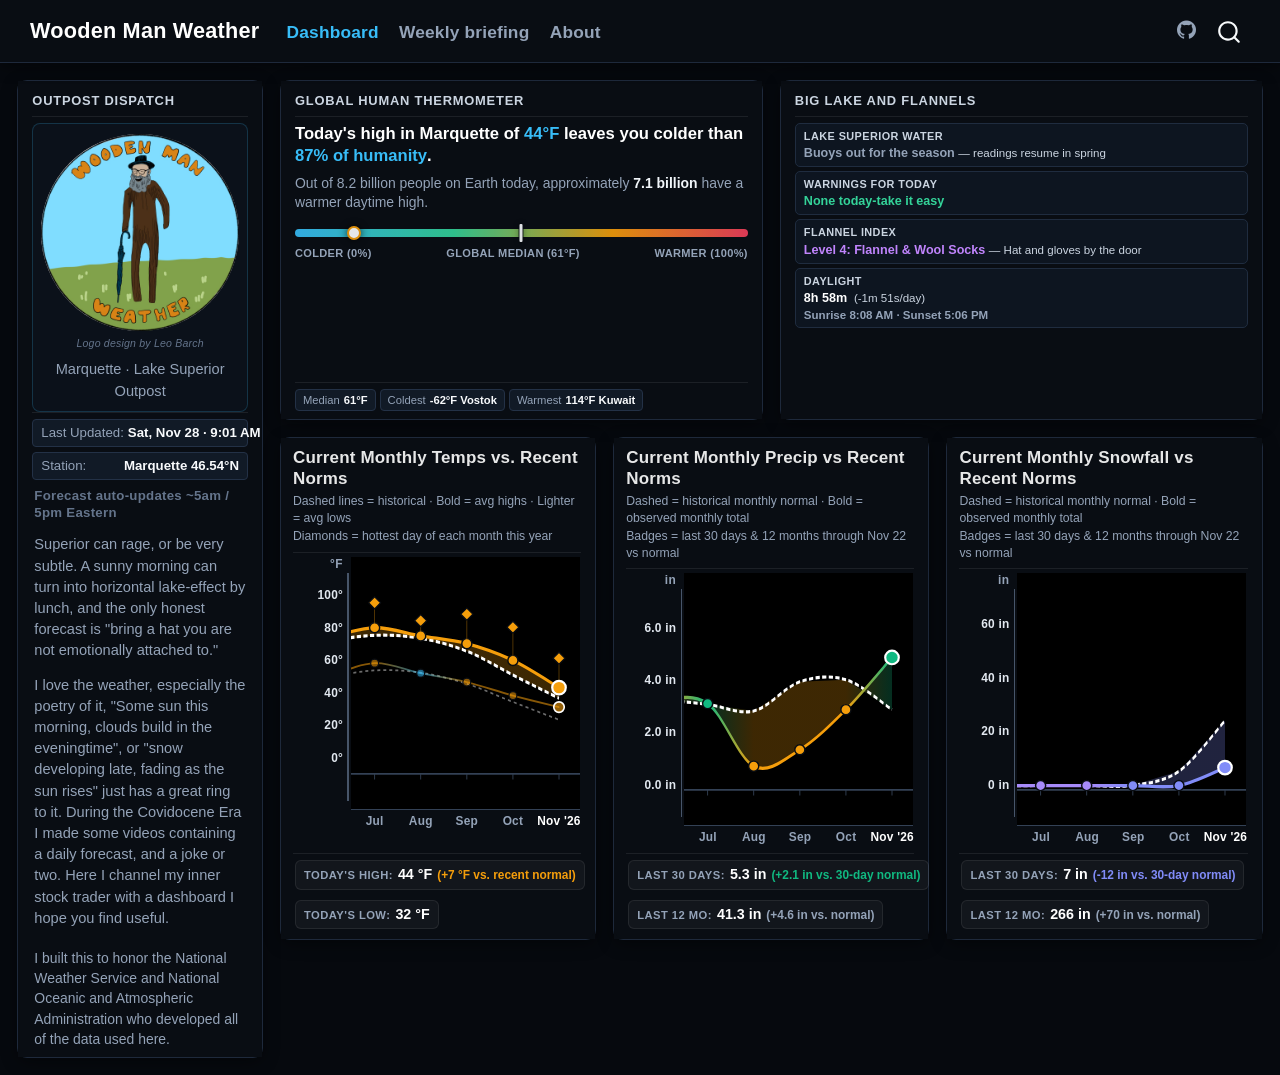
<file: docs/index.html>
<!DOCTYPE html>
<html xmlns="http://www.w3.org/1999/xhtml" lang="en" xml:lang="en"><head>

<meta charset="utf-8">
<meta name="generator" content="quarto-1.7.32">

<meta name="viewport" content="width=device-width, initial-scale=1.0, user-scalable=yes">


<title>Wooden Man Weather</title>
<style>
code{white-space: pre-wrap;}
span.smallcaps{font-variant: small-caps;}
div.columns{display: flex; gap: min(4vw, 1.5em);}
div.column{flex: auto; overflow-x: auto;}
div.hanging-indent{margin-left: 1.5em; text-indent: -1.5em;}
ul.task-list{list-style: none;}
ul.task-list li input[type="checkbox"] {
  width: 0.8em;
  margin: 0 0.8em 0.2em -1em; /* quarto-specific, see https://github.com/quarto-dev/quarto-cli/issues/4556 */ 
  vertical-align: middle;
}
</style>


<script src="site_libs/quarto-nav/quarto-nav.js"></script>
<script src="site_libs/quarto-nav/headroom.min.js"></script>
<script src="site_libs/clipboard/clipboard.min.js"></script>
<script src="site_libs/quarto-search/autocomplete.umd.js"></script>
<script src="site_libs/quarto-search/fuse.min.js"></script>
<script src="site_libs/quarto-search/quarto-search.js"></script>
<meta name="quarto:offset" content="./">
<script src="site_libs/quarto-html/quarto.js" type="module"></script>
<script src="site_libs/quarto-html/tabsets/tabsets.js" type="module"></script>
<script src="site_libs/quarto-html/popper.min.js"></script>
<script src="site_libs/quarto-html/tippy.umd.min.js"></script>
<script src="site_libs/quarto-html/anchor.min.js"></script>
<link href="site_libs/quarto-html/tippy.css" rel="stylesheet">
<link href="site_libs/quarto-html/quarto-syntax-highlighting-37eea08aefeeee20ff55810ff984fec1.css" rel="stylesheet" class="quarto-color-scheme" id="quarto-text-highlighting-styles">
<link href="site_libs/quarto-html/quarto-syntax-highlighting-dark-2fef5ea3f8957b3e4ecc936fc74692ca.css" rel="stylesheet" class="quarto-color-scheme quarto-color-alternate" id="quarto-text-highlighting-styles">
<link href="site_libs/quarto-html/quarto-syntax-highlighting-37eea08aefeeee20ff55810ff984fec1.css" rel="stylesheet" class="quarto-color-scheme-extra" id="quarto-text-highlighting-styles">
<script src="site_libs/bootstrap/bootstrap.min.js"></script>
<link href="site_libs/bootstrap/bootstrap-icons.css" rel="stylesheet">
<link href="site_libs/bootstrap/bootstrap-cb31818e37ed637ae0731d49b212a580.min.css" rel="stylesheet" append-hash="true" class="quarto-color-scheme" id="quarto-bootstrap" data-mode="dark">
<link href="site_libs/bootstrap/bootstrap-dark-cb31818e37ed637ae0731d49b212a580.min.css" rel="stylesheet" append-hash="true" class="quarto-color-scheme quarto-color-alternate" id="quarto-bootstrap" data-mode="dark">
<link href="site_libs/bootstrap/bootstrap-cb31818e37ed637ae0731d49b212a580.min.css" rel="stylesheet" append-hash="true" class="quarto-color-scheme-extra" id="quarto-bootstrap" data-mode="dark">
<script src="site_libs/quarto-dashboard/quarto-dashboard.js"></script>
<script src="site_libs/quarto-dashboard/stickythead.js"></script>



<script src="site_libs/quarto-dashboard/web-components.js" type="module"></script>
<script src="site_libs/quarto-dashboard/components.js"></script>

<script id="quarto-search-options" type="application/json">{
  "location": "navbar",
  "copy-button": false,
  "collapse-after": 3,
  "panel-placement": "end",
  "type": "overlay",
  "limit": 50,
  "keyboard-shortcut": [
    "f",
    "/",
    "s"
  ],
  "show-item-context": false,
  "language": {
    "search-no-results-text": "No results",
    "search-matching-documents-text": "matching documents",
    "search-copy-link-title": "Copy link to search",
    "search-hide-matches-text": "Hide additional matches",
    "search-more-match-text": "more match in this document",
    "search-more-matches-text": "more matches in this document",
    "search-clear-button-title": "Clear",
    "search-text-placeholder": "",
    "search-detached-cancel-button-title": "Cancel",
    "search-submit-button-title": "Submit",
    "search-label": "Search"
  }
}</script>


<link rel="stylesheet" href="styles/outpost-layout.css">
<link rel="stylesheet" href="styles/fit-scroll.css">
</head>

<body class="quarto-dashboard nav-fixed dashboard-fill fullcontent quarto-light">


<div id="quarto-search-results"></div>
  <header id="quarto-header" class="headroom fixed-top">
    <nav class="navbar navbar-expand-lg " data-bs-theme="dark">
      <div class="navbar-container container-fluid">
      <div class="navbar-brand-container mx-auto">
    <a class="navbar-brand" href="./index.html">
    <span class="navbar-title">Wooden Man Weather</span>
    </a>
  </div>
            <div id="quarto-search" class="" title="Search"></div>
          <button class="navbar-toggler" type="button" data-bs-toggle="collapse" data-bs-target="#navbarCollapse" aria-controls="navbarCollapse" role="menu" aria-expanded="false" aria-label="Toggle navigation" onclick="if (window.quartoToggleHeadroom) { window.quartoToggleHeadroom(); }">
  <span class="navbar-toggler-icon"></span>
</button>
          <div class="collapse navbar-collapse" id="navbarCollapse">
            <ul class="navbar-nav navbar-nav-scroll me-auto">
  <li class="nav-item">
    <a class="nav-link active" href="./index.html" aria-current="page"> 
<span class="menu-text">Dashboard</span></a>
  </li>  
  <li class="nav-item">
    <a class="nav-link" href="./monday.html"> 
<span class="menu-text">Weekly briefing</span></a>
  </li>  
  <li class="nav-item">
    <a class="nav-link" href="./about.html"> 
<span class="menu-text">About</span></a>
  </li>  
</ul>
            <ul class="navbar-nav navbar-nav-scroll ms-auto">
  <li class="nav-item compact">
    <a class="nav-link" href="https://github.com/rswaty/woodenmanweather"> <i class="bi bi-github" role="img" aria-label="GitHub repository">
</i> 
<span class="menu-text"></span></a>
  </li>  
</ul>
          </div> <!-- /navcollapse -->
            <div class="quarto-navbar-tools">
</div>
      </div> <!-- /container-fluid -->
    </nav>
<header id="quarto-dashboard-header">
<nav class="navbar navbar-expand-md slim" data-bs-theme="dark">
  <div class="navbar-container container-fluid">
    <button class="navbar-toggler hidden" type="button" data-bs-toggle="collapse" data-bs-target="#dashboard-collapse" aria-controls="dashboard-collapse" aria-expanded="false" aria-label="Toggle navigation">
      <span class="navbar-toggler-icon"></span>
    </button>    


    <div class="navbar-brand-container">       

      <div class="navbar-title">
        <div class="navbar-title-text"><a href="#">Wooden Man Weather</a></div>
        <div class="navbar-subtitle">Marquette &amp; the central U.P.</div>
        
      </div>
    </div>
</div>
</nav>
</header></header>
<!-- content -->
<div id="quarto-content" class="quarto-container page-layout-custom page-navbar quarto-dashboard-content bslib-gap-spacing html-fill-container bslib-page-fill">
<!-- sidebar -->
<!-- margin-sidebar -->
<!-- main -->

<div class="bslib-grid-item html-fill-item bslib-grid" data-layout="fill" style="display: grid; grid-template-columns: minmax(3em, 20fr) minmax(3em, 80fr);
grid-auto-rows: minmax(0, 1fr);">
<div class="bslib-grid" style="display: grid; grid-template-rows: minmax(3em, 1fr); grid-auto-columns: minmax(0, 1fr);">
<div class="bslib-grid" style="display: grid; grid-template-columns: minmax(3em, 1fr);
grid-auto-rows: minmax(0, 1fr);">
<div class="card cell bslib-card html-fill-container" data-bslib-card-init="" data-require-bs-caller="card()" data-full-screen="false">
<div class="card-body html-fill-item html-fill-container">
<div class="cell-output-display html-fill-item html-fill-container">
<div class="wmw-outpost-card wmw-sidebar-card html-fill-item html-fill-container">
  <div class="wmw-op-header html-fill-item html-fill-container">
    <span class="wmw-op-title">Outpost Dispatch</span>
  </div>
  
  <div class="wmw-op-body html-fill-item html-fill-container" style="justify-content: flex-start; gap: 12px;">
    <div class="wmw-logo-box html-fill-item html-fill-container">
      <img class="wmw-logo-img" src="images/logo.jpg" alt="Wooden Man Weather logo">
      <div class="wmw-logo-credit html-fill-item html-fill-container">Logo design by Leo Barch</div>
      <div class="wmw-logo-sub html-fill-item html-fill-container">Marquette · Lake Superior Outpost</div>
    </div>
  </div>

  <div class="wmw-op-footer wmw-sidebar-footer html-fill-item html-fill-container">
    <div class="wmw-stat-pill html-fill-item html-fill-container">Last Updated: <strong>Sat, Nov 28 · 9:01 AM EST</strong></div>
    <div class="wmw-stat-pill html-fill-item html-fill-container">Station: <strong>Marquette 46.54°N</strong></div>
    <div class="wmw-update-note html-fill-item html-fill-container">Forecast auto-updates ~5am / 5pm Eastern</div>
    <div class="wmw-dispatch-blurb html-fill-item html-fill-container">Superior can rage, or be very subtle. A sunny morning can turn into horizontal lake-effect by lunch, and the only honest forecast is "bring a hat you are not emotionally attached to."</div>
    <div class="wmw-dispatch-blurb html-fill-item html-fill-container">I love the weather, especially the poetry of it, "Some sun this morning, clouds build in the eveningtime", or "snow developing late, fading as the sun rises" just has a great ring to it.  During the Covidocene Era I made some videos containing a daily forecast, and a joke or two.  Here I channel my inner stock trader with a dashboard I hope you find useful.</div>
    <div class="wmw-honor-note html-fill-item html-fill-container">I built this to honor the National Weather Service and National Oceanic and Atmospheric Administration who developed all of the data used here.</div>
  </div>
</div>
</div>
</div>
<bslib-tooltip placement="auto" bsoptions="[]" data-require-bs-version="5" data-require-bs-caller="tooltip()">
    <template>Expand</template>
    <span class="bslib-full-screen-enter badge rounded-pill">
        <svg xmlns="http://www.w3.org/2000/svg" viewbox="0 0 24 24" style="height:1em;width:1em;" aria-hidden="true" role="img"><path d="M20 5C20 4.4 19.6 4 19 4H13C12.4 4 12 3.6 12 3C12 2.4 12.4 2 13 2H21C21.6 2 22 2.4 22 3V11C22 11.6 21.6 12 21 12C20.4 12 20 11.6 20 11V5ZM4 19C4 19.6 4.4 20 5 20H11C11.6 20 12 20.4 12 21C12 21.6 11.6 22 11 22H3C2.4 22 2 21.6 2 21V13C2 12.4 2.4 12 3 12C3.6 12 4 12.4 4 13V19Z"></path></svg>
    </span>
</bslib-tooltip><script data-bslib-card-init="">bslib.Card.initializeAllCards();</script></div>
</div>
</div><div class="bslib-grid" style="display: grid; grid-template-rows: minmax(3em, 1fr) minmax(3em, 1fr); grid-auto-columns: minmax(0, 1fr);">
<div class="bslib-grid" style="display: grid; grid-template-columns: minmax(3em, 1fr) minmax(3em, 1fr);
grid-auto-rows: minmax(0, 1fr);">
<div class="bslib-grid" style="display: grid; grid-template-rows: minmax(3em, 1fr); grid-auto-columns: minmax(0, 1fr);">
<div class="card cell bslib-card html-fill-container" data-bslib-card-init="" data-require-bs-caller="card()" data-full-screen="false">
<div class="card-body html-fill-item html-fill-container">
<div class="cell-output-display html-fill-item html-fill-container">
<div class="wmw-outpost-card html-fill-item html-fill-container">
  <div class="wmw-op-header html-fill-item html-fill-container">
    <span class="wmw-op-title">Global Human Thermometer</span>
  </div>
  <div class="wmw-op-body html-fill-item html-fill-container">
    <div class="wmw-human-headline html-fill-item html-fill-container">Today's high in Marquette of <span class="wmw-hl-cold">44°F</span> leaves you colder than <span class="wmw-hl-cold">87% of humanity</span>.</div>
    <div class="wmw-human-sub html-fill-item html-fill-container">Out of 8.2 billion people on Earth today, approximately <strong>7.1 billion</strong> have a warmer daytime high.</div>
    
    <div class="wmw-earth-bar-shell html-fill-item html-fill-container">
      <div class="wmw-earth-bar-track html-fill-item html-fill-container">
        <div class="wmw-earth-bar-median html-fill-item html-fill-container" style="left: 50%;" title="Global Median 61°F"></div>
        <div class="wmw-earth-bar-pin html-fill-item html-fill-container" style="left: 13%; border-color: #38bdf8;"></div>
      </div>
      <div class="wmw-earth-bar-labels html-fill-item html-fill-container">
        <span>Colder (0%)</span>
        <span>Global Median (61°F)</span>
        <span>Warmer (100%)</span>
      </div>
    </div>
  </div>
  <div class="wmw-op-footer html-fill-item html-fill-container">
    <div class="wmw-stat-pill html-fill-item html-fill-container">Median <strong>61°F</strong></div>
    <div class="wmw-stat-pill html-fill-item html-fill-container">Coldest <strong>-62°F Vostok</strong></div>
    <div class="wmw-stat-pill html-fill-item html-fill-container">Warmest <strong>114°F Kuwait</strong></div>
  </div>
</div>
</div>
</div>
<bslib-tooltip placement="auto" bsoptions="[]" data-require-bs-version="5" data-require-bs-caller="tooltip()">
    <template>Expand</template>
    <span class="bslib-full-screen-enter badge rounded-pill">
        <svg xmlns="http://www.w3.org/2000/svg" viewbox="0 0 24 24" style="height:1em;width:1em;" aria-hidden="true" role="img"><path d="M20 5C20 4.4 19.6 4 19 4H13C12.4 4 12 3.6 12 3C12 2.4 12.4 2 13 2H21C21.6 2 22 2.4 22 3V11C22 11.6 21.6 12 21 12C20.4 12 20 11.6 20 11V5ZM4 19C4 19.6 4.4 20 5 20H11C11.6 20 12 20.4 12 21C12 21.6 11.6 22 11 22H3C2.4 22 2 21.6 2 21V13C2 12.4 2.4 12 3 12C3.6 12 4 12.4 4 13V19Z"></path></svg>
    </span>
</bslib-tooltip><script data-bslib-card-init="">bslib.Card.initializeAllCards();</script></div>
</div><div class="bslib-grid" style="display: grid; grid-template-rows: minmax(3em, 1fr); grid-auto-columns: minmax(0, 1fr);">
<div class="card cell bslib-card html-fill-container" data-bslib-card-init="" data-require-bs-caller="card()" data-full-screen="false">
<div class="card-body html-fill-item html-fill-container">
<div class="cell-output-display html-fill-item html-fill-container">
<div class="wmw-outpost-card html-fill-item html-fill-container">
  <div class="wmw-op-header html-fill-item html-fill-container">
    <span class="wmw-op-title">Big Lake and Flannels</span>
  </div>
  <div class="wmw-op-body html-fill-item html-fill-container">
    <div class="wmw-gauge-list html-fill-item html-fill-container">
      <div class="wmw-gauge-item html-fill-item html-fill-container"><span class="wmw-gauge-label">Lake Superior Water</span><span class="wmw-gauge-val"><strong style="color: #94a3b8;">Buoys out for the season</strong> <span class="wmw-gauge-sub">— readings resume in spring</span></span></div>
      <div class="wmw-gauge-item html-fill-item html-fill-container"><span class="wmw-gauge-label">Warnings for today</span><span class="wmw-gauge-val"><strong style="color: #34d399;">None today-take it easy</strong></span></div>
      <div class="wmw-gauge-item html-fill-item html-fill-container"><span class="wmw-gauge-label">Flannel Index</span><span class="wmw-gauge-val"><strong style="color: #c084fc;">Level 4: Flannel &amp; Wool Socks</strong> <span class="wmw-gauge-sub">— Hat and gloves by the door</span></span></div>
      <div class="wmw-gauge-item html-fill-item html-fill-container"><span class="wmw-gauge-label">Daylight</span><span class="wmw-gauge-val"><strong style="color: #ffffff;">8h 58m</strong> <span class="wmw-gauge-sub" style="color: #fca5a5; font-weight: 600;">&nbsp;(-1m 51s/day)</span><span class="wmw-gauge-note">Sunrise 8:08 AM · Sunset 5:06 PM</span></span></div>
    </div>
  </div>
</div>
</div>
</div>
<bslib-tooltip placement="auto" bsoptions="[]" data-require-bs-version="5" data-require-bs-caller="tooltip()">
    <template>Expand</template>
    <span class="bslib-full-screen-enter badge rounded-pill">
        <svg xmlns="http://www.w3.org/2000/svg" viewbox="0 0 24 24" style="height:1em;width:1em;" aria-hidden="true" role="img"><path d="M20 5C20 4.4 19.6 4 19 4H13C12.4 4 12 3.6 12 3C12 2.4 12.4 2 13 2H21C21.6 2 22 2.4 22 3V11C22 11.6 21.6 12 21 12C20.4 12 20 11.6 20 11V5ZM4 19C4 19.6 4.4 20 5 20H11C11.6 20 12 20.4 12 21C12 21.6 11.6 22 11 22H3C2.4 22 2 21.6 2 21V13C2 12.4 2.4 12 3 12C3.6 12 4 12.4 4 13V19Z"></path></svg>
    </span>
</bslib-tooltip><script data-bslib-card-init="">bslib.Card.initializeAllCards();</script></div>
</div>
</div>
<div class="bslib-grid" style="display: grid; grid-template-columns: minmax(3em, 1fr) minmax(3em, 1fr) minmax(3em, 1fr);
grid-auto-rows: minmax(0, 1fr);">
<div class="bslib-grid" style="display: grid; grid-template-rows: minmax(3em, 1fr); grid-auto-columns: minmax(0, 1fr);">
<div class="card cell bslib-card html-fill-container" data-bslib-card-init="" data-require-bs-caller="card()" data-full-screen="false">
<div class="card-body html-fill-item html-fill-container">
<div class="cell-output-display html-fill-item html-fill-container">
<div class="wmw-chart-card html-fill-item html-fill-container" id="wmw-chart-temperature" data-metric="temperature">
<div class="wmw-chart-header html-fill-item html-fill-container">
<h4 class="wmw-chart-title">Current Monthly Temps vs. Recent Norms</h4>
<div class="wmw-chart-subtitle html-fill-item html-fill-container">Dashed lines = historical · Bold = avg highs · Lighter = avg lows<span class="wmw-chart-subtitle-line">Diamonds = hottest day of each month this year</span></div>
</div>
<div class="wmw-chart-main html-fill-item html-fill-container">
<div class="wmw-y-axis-pane html-fill-item html-fill-container">
<div class="wmw-y-axis-track html-fill-item html-fill-container">
  <div class="wmw-y-unit html-fill-item html-fill-container">°F</div>
  <div class="wmw-y-spine html-fill-item html-fill-container"></div>
  <div class="wmw-y-label html-fill-item html-fill-container" style="top:80.28%;">0°</div>
  <div class="wmw-y-label html-fill-item html-fill-container" style="top:67.34%;">20°</div>
  <div class="wmw-y-label html-fill-item html-fill-container" style="top:54.39%;">40°</div>
  <div class="wmw-y-label html-fill-item html-fill-container" style="top:41.45%;">60°</div>
  <div class="wmw-y-label html-fill-item html-fill-container" style="top:28.51%;">80°</div>
  <div class="wmw-y-label html-fill-item html-fill-container" style="top:15.56%;">100°</div>
</div>
</div>
<div class="wmw-viewport-shell html-fill-item html-fill-container">
<div class="wmw-viewport html-fill-item html-fill-container" id="wmw-chart-temperature-viewport" tabindex="0">
<div class="wmw-canvas-wrap html-fill-item html-fill-container" id="wmw-chart-temperature-canvas" style="width: 135%; min-width: 540px;">
<div class="wmw-plot-frame html-fill-item html-fill-container">
<svg class="wmw-svg" viewbox="0 0 900 230" preserveaspectratio="none">
<defs>
<lineargradient id="grad-line-temperature" x1="0%" y1="0%" x2="100%" y2="0%">
<stop offset="0%" stop-color="#38bdf8"></stop>
<stop offset="9.1%" stop-color="#38bdf8"></stop>
<stop offset="18.2%" stop-color="#f59e0b"></stop>
<stop offset="27.3%" stop-color="#f59e0b"></stop>
<stop offset="36.4%" stop-color="#f59e0b"></stop>
<stop offset="45.5%" stop-color="#38bdf8"></stop>
<stop offset="54.5%" stop-color="#f59e0b"></stop>
<stop offset="63.6%" stop-color="#f59e0b"></stop>
<stop offset="72.7%" stop-color="#f59e0b"></stop>
<stop offset="81.8%" stop-color="#f59e0b"></stop>
<stop offset="90.9%" stop-color="#f59e0b"></stop>
<stop offset="100%" stop-color="#f59e0b"></stop>
</lineargradient>
<lineargradient id="grad-area-temperature" x1="0%" y1="0%" x2="100%" y2="0%">
<stop offset="0%" stop-color="#38bdf8" stop-opacity="0.25"></stop>
<stop offset="9.1%" stop-color="#38bdf8" stop-opacity="0.25"></stop>
<stop offset="18.2%" stop-color="#f59e0b" stop-opacity="0.25"></stop>
<stop offset="27.3%" stop-color="#f59e0b" stop-opacity="0.25"></stop>
<stop offset="36.4%" stop-color="#f59e0b" stop-opacity="0.25"></stop>
<stop offset="45.5%" stop-color="#38bdf8" stop-opacity="0.25"></stop>
<stop offset="54.5%" stop-color="#f59e0b" stop-opacity="0.25"></stop>
<stop offset="63.6%" stop-color="#f59e0b" stop-opacity="0.25"></stop>
<stop offset="72.7%" stop-color="#f59e0b" stop-opacity="0.25"></stop>
<stop offset="81.8%" stop-color="#f59e0b" stop-opacity="0.25"></stop>
<stop offset="90.9%" stop-color="#f59e0b" stop-opacity="0.25"></stop>
<stop offset="100%" stop-color="#f59e0b" stop-opacity="0.25"></stop>
</lineargradient>
<lineargradient id="grad-low-line-temperature" x1="0%" y1="0%" x2="100%" y2="0%">
<stop offset="0%" stop-color="#38bdf8"></stop>
<stop offset="9.1%" stop-color="#38bdf8"></stop>
<stop offset="18.2%" stop-color="#f59e0b"></stop>
<stop offset="27.3%" stop-color="#f59e0b"></stop>
<stop offset="36.4%" stop-color="#f59e0b"></stop>
<stop offset="45.5%" stop-color="#38bdf8"></stop>
<stop offset="54.5%" stop-color="#f59e0b"></stop>
<stop offset="63.6%" stop-color="#f59e0b"></stop>
<stop offset="72.7%" stop-color="#38bdf8"></stop>
<stop offset="81.8%" stop-color="#f59e0b"></stop>
<stop offset="90.9%" stop-color="#f59e0b"></stop>
<stop offset="100%" stop-color="#f59e0b"></stop>
</lineargradient>
</defs>
<rect x="0" y="0" width="900" height="230" class="wmw-bg-rect"></rect>

<!-- Light shading strictly between current observed and historical high lines -->
<path d="M 20 150.7 C 32.8 152.2, 71.2 160.6, 96.8 159.3 C 122.4 158, 148 147.6, 173.6 143.1 C 199.2 138.5, 224.8 137, 250.5 132 C 276.1 127.1, 301.7 119.8, 327.3 113.4 C 352.9 107, 378.5 99.9, 404.1 93.4 C 429.7 86.9, 455.3 79.2, 480.9 74.4 C 506.5 69.6, 532.1 65, 557.7 64.6 C 583.3 64.2, 608.9 69.5, 634.5 72 C 660.2 74.4, 685.8 75.4, 711.4 79.1 C 737 82.8, 762.6 87.7, 788.2 94.4 C 813.8 101.1, 852.2 115, 865 119.2 L 865 129 L 788.2 107.7 L 711.4 86 L 634.5 74.2 L 557.7 71.5 L 480.9 77.8 L 404.1 92.8 L 327.3 115.4 L 250.5 132.7 L 173.6 147.6 L 96.8 152.6 L 20 145.1 Z" fill="url(#grad-area-temperature)" class="wmw-area-divergence"></path>

<!-- Historical lows: lighter dashed white -->
<path d="M 20 164 C 32.8 165.6, 71.2 172.2, 96.8 173.9 C 122.4 175.7, 148 176.5, 173.6 174.5 C 199.2 172.6, 224.8 167.2, 250.5 162.2 C 276.1 157.1, 301.7 150.4, 327.3 144.3 C 352.9 138.2, 378.5 131.3, 404.1 125.7 C 429.7 120.1, 455.3 114.4, 480.9 110.7 C 506.5 107, 532.1 104.4, 557.7 103.5 C 583.3 102.7, 608.9 103.6, 634.5 105.6 C 660.2 107.6, 685.8 111.3, 711.4 115.7 C 737 120.2, 762.6 126.8, 788.2 132.3 C 813.8 137.7, 852.2 145.9, 865 148.6" stroke="#ffffff" stroke-width="1.6" stroke-dasharray="5 5" opacity="0.42" fill="none" class="wmw-low-normal-line"></path>

<!-- Observed lows: lighter divergence stroke -->
<path d="M 20 170.6 C 32.8 171.8, 71.2 177.9, 96.8 177.7 C 122.4 177.4, 148 172.3, 173.6 169.1 C 199.2 165.8, 224.8 162.8, 250.5 158.3 C 276.1 153.8, 301.7 146.9, 327.3 142.1 C 352.9 137.4, 378.5 135.2, 404.1 129.8 C 429.7 124.4, 455.3 115.3, 480.9 109.8 C 506.5 104.3, 532.1 97.6, 557.7 96.9 C 583.3 96.3, 608.9 103.1, 634.5 106 C 660.2 108.9, 685.8 110.8, 711.4 114.2 C 737 117.7, 762.6 122.7, 788.2 126.5 C 813.8 130.2, 852.2 135.3, 865 137" stroke="url(#grad-low-line-temperature)" stroke-width="1.7" stroke-linecap="round" stroke-linejoin="round" opacity="0.55" fill="none" class="wmw-low-obs-line"></path>

<!-- Historical highs: crisp white and slightly wider (stroke-width 2.6) -->
<path d="M 20 145.1 C 32.8 146.3, 71.2 152.2, 96.8 152.6 C 122.4 153.1, 148 150.9, 173.6 147.6 C 199.2 144.3, 224.8 138.1, 250.5 132.7 C 276.1 127.3, 301.7 122.1, 327.3 115.4 C 352.9 108.8, 378.5 99.1, 404.1 92.8 C 429.7 86.5, 455.3 81.3, 480.9 77.8 C 506.5 74.2, 532.1 72.1, 557.7 71.5 C 583.3 70.9, 608.9 71.8, 634.5 74.2 C 660.2 76.6, 685.8 80.4, 711.4 86 C 737 91.5, 762.6 100.5, 788.2 107.7 C 813.8 114.9, 852.2 125.4, 865 129" stroke="#ffffff" stroke-width="2.6" stroke-dasharray="6 4" opacity="0.95" fill="none" class="wmw-normal-line"></path>

<!-- Observed monthly-average highs -->
<path d="M 20 150.7 C 32.8 152.2, 71.2 160.6, 96.8 159.3 C 122.4 158, 148 147.6, 173.6 143.1 C 199.2 138.5, 224.8 137, 250.5 132 C 276.1 127.1, 301.7 119.8, 327.3 113.4 C 352.9 107, 378.5 99.9, 404.1 93.4 C 429.7 86.9, 455.3 79.2, 480.9 74.4 C 506.5 69.6, 532.1 65, 557.7 64.6 C 583.3 64.2, 608.9 69.5, 634.5 72 C 660.2 74.4, 685.8 75.4, 711.4 79.1 C 737 82.8, 762.6 87.7, 788.2 94.4 C 813.8 101.1, 852.2 115, 865 119.2" stroke="url(#grad-line-temperature)" stroke-width="2.8" stroke-linecap="round" stroke-linejoin="round" fill="none" class="wmw-obs-line"></path>

<!-- X-Axis baseline and month tick marks -->
<line x1="0" y1="198" x2="900" y2="198" stroke="#334155" stroke-width="1.5"></line>
<line x1="20" y1="198" x2="20" y2="203" stroke="#334155" stroke-width="1.5"></line>
<line x1="96.8" y1="198" x2="96.8" y2="203" stroke="#334155" stroke-width="1.5"></line>
<line x1="173.6" y1="198" x2="173.6" y2="203" stroke="#334155" stroke-width="1.5"></line>
<line x1="250.5" y1="198" x2="250.5" y2="203" stroke="#334155" stroke-width="1.5"></line>
<line x1="327.3" y1="198" x2="327.3" y2="203" stroke="#334155" stroke-width="1.5"></line>
<line x1="404.1" y1="198" x2="404.1" y2="203" stroke="#334155" stroke-width="1.5"></line>
<line x1="480.9" y1="198" x2="480.9" y2="203" stroke="#334155" stroke-width="1.5"></line>
<line x1="557.7" y1="198" x2="557.7" y2="203" stroke="#334155" stroke-width="1.5"></line>
<line x1="634.5" y1="198" x2="634.5" y2="203" stroke="#334155" stroke-width="1.5"></line>
<line x1="711.4" y1="198" x2="711.4" y2="203" stroke="#334155" stroke-width="1.5"></line>
<line x1="788.2" y1="198" x2="788.2" y2="203" stroke="#334155" stroke-width="1.5"></line>
<line x1="865" y1="198" x2="865" y2="203" stroke="#334155" stroke-width="1.5"></line>

<!-- Mean-high markers -->
<g class="wmw-markers-group">
<circle cx="20" cy="150.7" r="4.6" fill="#38bdf8" stroke="#090d13" stroke-width="1.3" class="wmw-dot"></circle>
<circle cx="20" cy="170.6" r="3.6" fill="#38bdf8" fill-opacity="0.55" stroke="#090d13" stroke-width="1.1" class="wmw-low-dot"></circle>
<circle cx="96.8" cy="159.3" r="4.6" fill="#38bdf8" stroke="#090d13" stroke-width="1.3" class="wmw-dot"></circle>
<circle cx="96.8" cy="177.7" r="3.6" fill="#38bdf8" fill-opacity="0.55" stroke="#090d13" stroke-width="1.1" class="wmw-low-dot"></circle>
<circle cx="173.6" cy="143.1" r="4.6" fill="#f59e0b" stroke="#090d13" stroke-width="1.3" class="wmw-dot"></circle>
<circle cx="173.6" cy="169.1" r="3.6" fill="#f59e0b" fill-opacity="0.55" stroke="#090d13" stroke-width="1.1" class="wmw-low-dot"></circle>
<circle cx="250.5" cy="132" r="4.6" fill="#f59e0b" stroke="#090d13" stroke-width="1.3" class="wmw-dot"></circle>
<circle cx="250.5" cy="158.3" r="3.6" fill="#f59e0b" fill-opacity="0.55" stroke="#090d13" stroke-width="1.1" class="wmw-low-dot"></circle>
<circle cx="327.3" cy="113.4" r="4.6" fill="#f59e0b" stroke="#090d13" stroke-width="1.3" class="wmw-dot"></circle>
<circle cx="327.3" cy="142.1" r="3.6" fill="#f59e0b" fill-opacity="0.55" stroke="#090d13" stroke-width="1.1" class="wmw-low-dot"></circle>
<circle cx="404.1" cy="93.4" r="4.6" fill="#38bdf8" stroke="#090d13" stroke-width="1.3" class="wmw-dot"></circle>
<circle cx="404.1" cy="129.8" r="3.6" fill="#38bdf8" fill-opacity="0.55" stroke="#090d13" stroke-width="1.1" class="wmw-low-dot"></circle>
<circle cx="480.9" cy="74.4" r="4.6" fill="#f59e0b" stroke="#090d13" stroke-width="1.3" class="wmw-dot"></circle>
<circle cx="480.9" cy="109.8" r="3.6" fill="#f59e0b" fill-opacity="0.55" stroke="#090d13" stroke-width="1.1" class="wmw-low-dot"></circle>
<circle cx="557.7" cy="64.6" r="4.6" fill="#f59e0b" stroke="#090d13" stroke-width="1.3" class="wmw-dot"></circle>
<circle cx="557.7" cy="96.9" r="3.6" fill="#f59e0b" fill-opacity="0.55" stroke="#090d13" stroke-width="1.1" class="wmw-low-dot"></circle>
<circle cx="634.5" cy="72" r="4.6" fill="#f59e0b" stroke="#090d13" stroke-width="1.3" class="wmw-dot"></circle>
<circle cx="634.5" cy="106" r="3.6" fill="#38bdf8" fill-opacity="0.55" stroke="#090d13" stroke-width="1.1" class="wmw-low-dot"></circle>
<circle cx="711.4" cy="79.1" r="4.6" fill="#f59e0b" stroke="#090d13" stroke-width="1.3" class="wmw-dot"></circle>
<circle cx="711.4" cy="114.2" r="3.6" fill="#f59e0b" fill-opacity="0.55" stroke="#090d13" stroke-width="1.1" class="wmw-low-dot"></circle>
<circle cx="788.2" cy="94.4" r="4.6" fill="#f59e0b" stroke="#090d13" stroke-width="1.3" class="wmw-dot"></circle>
<circle cx="788.2" cy="126.5" r="3.6" fill="#f59e0b" fill-opacity="0.55" stroke="#090d13" stroke-width="1.1" class="wmw-low-dot"></circle>
</g>
<g class="wmw-max-group">
<line x1="20" y1="150.7" x2="20" y2="126.6" stroke="#f59e0b" stroke-width="1.2" stroke-opacity="0.45"></line>
<polygon points="20,121.1 25.5,126.6 20,132.1 14.5,126.6" fill="#f59e0b" stroke="#090d13" stroke-width="1.1" class="wmw-max-dot" data-cx="20" data-cy="126.6"></polygon>
<line x1="96.8" y1="159.3" x2="96.8" y2="131.1" stroke="#f59e0b" stroke-width="1.2" stroke-opacity="0.45"></line>
<polygon points="96.8,125.6 102.3,131.1 96.8,136.6 91.3,131.1" fill="#f59e0b" stroke="#090d13" stroke-width="1.1" class="wmw-max-dot" data-cx="96.8" data-cy="131.1"></polygon>
<line x1="173.6" y1="143.1" x2="173.6" y2="113.2" stroke="#f59e0b" stroke-width="1.2" stroke-opacity="0.45"></line>
<polygon points="173.6,107.7 179.1,113.2 173.6,118.7 168.1,113.2" fill="#f59e0b" stroke="#090d13" stroke-width="1.1" class="wmw-max-dot" data-cx="173.6" data-cy="113.2"></polygon>
<line x1="250.5" y1="132" x2="250.5" y2="104.3" stroke="#f59e0b" stroke-width="1.2" stroke-opacity="0.45"></line>
<polygon points="250.5,98.8 256,104.3 250.5,109.8 245,104.3" fill="#f59e0b" stroke="#090d13" stroke-width="1.1" class="wmw-max-dot" data-cx="250.5" data-cy="104.3"></polygon>
<line x1="327.3" y1="113.4" x2="327.3" y2="73" stroke="#f59e0b" stroke-width="1.2" stroke-opacity="0.45"></line>
<polygon points="327.3,67.5 332.8,73 327.3,78.5 321.8,73" fill="#f59e0b" stroke="#090d13" stroke-width="1.1" class="wmw-max-dot" data-cx="327.3" data-cy="73"></polygon>
<line x1="404.1" y1="93.4" x2="404.1" y2="59.6" stroke="#f59e0b" stroke-width="1.2" stroke-opacity="0.45"></line>
<polygon points="404.1,54.1 409.6,59.6 404.1,65.1 398.6,59.6" fill="#f59e0b" stroke="#090d13" stroke-width="1.1" class="wmw-max-dot" data-cx="404.1" data-cy="59.6"></polygon>
<line x1="480.9" y1="74.4" x2="480.9" y2="52.2" stroke="#f59e0b" stroke-width="1.2" stroke-opacity="0.45"></line>
<polygon points="480.9,46.7 486.4,52.2 480.9,57.7 475.4,52.2" fill="#f59e0b" stroke="#090d13" stroke-width="1.1" class="wmw-max-dot" data-cx="480.9" data-cy="52.2"></polygon>
<line x1="557.7" y1="64.6" x2="557.7" y2="41.8" stroke="#f59e0b" stroke-width="1.2" stroke-opacity="0.45"></line>
<polygon points="557.7,36.3 563.2,41.8 557.7,47.3 552.2,41.8" fill="#f59e0b" stroke="#090d13" stroke-width="1.1" class="wmw-max-dot" data-cx="557.7" data-cy="41.8"></polygon>
<line x1="634.5" y1="72" x2="634.5" y2="58.1" stroke="#f59e0b" stroke-width="1.2" stroke-opacity="0.45"></line>
<polygon points="634.5,52.6 640,58.1 634.5,63.6 629,58.1" fill="#f59e0b" stroke="#090d13" stroke-width="1.1" class="wmw-max-dot" data-cx="634.5" data-cy="58.1"></polygon>
<line x1="711.4" y1="79.1" x2="711.4" y2="52.2" stroke="#f59e0b" stroke-width="1.2" stroke-opacity="0.45"></line>
<polygon points="711.4,46.7 716.9,52.2 711.4,57.7 705.9,52.2" fill="#f59e0b" stroke="#090d13" stroke-width="1.1" class="wmw-max-dot" data-cx="711.4" data-cy="52.2"></polygon>
<line x1="788.2" y1="94.4" x2="788.2" y2="64.1" stroke="#f59e0b" stroke-width="1.2" stroke-opacity="0.45"></line>
<polygon points="788.2,58.6 793.7,64.1 788.2,69.6 782.7,64.1" fill="#f59e0b" stroke="#090d13" stroke-width="1.1" class="wmw-max-dot" data-cx="788.2" data-cy="64.1"></polygon>
<line x1="865" y1="119.2" x2="865" y2="92.4" stroke="#f59e0b" stroke-width="1.2" stroke-opacity="0.45"></line>
<polygon points="865,86.9 870.5,92.4 865,97.9 859.5,92.4" fill="#f59e0b" stroke="#090d13" stroke-width="1.1" class="wmw-max-dot" data-cx="865" data-cy="92.4"></polygon>
</g>
<g class="wmw-markers-group">
<circle cx="865" cy="119.2" r="6.2" fill="#f59e0b" stroke="#ffffff" stroke-width="2" class="wmw-dot-current"></circle>
<circle cx="865" cy="137" r="4.8" fill="#f59e0b" fill-opacity="0.6" stroke="#ffffff" stroke-width="1.5" class="wmw-low-dot-current"></circle>
</g>
</svg>
</div>
<div class="wmw-x-labels html-fill-item html-fill-container">
<span class="wmw-x-label" style="left:2.22%;">Dec '25</span>
<span class="wmw-x-label" style="left:10.76%;">Jan '26</span>
<span class="wmw-x-label" style="left:19.29%;">Feb</span>
<span class="wmw-x-label" style="left:27.83%;">Mar</span>
<span class="wmw-x-label" style="left:36.36%;">Apr</span>
<span class="wmw-x-label" style="left:44.9%;">May</span>
<span class="wmw-x-label" style="left:53.43%;">Jun</span>
<span class="wmw-x-label" style="left:61.97%;">Jul</span>
<span class="wmw-x-label" style="left:70.51%;">Aug</span>
<span class="wmw-x-label" style="left:79.04%;">Sep</span>
<span class="wmw-x-label" style="left:87.58%;">Oct</span>
<span class="wmw-x-label active" style="left:96.11%;">Nov '26</span>
</div>
</div>
</div>
</div>
</div>

<div class="wmw-chart-bottom-bar html-fill-item html-fill-container">
<div class="wmw-bottom-stats html-fill-item html-fill-container">
<div class="wmw-stat-badge html-fill-item html-fill-container">
<span class="wmw-stat-now-label">Today's High:</span>
<span class="wmw-stat-now-value">44 °F</span>
<span class="wmw-stat-now-diff" style="color: #f59e0b;">(+7 °F vs. recent normal)</span>
</div>
<div class="wmw-stat-badge html-fill-item html-fill-container"><span class="wmw-stat-now-label">Today's Low:</span><span class="wmw-stat-now-value">32 °F</span></div>
</div>
</div>
<script>
(function() {
  const chartId = 'wmw-chart-temperature';
  const viewport = document.getElementById(chartId + '-viewport');
  const canvas = document.getElementById(chartId + '-canvas');

  if (!viewport || !canvas) return;

  let userHasInteracted = false;

  function scrollToEnd() {
    if (userHasInteracted) return;
    requestAnimationFrame(() => {
      viewport.scrollLeft = viewport.scrollWidth - viewport.clientWidth;
    });
  }

  // Counteract preserveAspectRatio=none stretch so markers stay circular
  function fixMarkerAspect() {
    const svg = canvas.querySelector('.wmw-svg');
    if (!svg || !svg.viewBox || !svg.viewBox.baseVal) return;
    const vb = svg.viewBox.baseVal;
    const rect = svg.getBoundingClientRect();
    if (!rect.width || !rect.height || !vb.width || !vb.height) return;
    const sx = rect.width / vb.width;
    const sy = rect.height / vb.height;
    if (!isFinite(sx) || !isFinite(sy) || sx <= 0 || sy <= 0) return;
    const scaleX = sy / sx;

    svg.querySelectorAll('circle.wmw-dot, circle.wmw-low-dot, circle.wmw-dot-current, circle.wmw-low-dot-current').forEach((el) => {
      const cx = el.getAttribute('cx');
      const cy = el.getAttribute('cy');
      if (cx == null || cy == null) return;
      el.setAttribute('transform', `translate(${cx} ${cy}) scale(${scaleX} 1) translate(${-cx} ${-cy})`);
    });

    svg.querySelectorAll('polygon.wmw-max-dot').forEach((el) => {
      const cx = el.getAttribute('data-cx');
      const cy = el.getAttribute('data-cy');
      if (cx == null || cy == null) return;
      el.setAttribute('transform', `translate(${cx} ${cy}) scale(${scaleX} 1) translate(${-cx} ${-cy})`);
    });
  }

  scrollToEnd();
  setTimeout(scrollToEnd, 50);
  setTimeout(scrollToEnd, 200);
  fixMarkerAspect();
  setTimeout(fixMarkerAspect, 50);
  setTimeout(fixMarkerAspect, 250);

  if (window.ResizeObserver) {
    new ResizeObserver(() => {
      if (!userHasInteracted) scrollToEnd();
      fixMarkerAspect();
    }).observe(viewport);
    new ResizeObserver(() => fixMarkerAspect()).observe(canvas);
  }

  viewport.addEventListener('wheel', (e) => {
    userHasInteracted = true;
    if (Math.abs(e.deltaY) > Math.abs(e.deltaX)) {
      e.preventDefault();
      viewport.scrollLeft += e.deltaY;
    }
  }, { passive: false });

  let isDown = false;
  let startX = 0;
  let scrollLeft = 0;

  viewport.addEventListener('mousedown', (e) => {
    isDown = true;
    userHasInteracted = true;
    viewport.classList.add('grabbing');
    startX = e.pageX - viewport.offsetLeft;
    scrollLeft = viewport.scrollLeft;
  });

  window.addEventListener('mouseup', () => {
    isDown = false;
    viewport.classList.remove('grabbing');
  });

  viewport.addEventListener('mousemove', (e) => {
    if (isDown) {
      e.preventDefault();
      const x = e.pageX - viewport.offsetLeft;
      const walk = (x - startX) * 1.5;
      viewport.scrollLeft = scrollLeft - walk;
    }
  });
})();
</script>
</div>
</div>
</div>
<bslib-tooltip placement="auto" bsoptions="[]" data-require-bs-version="5" data-require-bs-caller="tooltip()">
    <template>Expand</template>
    <span class="bslib-full-screen-enter badge rounded-pill">
        <svg xmlns="http://www.w3.org/2000/svg" viewbox="0 0 24 24" style="height:1em;width:1em;" aria-hidden="true" role="img"><path d="M20 5C20 4.4 19.6 4 19 4H13C12.4 4 12 3.6 12 3C12 2.4 12.4 2 13 2H21C21.6 2 22 2.4 22 3V11C22 11.6 21.6 12 21 12C20.4 12 20 11.6 20 11V5ZM4 19C4 19.6 4.4 20 5 20H11C11.6 20 12 20.4 12 21C12 21.6 11.6 22 11 22H3C2.4 22 2 21.6 2 21V13C2 12.4 2.4 12 3 12C3.6 12 4 12.4 4 13V19Z"></path></svg>
    </span>
</bslib-tooltip><script data-bslib-card-init="">bslib.Card.initializeAllCards();</script></div>
</div><div class="bslib-grid" style="display: grid; grid-template-rows: minmax(3em, 1fr); grid-auto-columns: minmax(0, 1fr);">
<div class="card cell bslib-card html-fill-container" data-bslib-card-init="" data-require-bs-caller="card()" data-full-screen="false">
<div class="card-body html-fill-item html-fill-container">
<div class="cell-output-display html-fill-item html-fill-container">
<div class="wmw-chart-card html-fill-item html-fill-container" id="wmw-chart-precipitation" data-metric="precipitation">
<div class="wmw-chart-header html-fill-item html-fill-container">
<h4 class="wmw-chart-title">Current Monthly Precip vs Recent Norms</h4>
<div class="wmw-chart-subtitle html-fill-item html-fill-container">Dashed = historical monthly normal · Bold = observed monthly total<span class="wmw-chart-subtitle-line">Badges = last 30 days &amp; 12 months through Nov 22 vs normal</span></div>
</div>
<div class="wmw-chart-main html-fill-item html-fill-container">
<div class="wmw-y-axis-pane html-fill-item html-fill-container">
<div class="wmw-y-axis-track html-fill-item html-fill-container">
  <div class="wmw-y-unit html-fill-item html-fill-container">in</div>
  <div class="wmw-y-spine html-fill-item html-fill-container"></div>
  <div class="wmw-y-label html-fill-item html-fill-container" style="top:84.35%;">0.0 in</div>
  <div class="wmw-y-label html-fill-item html-fill-container" style="top:63.56%;">2.0 in</div>
  <div class="wmw-y-label html-fill-item html-fill-container" style="top:42.78%;">4.0 in</div>
  <div class="wmw-y-label html-fill-item html-fill-container" style="top:21.99%;">6.0 in</div>
</div>
</div>
<div class="wmw-viewport-shell html-fill-item html-fill-container">
<div class="wmw-viewport html-fill-item html-fill-container" id="wmw-chart-precipitation-viewport" tabindex="0">
<div class="wmw-canvas-wrap html-fill-item html-fill-container" id="wmw-chart-precipitation-canvas" style="width: 135%; min-width: 540px;">
<div class="wmw-plot-frame html-fill-item html-fill-container">
<svg class="wmw-svg" viewbox="0 0 900 230" preserveaspectratio="none">
<defs>
<lineargradient id="grad-line-precipitation" x1="0%" y1="0%" x2="100%" y2="0%">
<stop offset="0%" stop-color="#10b981"></stop>
<stop offset="9.1%" stop-color="#10b981"></stop>
<stop offset="18.2%" stop-color="#10b981"></stop>
<stop offset="27.3%" stop-color="#10b981"></stop>
<stop offset="36.4%" stop-color="#f59e0b"></stop>
<stop offset="45.5%" stop-color="#f59e0b"></stop>
<stop offset="54.5%" stop-color="#f59e0b"></stop>
<stop offset="63.6%" stop-color="#10b981"></stop>
<stop offset="72.7%" stop-color="#f59e0b"></stop>
<stop offset="81.8%" stop-color="#f59e0b"></stop>
<stop offset="90.9%" stop-color="#f59e0b"></stop>
<stop offset="100%" stop-color="#10b981"></stop>
</lineargradient>
<lineargradient id="grad-area-precipitation" x1="0%" y1="0%" x2="100%" y2="0%">
<stop offset="0%" stop-color="#10b981" stop-opacity="0.25"></stop>
<stop offset="9.1%" stop-color="#10b981" stop-opacity="0.25"></stop>
<stop offset="18.2%" stop-color="#10b981" stop-opacity="0.25"></stop>
<stop offset="27.3%" stop-color="#10b981" stop-opacity="0.25"></stop>
<stop offset="36.4%" stop-color="#f59e0b" stop-opacity="0.25"></stop>
<stop offset="45.5%" stop-color="#f59e0b" stop-opacity="0.25"></stop>
<stop offset="54.5%" stop-color="#f59e0b" stop-opacity="0.25"></stop>
<stop offset="63.6%" stop-color="#10b981" stop-opacity="0.25"></stop>
<stop offset="72.7%" stop-color="#f59e0b" stop-opacity="0.25"></stop>
<stop offset="81.8%" stop-color="#f59e0b" stop-opacity="0.25"></stop>
<stop offset="90.9%" stop-color="#f59e0b" stop-opacity="0.25"></stop>
<stop offset="100%" stop-color="#10b981" stop-opacity="0.25"></stop>
</lineargradient>
<lineargradient id="grad-low-line-precipitation" x1="0%" y1="0%" x2="100%" y2="0%">












</lineargradient>
</defs>
<rect x="0" y="0" width="900" height="230" class="wmw-bg-rect"></rect>

<!-- Light shading strictly between current observed and historical high lines -->
<path d="M 20 110.1 C 32.8 108, 71.2 98.5, 96.8 97.7 C 122.4 96.8, 148 114.2, 173.6 105.1 C 199.2 95.9, 224.8 40.1, 250.5 42.7 C 276.1 45.2, 301.7 98.8, 327.3 120.4 C 352.9 142, 378.5 172.1, 404.1 172.2 C 429.7 172.4, 455.3 130.2, 480.9 121.3 C 506.5 112.5, 532.1 110, 557.7 119.2 C 583.3 128.3, 608.9 169.3, 634.5 176.3 C 660.2 183.3, 685.8 169.9, 711.4 161.3 C 737 152.6, 762.6 138.7, 788.2 124.7 C 813.8 110.7, 852.2 85, 865 77.1 L 865 124.7 L 788.2 97.4 L 711.4 99.3 L 634.5 125.9 L 557.7 119.9 L 480.9 115.8 L 404.1 113.4 L 327.3 113.9 L 250.5 130.2 L 173.6 140.5 L 96.8 138.3 L 20 131.9 Z" fill="url(#grad-area-precipitation)" class="wmw-area-divergence"></path>


<!-- Historical highs: crisp white and slightly wider (stroke-width 2.6) -->
<path d="M 20 131.9 C 32.8 132.9, 71.2 136.9, 96.8 138.3 C 122.4 139.7, 148 141.8, 173.6 140.5 C 199.2 139.1, 224.8 134.6, 250.5 130.2 C 276.1 125.8, 301.7 116.7, 327.3 113.9 C 352.9 111.1, 378.5 113.1, 404.1 113.4 C 429.7 113.8, 455.3 114.8, 480.9 115.8 C 506.5 116.9, 532.1 118.2, 557.7 119.9 C 583.3 121.6, 608.9 129.3, 634.5 125.9 C 660.2 122.5, 685.8 104.1, 711.4 99.3 C 737 94.6, 762.6 93.2, 788.2 97.4 C 813.8 101.7, 852.2 120.1, 865 124.7" stroke="#ffffff" stroke-width="2.6" stroke-dasharray="6 4" opacity="0.95" fill="none" class="wmw-normal-line"></path>

<!-- Observed monthly-average highs -->
<path d="M 20 110.1 C 32.8 108, 71.2 98.5, 96.8 97.7 C 122.4 96.8, 148 114.2, 173.6 105.1 C 199.2 95.9, 224.8 40.1, 250.5 42.7 C 276.1 45.2, 301.7 98.8, 327.3 120.4 C 352.9 142, 378.5 172.1, 404.1 172.2 C 429.7 172.4, 455.3 130.2, 480.9 121.3 C 506.5 112.5, 532.1 110, 557.7 119.2 C 583.3 128.3, 608.9 169.3, 634.5 176.3 C 660.2 183.3, 685.8 169.9, 711.4 161.3 C 737 152.6, 762.6 138.7, 788.2 124.7 C 813.8 110.7, 852.2 85, 865 77.1" stroke="url(#grad-line-precipitation)" stroke-width="2.8" stroke-linecap="round" stroke-linejoin="round" fill="none" class="wmw-obs-line"></path>

<!-- X-Axis baseline and month tick marks -->
<line x1="0" y1="198" x2="900" y2="198" stroke="#334155" stroke-width="1.5"></line>
<line x1="20" y1="198" x2="20" y2="203" stroke="#334155" stroke-width="1.5"></line>
<line x1="96.8" y1="198" x2="96.8" y2="203" stroke="#334155" stroke-width="1.5"></line>
<line x1="173.6" y1="198" x2="173.6" y2="203" stroke="#334155" stroke-width="1.5"></line>
<line x1="250.5" y1="198" x2="250.5" y2="203" stroke="#334155" stroke-width="1.5"></line>
<line x1="327.3" y1="198" x2="327.3" y2="203" stroke="#334155" stroke-width="1.5"></line>
<line x1="404.1" y1="198" x2="404.1" y2="203" stroke="#334155" stroke-width="1.5"></line>
<line x1="480.9" y1="198" x2="480.9" y2="203" stroke="#334155" stroke-width="1.5"></line>
<line x1="557.7" y1="198" x2="557.7" y2="203" stroke="#334155" stroke-width="1.5"></line>
<line x1="634.5" y1="198" x2="634.5" y2="203" stroke="#334155" stroke-width="1.5"></line>
<line x1="711.4" y1="198" x2="711.4" y2="203" stroke="#334155" stroke-width="1.5"></line>
<line x1="788.2" y1="198" x2="788.2" y2="203" stroke="#334155" stroke-width="1.5"></line>
<line x1="865" y1="198" x2="865" y2="203" stroke="#334155" stroke-width="1.5"></line>

<!-- Mean-high markers -->
<g class="wmw-markers-group">
<circle cx="20" cy="110.1" r="4.6" fill="#10b981" stroke="#090d13" stroke-width="1.3" class="wmw-dot"></circle>
<circle cx="96.8" cy="97.7" r="4.6" fill="#10b981" stroke="#090d13" stroke-width="1.3" class="wmw-dot"></circle>
<circle cx="173.6" cy="105.1" r="4.6" fill="#10b981" stroke="#090d13" stroke-width="1.3" class="wmw-dot"></circle>
<circle cx="250.5" cy="42.7" r="4.6" fill="#10b981" stroke="#090d13" stroke-width="1.3" class="wmw-dot"></circle>
<circle cx="327.3" cy="120.4" r="4.6" fill="#f59e0b" stroke="#090d13" stroke-width="1.3" class="wmw-dot"></circle>
<circle cx="404.1" cy="172.2" r="4.6" fill="#f59e0b" stroke="#090d13" stroke-width="1.3" class="wmw-dot"></circle>
<circle cx="480.9" cy="121.3" r="4.6" fill="#f59e0b" stroke="#090d13" stroke-width="1.3" class="wmw-dot"></circle>
<circle cx="557.7" cy="119.2" r="4.6" fill="#10b981" stroke="#090d13" stroke-width="1.3" class="wmw-dot"></circle>
<circle cx="634.5" cy="176.3" r="4.6" fill="#f59e0b" stroke="#090d13" stroke-width="1.3" class="wmw-dot"></circle>
<circle cx="711.4" cy="161.3" r="4.6" fill="#f59e0b" stroke="#090d13" stroke-width="1.3" class="wmw-dot"></circle>
<circle cx="788.2" cy="124.7" r="4.6" fill="#f59e0b" stroke="#090d13" stroke-width="1.3" class="wmw-dot"></circle>
<circle cx="865" cy="77.1" r="6.2" fill="#10b981" stroke="#ffffff" stroke-width="2" class="wmw-dot-current"></circle>
</g>
</svg>
</div>
<div class="wmw-x-labels html-fill-item html-fill-container">
<span class="wmw-x-label" style="left:2.22%;">Dec '25</span>
<span class="wmw-x-label" style="left:10.76%;">Jan '26</span>
<span class="wmw-x-label" style="left:19.29%;">Feb</span>
<span class="wmw-x-label" style="left:27.83%;">Mar</span>
<span class="wmw-x-label" style="left:36.36%;">Apr</span>
<span class="wmw-x-label" style="left:44.9%;">May</span>
<span class="wmw-x-label" style="left:53.43%;">Jun</span>
<span class="wmw-x-label" style="left:61.97%;">Jul</span>
<span class="wmw-x-label" style="left:70.51%;">Aug</span>
<span class="wmw-x-label" style="left:79.04%;">Sep</span>
<span class="wmw-x-label" style="left:87.58%;">Oct</span>
<span class="wmw-x-label active" style="left:96.11%;">Nov '26</span>
</div>
</div>
</div>
</div>
</div>

<div class="wmw-chart-bottom-bar html-fill-item html-fill-container">
<div class="wmw-bottom-stats html-fill-item html-fill-container">
<div class="wmw-stat-badge html-fill-item html-fill-container">
<span class="wmw-stat-now-label">Last 30 Days:</span>
<span class="wmw-stat-now-value">5.3 in</span>
<span class="wmw-stat-now-diff" style="color: #10b981;">(+2.1 in vs. 30-day normal)</span>
</div>
<div class="wmw-stat-badge html-fill-item html-fill-container"><span class="wmw-stat-now-label">Last 12 Mo:</span><span class="wmw-stat-now-value">41.3 in</span><span class="wmw-stat-now-diff" style="color: #94a3b8;">(+4.6 in vs. normal)</span></div>
</div>
</div>
<script>
(function() {
  const chartId = 'wmw-chart-precipitation';
  const viewport = document.getElementById(chartId + '-viewport');
  const canvas = document.getElementById(chartId + '-canvas');

  if (!viewport || !canvas) return;

  let userHasInteracted = false;

  function scrollToEnd() {
    if (userHasInteracted) return;
    requestAnimationFrame(() => {
      viewport.scrollLeft = viewport.scrollWidth - viewport.clientWidth;
    });
  }

  // Counteract preserveAspectRatio=none stretch so markers stay circular
  function fixMarkerAspect() {
    const svg = canvas.querySelector('.wmw-svg');
    if (!svg || !svg.viewBox || !svg.viewBox.baseVal) return;
    const vb = svg.viewBox.baseVal;
    const rect = svg.getBoundingClientRect();
    if (!rect.width || !rect.height || !vb.width || !vb.height) return;
    const sx = rect.width / vb.width;
    const sy = rect.height / vb.height;
    if (!isFinite(sx) || !isFinite(sy) || sx <= 0 || sy <= 0) return;
    const scaleX = sy / sx;

    svg.querySelectorAll('circle.wmw-dot, circle.wmw-low-dot, circle.wmw-dot-current, circle.wmw-low-dot-current').forEach((el) => {
      const cx = el.getAttribute('cx');
      const cy = el.getAttribute('cy');
      if (cx == null || cy == null) return;
      el.setAttribute('transform', `translate(${cx} ${cy}) scale(${scaleX} 1) translate(${-cx} ${-cy})`);
    });

    svg.querySelectorAll('polygon.wmw-max-dot').forEach((el) => {
      const cx = el.getAttribute('data-cx');
      const cy = el.getAttribute('data-cy');
      if (cx == null || cy == null) return;
      el.setAttribute('transform', `translate(${cx} ${cy}) scale(${scaleX} 1) translate(${-cx} ${-cy})`);
    });
  }

  scrollToEnd();
  setTimeout(scrollToEnd, 50);
  setTimeout(scrollToEnd, 200);
  fixMarkerAspect();
  setTimeout(fixMarkerAspect, 50);
  setTimeout(fixMarkerAspect, 250);

  if (window.ResizeObserver) {
    new ResizeObserver(() => {
      if (!userHasInteracted) scrollToEnd();
      fixMarkerAspect();
    }).observe(viewport);
    new ResizeObserver(() => fixMarkerAspect()).observe(canvas);
  }

  viewport.addEventListener('wheel', (e) => {
    userHasInteracted = true;
    if (Math.abs(e.deltaY) > Math.abs(e.deltaX)) {
      e.preventDefault();
      viewport.scrollLeft += e.deltaY;
    }
  }, { passive: false });

  let isDown = false;
  let startX = 0;
  let scrollLeft = 0;

  viewport.addEventListener('mousedown', (e) => {
    isDown = true;
    userHasInteracted = true;
    viewport.classList.add('grabbing');
    startX = e.pageX - viewport.offsetLeft;
    scrollLeft = viewport.scrollLeft;
  });

  window.addEventListener('mouseup', () => {
    isDown = false;
    viewport.classList.remove('grabbing');
  });

  viewport.addEventListener('mousemove', (e) => {
    if (isDown) {
      e.preventDefault();
      const x = e.pageX - viewport.offsetLeft;
      const walk = (x - startX) * 1.5;
      viewport.scrollLeft = scrollLeft - walk;
    }
  });
})();
</script>
</div>
</div>
</div>
<bslib-tooltip placement="auto" bsoptions="[]" data-require-bs-version="5" data-require-bs-caller="tooltip()">
    <template>Expand</template>
    <span class="bslib-full-screen-enter badge rounded-pill">
        <svg xmlns="http://www.w3.org/2000/svg" viewbox="0 0 24 24" style="height:1em;width:1em;" aria-hidden="true" role="img"><path d="M20 5C20 4.4 19.6 4 19 4H13C12.4 4 12 3.6 12 3C12 2.4 12.4 2 13 2H21C21.6 2 22 2.4 22 3V11C22 11.6 21.6 12 21 12C20.4 12 20 11.6 20 11V5ZM4 19C4 19.6 4.4 20 5 20H11C11.6 20 12 20.4 12 21C12 21.6 11.6 22 11 22H3C2.4 22 2 21.6 2 21V13C2 12.4 2.4 12 3 12C3.6 12 4 12.4 4 13V19Z"></path></svg>
    </span>
</bslib-tooltip><script data-bslib-card-init="">bslib.Card.initializeAllCards();</script></div>
</div><div class="bslib-grid" style="display: grid; grid-template-rows: minmax(3em, 1fr); grid-auto-columns: minmax(0, 1fr);">
<div class="card cell bslib-card html-fill-container" data-bslib-card-init="" data-require-bs-caller="card()" data-full-screen="false">
<div class="card-body html-fill-item html-fill-container">
<div class="cell-output-display html-fill-item html-fill-container">
<div class="wmw-chart-card html-fill-item html-fill-container" id="wmw-chart-snowfall" data-metric="snowfall">
<div class="wmw-chart-header html-fill-item html-fill-container">
<h4 class="wmw-chart-title">Current Monthly Snowfall vs Recent Norms</h4>
<div class="wmw-chart-subtitle html-fill-item html-fill-container">Dashed = historical monthly normal · Bold = observed monthly total<span class="wmw-chart-subtitle-line">Badges = last 30 days &amp; 12 months through Nov 22 vs normal</span></div>
</div>
<div class="wmw-chart-main html-fill-item html-fill-container">
<div class="wmw-y-axis-pane html-fill-item html-fill-container">
<div class="wmw-y-axis-track html-fill-item html-fill-container">
  <div class="wmw-y-unit html-fill-item html-fill-container">in</div>
  <div class="wmw-y-spine html-fill-item html-fill-container"></div>
  <div class="wmw-y-label html-fill-item html-fill-container" style="top:84.35%;">0 in</div>
  <div class="wmw-y-label html-fill-item html-fill-container" style="top:63.09%;">20 in</div>
  <div class="wmw-y-label html-fill-item html-fill-container" style="top:41.84%;">40 in</div>
  <div class="wmw-y-label html-fill-item html-fill-container" style="top:20.58%;">60 in</div>
</div>
</div>
<div class="wmw-viewport-shell html-fill-item html-fill-container">
<div class="wmw-viewport html-fill-item html-fill-container" id="wmw-chart-snowfall-viewport" tabindex="0">
<div class="wmw-canvas-wrap html-fill-item html-fill-container" id="wmw-chart-snowfall-canvas" style="width: 135%; min-width: 540px;">
<div class="wmw-plot-frame html-fill-item html-fill-container">
<svg class="wmw-svg" viewbox="0 0 900 230" preserveaspectratio="none">
<defs>
<lineargradient id="grad-line-snowfall" x1="0%" y1="0%" x2="100%" y2="0%">
<stop offset="0%" stop-color="#a78bfa"></stop>
<stop offset="9.1%" stop-color="#a78bfa"></stop>
<stop offset="18.2%" stop-color="#a78bfa"></stop>
<stop offset="27.3%" stop-color="#a78bfa"></stop>
<stop offset="36.4%" stop-color="#818cf8"></stop>
<stop offset="45.5%" stop-color="#818cf8"></stop>
<stop offset="54.5%" stop-color="#a78bfa"></stop>
<stop offset="63.6%" stop-color="#a78bfa"></stop>
<stop offset="72.7%" stop-color="#a78bfa"></stop>
<stop offset="81.8%" stop-color="#818cf8"></stop>
<stop offset="90.9%" stop-color="#818cf8"></stop>
<stop offset="100%" stop-color="#818cf8"></stop>
</lineargradient>
<lineargradient id="grad-area-snowfall" x1="0%" y1="0%" x2="100%" y2="0%">
<stop offset="0%" stop-color="#a78bfa" stop-opacity="0.25"></stop>
<stop offset="9.1%" stop-color="#a78bfa" stop-opacity="0.25"></stop>
<stop offset="18.2%" stop-color="#a78bfa" stop-opacity="0.25"></stop>
<stop offset="27.3%" stop-color="#a78bfa" stop-opacity="0.25"></stop>
<stop offset="36.4%" stop-color="#818cf8" stop-opacity="0.25"></stop>
<stop offset="45.5%" stop-color="#818cf8" stop-opacity="0.25"></stop>
<stop offset="54.5%" stop-color="#a78bfa" stop-opacity="0.25"></stop>
<stop offset="63.6%" stop-color="#a78bfa" stop-opacity="0.25"></stop>
<stop offset="72.7%" stop-color="#a78bfa" stop-opacity="0.25"></stop>
<stop offset="81.8%" stop-color="#818cf8" stop-opacity="0.25"></stop>
<stop offset="90.9%" stop-color="#818cf8" stop-opacity="0.25"></stop>
<stop offset="100%" stop-color="#818cf8" stop-opacity="0.25"></stop>
</lineargradient>
<lineargradient id="grad-low-line-snowfall" x1="0%" y1="0%" x2="100%" y2="0%">












</lineargradient>
</defs>
<rect x="0" y="0" width="900" height="230" class="wmw-bg-rect"></rect>

<!-- Light shading strictly between current observed and historical high lines -->
<path d="M 20 62.5 C 32.8 59.2, 71.2 38.6, 96.8 42.7 C 122.4 46.8, 148 85.4, 173.6 86.9 C 199.2 88.4, 224.8 38, 250.5 51.7 C 276.1 65.5, 301.7 145.6, 327.3 169.3 C 352.9 193, 378.5 189.9, 404.1 194 C 429.7 198.1, 455.3 194, 480.9 194 C 506.5 194, 532.1 194, 557.7 194 C 583.3 194, 608.9 194, 634.5 194 C 660.2 194, 685.8 194, 711.4 194 C 737 194, 762.6 196.7, 788.2 194 C 813.8 191.3, 852.2 180.4, 865 177.6 L 865 134.8 L 788.2 181 L 711.4 193.8 L 634.5 194 L 557.7 194 L 480.9 194 L 404.1 190.6 L 327.3 151 L 250.5 122.1 L 173.6 104 L 96.8 91.1 L 20 96.5 Z" fill="url(#grad-area-snowfall)" class="wmw-area-divergence"></path>


<!-- Historical highs: crisp white and slightly wider (stroke-width 2.6) -->
<path d="M 20 96.5 C 32.8 95.6, 71.2 89.8, 96.8 91.1 C 122.4 92.4, 148 98.9, 173.6 104 C 199.2 109.2, 224.8 114.3, 250.5 122.1 C 276.1 130, 301.7 139.6, 327.3 151 C 352.9 162.4, 378.5 183.4, 404.1 190.6 C 429.7 197.7, 455.3 193.4, 480.9 194 C 506.5 194.6, 532.1 194, 557.7 194 C 583.3 194, 608.9 194, 634.5 194 C 660.2 194, 685.8 195.9, 711.4 193.8 C 737 191.6, 762.6 190.9, 788.2 181 C 813.8 171.2, 852.2 142.5, 865 134.8" stroke="#ffffff" stroke-width="2.6" stroke-dasharray="6 4" opacity="0.95" fill="none" class="wmw-normal-line"></path>

<!-- Observed monthly-average highs -->
<path d="M 20 62.5 C 32.8 59.2, 71.2 38.6, 96.8 42.7 C 122.4 46.8, 148 85.4, 173.6 86.9 C 199.2 88.4, 224.8 38, 250.5 51.7 C 276.1 65.5, 301.7 145.6, 327.3 169.3 C 352.9 193, 378.5 189.9, 404.1 194 C 429.7 198.1, 455.3 194, 480.9 194 C 506.5 194, 532.1 194, 557.7 194 C 583.3 194, 608.9 194, 634.5 194 C 660.2 194, 685.8 194, 711.4 194 C 737 194, 762.6 196.7, 788.2 194 C 813.8 191.3, 852.2 180.4, 865 177.6" stroke="url(#grad-line-snowfall)" stroke-width="2.8" stroke-linecap="round" stroke-linejoin="round" fill="none" class="wmw-obs-line"></path>

<!-- X-Axis baseline and month tick marks -->
<line x1="0" y1="198" x2="900" y2="198" stroke="#334155" stroke-width="1.5"></line>
<line x1="20" y1="198" x2="20" y2="203" stroke="#334155" stroke-width="1.5"></line>
<line x1="96.8" y1="198" x2="96.8" y2="203" stroke="#334155" stroke-width="1.5"></line>
<line x1="173.6" y1="198" x2="173.6" y2="203" stroke="#334155" stroke-width="1.5"></line>
<line x1="250.5" y1="198" x2="250.5" y2="203" stroke="#334155" stroke-width="1.5"></line>
<line x1="327.3" y1="198" x2="327.3" y2="203" stroke="#334155" stroke-width="1.5"></line>
<line x1="404.1" y1="198" x2="404.1" y2="203" stroke="#334155" stroke-width="1.5"></line>
<line x1="480.9" y1="198" x2="480.9" y2="203" stroke="#334155" stroke-width="1.5"></line>
<line x1="557.7" y1="198" x2="557.7" y2="203" stroke="#334155" stroke-width="1.5"></line>
<line x1="634.5" y1="198" x2="634.5" y2="203" stroke="#334155" stroke-width="1.5"></line>
<line x1="711.4" y1="198" x2="711.4" y2="203" stroke="#334155" stroke-width="1.5"></line>
<line x1="788.2" y1="198" x2="788.2" y2="203" stroke="#334155" stroke-width="1.5"></line>
<line x1="865" y1="198" x2="865" y2="203" stroke="#334155" stroke-width="1.5"></line>

<!-- Mean-high markers -->
<g class="wmw-markers-group">
<circle cx="20" cy="62.5" r="4.6" fill="#a78bfa" stroke="#090d13" stroke-width="1.3" class="wmw-dot"></circle>
<circle cx="96.8" cy="42.7" r="4.6" fill="#a78bfa" stroke="#090d13" stroke-width="1.3" class="wmw-dot"></circle>
<circle cx="173.6" cy="86.9" r="4.6" fill="#a78bfa" stroke="#090d13" stroke-width="1.3" class="wmw-dot"></circle>
<circle cx="250.5" cy="51.7" r="4.6" fill="#a78bfa" stroke="#090d13" stroke-width="1.3" class="wmw-dot"></circle>
<circle cx="327.3" cy="169.3" r="4.6" fill="#818cf8" stroke="#090d13" stroke-width="1.3" class="wmw-dot"></circle>
<circle cx="404.1" cy="194" r="4.6" fill="#818cf8" stroke="#090d13" stroke-width="1.3" class="wmw-dot"></circle>
<circle cx="480.9" cy="194" r="4.6" fill="#a78bfa" stroke="#090d13" stroke-width="1.3" class="wmw-dot"></circle>
<circle cx="557.7" cy="194" r="4.6" fill="#a78bfa" stroke="#090d13" stroke-width="1.3" class="wmw-dot"></circle>
<circle cx="634.5" cy="194" r="4.6" fill="#a78bfa" stroke="#090d13" stroke-width="1.3" class="wmw-dot"></circle>
<circle cx="711.4" cy="194" r="4.6" fill="#818cf8" stroke="#090d13" stroke-width="1.3" class="wmw-dot"></circle>
<circle cx="788.2" cy="194" r="4.6" fill="#818cf8" stroke="#090d13" stroke-width="1.3" class="wmw-dot"></circle>
<circle cx="865" cy="177.6" r="6.2" fill="#818cf8" stroke="#ffffff" stroke-width="2" class="wmw-dot-current"></circle>
</g>
</svg>
</div>
<div class="wmw-x-labels html-fill-item html-fill-container">
<span class="wmw-x-label" style="left:2.22%;">Dec '25</span>
<span class="wmw-x-label" style="left:10.76%;">Jan '26</span>
<span class="wmw-x-label" style="left:19.29%;">Feb</span>
<span class="wmw-x-label" style="left:27.83%;">Mar</span>
<span class="wmw-x-label" style="left:36.36%;">Apr</span>
<span class="wmw-x-label" style="left:44.9%;">May</span>
<span class="wmw-x-label" style="left:53.43%;">Jun</span>
<span class="wmw-x-label" style="left:61.97%;">Jul</span>
<span class="wmw-x-label" style="left:70.51%;">Aug</span>
<span class="wmw-x-label" style="left:79.04%;">Sep</span>
<span class="wmw-x-label" style="left:87.58%;">Oct</span>
<span class="wmw-x-label active" style="left:96.11%;">Nov '26</span>
</div>
</div>
</div>
</div>
</div>

<div class="wmw-chart-bottom-bar html-fill-item html-fill-container">
<div class="wmw-bottom-stats html-fill-item html-fill-container">
<div class="wmw-stat-badge html-fill-item html-fill-container">
<span class="wmw-stat-now-label">Last 30 Days:</span>
<span class="wmw-stat-now-value">7 in</span>
<span class="wmw-stat-now-diff" style="color: #818cf8;">(-12 in vs. 30-day normal)</span>
</div>
<div class="wmw-stat-badge html-fill-item html-fill-container"><span class="wmw-stat-now-label">Last 12 Mo:</span><span class="wmw-stat-now-value">266 in</span><span class="wmw-stat-now-diff" style="color: #94a3b8;">(+70 in vs. normal)</span></div>
</div>
</div>
<script>
(function() {
  const chartId = 'wmw-chart-snowfall';
  const viewport = document.getElementById(chartId + '-viewport');
  const canvas = document.getElementById(chartId + '-canvas');

  if (!viewport || !canvas) return;

  let userHasInteracted = false;

  function scrollToEnd() {
    if (userHasInteracted) return;
    requestAnimationFrame(() => {
      viewport.scrollLeft = viewport.scrollWidth - viewport.clientWidth;
    });
  }

  // Counteract preserveAspectRatio=none stretch so markers stay circular
  function fixMarkerAspect() {
    const svg = canvas.querySelector('.wmw-svg');
    if (!svg || !svg.viewBox || !svg.viewBox.baseVal) return;
    const vb = svg.viewBox.baseVal;
    const rect = svg.getBoundingClientRect();
    if (!rect.width || !rect.height || !vb.width || !vb.height) return;
    const sx = rect.width / vb.width;
    const sy = rect.height / vb.height;
    if (!isFinite(sx) || !isFinite(sy) || sx <= 0 || sy <= 0) return;
    const scaleX = sy / sx;

    svg.querySelectorAll('circle.wmw-dot, circle.wmw-low-dot, circle.wmw-dot-current, circle.wmw-low-dot-current').forEach((el) => {
      const cx = el.getAttribute('cx');
      const cy = el.getAttribute('cy');
      if (cx == null || cy == null) return;
      el.setAttribute('transform', `translate(${cx} ${cy}) scale(${scaleX} 1) translate(${-cx} ${-cy})`);
    });

    svg.querySelectorAll('polygon.wmw-max-dot').forEach((el) => {
      const cx = el.getAttribute('data-cx');
      const cy = el.getAttribute('data-cy');
      if (cx == null || cy == null) return;
      el.setAttribute('transform', `translate(${cx} ${cy}) scale(${scaleX} 1) translate(${-cx} ${-cy})`);
    });
  }

  scrollToEnd();
  setTimeout(scrollToEnd, 50);
  setTimeout(scrollToEnd, 200);
  fixMarkerAspect();
  setTimeout(fixMarkerAspect, 50);
  setTimeout(fixMarkerAspect, 250);

  if (window.ResizeObserver) {
    new ResizeObserver(() => {
      if (!userHasInteracted) scrollToEnd();
      fixMarkerAspect();
    }).observe(viewport);
    new ResizeObserver(() => fixMarkerAspect()).observe(canvas);
  }

  viewport.addEventListener('wheel', (e) => {
    userHasInteracted = true;
    if (Math.abs(e.deltaY) > Math.abs(e.deltaX)) {
      e.preventDefault();
      viewport.scrollLeft += e.deltaY;
    }
  }, { passive: false });

  let isDown = false;
  let startX = 0;
  let scrollLeft = 0;

  viewport.addEventListener('mousedown', (e) => {
    isDown = true;
    userHasInteracted = true;
    viewport.classList.add('grabbing');
    startX = e.pageX - viewport.offsetLeft;
    scrollLeft = viewport.scrollLeft;
  });

  window.addEventListener('mouseup', () => {
    isDown = false;
    viewport.classList.remove('grabbing');
  });

  viewport.addEventListener('mousemove', (e) => {
    if (isDown) {
      e.preventDefault();
      const x = e.pageX - viewport.offsetLeft;
      const walk = (x - startX) * 1.5;
      viewport.scrollLeft = scrollLeft - walk;
    }
  });
})();
</script>
</div>
</div>
</div>
<bslib-tooltip placement="auto" bsoptions="[]" data-require-bs-version="5" data-require-bs-caller="tooltip()">
    <template>Expand</template>
    <span class="bslib-full-screen-enter badge rounded-pill">
        <svg xmlns="http://www.w3.org/2000/svg" viewbox="0 0 24 24" style="height:1em;width:1em;" aria-hidden="true" role="img"><path d="M20 5C20 4.4 19.6 4 19 4H13C12.4 4 12 3.6 12 3C12 2.4 12.4 2 13 2H21C21.6 2 22 2.4 22 3V11C22 11.6 21.6 12 21 12C20.4 12 20 11.6 20 11V5ZM4 19C4 19.6 4.4 20 5 20H11C11.6 20 12 20.4 12 21C12 21.6 11.6 22 11 22H3C2.4 22 2 21.6 2 21V13C2 12.4 2.4 12 3 12C3.6 12 4 12.4 4 13V19Z"></path></svg>
    </span>
</bslib-tooltip><script data-bslib-card-init="">bslib.Card.initializeAllCards();</script></div>


<div id="3ade8a4a-fb1d-4a6c-8409-ac45482d5fc9" class="hidden">

</div>
</div>
</div>
</div>
</div>


<script id="quarto-html-after-body" type="application/javascript">
  window.document.addEventListener("DOMContentLoaded", function (event) {
    const icon = "";
    const anchorJS = new window.AnchorJS();
    anchorJS.options = {
      placement: 'right',
      icon: icon
    };
    anchorJS.add('.anchored');
    const isCodeAnnotation = (el) => {
      for (const clz of el.classList) {
        if (clz.startsWith('code-annotation-')) {                     
          return true;
        }
      }
      return false;
    }
    const onCopySuccess = function(e) {
      // button target
      const button = e.trigger;
      // don't keep focus
      button.blur();
      // flash "checked"
      button.classList.add('code-copy-button-checked');
      var currentTitle = button.getAttribute("title");
      button.setAttribute("title", "Copied!");
      let tooltip;
      if (window.bootstrap) {
        button.setAttribute("data-bs-toggle", "tooltip");
        button.setAttribute("data-bs-placement", "left");
        button.setAttribute("data-bs-title", "Copied!");
        tooltip = new bootstrap.Tooltip(button, 
          { trigger: "manual", 
            customClass: "code-copy-button-tooltip",
            offset: [0, -8]});
        tooltip.show();    
      }
      setTimeout(function() {
        if (tooltip) {
          tooltip.hide();
          button.removeAttribute("data-bs-title");
          button.removeAttribute("data-bs-toggle");
          button.removeAttribute("data-bs-placement");
        }
        button.setAttribute("title", currentTitle);
        button.classList.remove('code-copy-button-checked');
      }, 1000);
      // clear code selection
      e.clearSelection();
    }
    const getTextToCopy = function(trigger) {
        const codeEl = trigger.previousElementSibling.cloneNode(true);
        for (const childEl of codeEl.children) {
          if (isCodeAnnotation(childEl)) {
            childEl.remove();
          }
        }
        return codeEl.innerText;
    }
    const clipboard = new window.ClipboardJS('.code-copy-button:not([data-in-quarto-modal])', {
      text: getTextToCopy
    });
    clipboard.on('success', onCopySuccess);
    if (window.document.getElementById('quarto-embedded-source-code-modal')) {
      const clipboardModal = new window.ClipboardJS('.code-copy-button[data-in-quarto-modal]', {
        text: getTextToCopy,
        container: window.document.getElementById('quarto-embedded-source-code-modal')
      });
      clipboardModal.on('success', onCopySuccess);
    }
      var localhostRegex = new RegExp(/^(?:http|https):\/\/localhost\:?[0-9]*\//);
      var mailtoRegex = new RegExp(/^mailto:/);
        var filterRegex = new RegExp('/' + window.location.host + '/');
      var isInternal = (href) => {
          return filterRegex.test(href) || localhostRegex.test(href) || mailtoRegex.test(href);
      }
      // Inspect non-navigation links and adorn them if external
     var links = window.document.querySelectorAll('a[href]:not(.nav-link):not(.navbar-brand):not(.toc-action):not(.sidebar-link):not(.sidebar-item-toggle):not(.pagination-link):not(.no-external):not([aria-hidden]):not(.dropdown-item):not(.quarto-navigation-tool):not(.about-link)');
      for (var i=0; i<links.length; i++) {
        const link = links[i];
        if (!isInternal(link.href)) {
          // undo the damage that might have been done by quarto-nav.js in the case of
          // links that we want to consider external
          if (link.dataset.originalHref !== undefined) {
            link.href = link.dataset.originalHref;
          }
        }
      }
    function tippyHover(el, contentFn, onTriggerFn, onUntriggerFn) {
      const config = {
        allowHTML: true,
        maxWidth: 500,
        delay: 100,
        arrow: false,
        appendTo: function(el) {
            return el.parentElement;
        },
        interactive: true,
        interactiveBorder: 10,
        theme: 'quarto',
        placement: 'bottom-start',
      };
      if (contentFn) {
        config.content = contentFn;
      }
      if (onTriggerFn) {
        config.onTrigger = onTriggerFn;
      }
      if (onUntriggerFn) {
        config.onUntrigger = onUntriggerFn;
      }
      window.tippy(el, config); 
    }
    const noterefs = window.document.querySelectorAll('a[role="doc-noteref"]');
    for (var i=0; i<noterefs.length; i++) {
      const ref = noterefs[i];
      tippyHover(ref, function() {
        // use id or data attribute instead here
        let href = ref.getAttribute('data-footnote-href') || ref.getAttribute('href');
        try { href = new URL(href).hash; } catch {}
        const id = href.replace(/^#\/?/, "");
        const note = window.document.getElementById(id);
        if (note) {
          return note.innerHTML;
        } else {
          return "";
        }
      });
    }
    const xrefs = window.document.querySelectorAll('a.quarto-xref');
    const processXRef = (id, note) => {
      // Strip column container classes
      const stripColumnClz = (el) => {
        el.classList.remove("page-full", "page-columns");
        if (el.children) {
          for (const child of el.children) {
            stripColumnClz(child);
          }
        }
      }
      stripColumnClz(note)
      if (id === null || id.startsWith('sec-')) {
        // Special case sections, only their first couple elements
        const container = document.createElement("div");
        if (note.children && note.children.length > 2) {
          container.appendChild(note.children[0].cloneNode(true));
          for (let i = 1; i < note.children.length; i++) {
            const child = note.children[i];
            if (child.tagName === "P" && child.innerText === "") {
              continue;
            } else {
              container.appendChild(child.cloneNode(true));
              break;
            }
          }
          if (window.Quarto?.typesetMath) {
            window.Quarto.typesetMath(container);
          }
          return container.innerHTML
        } else {
          if (window.Quarto?.typesetMath) {
            window.Quarto.typesetMath(note);
          }
          return note.innerHTML;
        }
      } else {
        // Remove any anchor links if they are present
        const anchorLink = note.querySelector('a.anchorjs-link');
        if (anchorLink) {
          anchorLink.remove();
        }
        if (window.Quarto?.typesetMath) {
          window.Quarto.typesetMath(note);
        }
        if (note.classList.contains("callout")) {
          return note.outerHTML;
        } else {
          return note.innerHTML;
        }
      }
    }
    for (var i=0; i<xrefs.length; i++) {
      const xref = xrefs[i];
      tippyHover(xref, undefined, function(instance) {
        instance.disable();
        let url = xref.getAttribute('href');
        let hash = undefined; 
        if (url.startsWith('#')) {
          hash = url;
        } else {
          try { hash = new URL(url).hash; } catch {}
        }
        if (hash) {
          const id = hash.replace(/^#\/?/, "");
          const note = window.document.getElementById(id);
          if (note !== null) {
            try {
              const html = processXRef(id, note.cloneNode(true));
              instance.setContent(html);
            } finally {
              instance.enable();
              instance.show();
            }
          } else {
            // See if we can fetch this
            fetch(url.split('#')[0])
            .then(res => res.text())
            .then(html => {
              const parser = new DOMParser();
              const htmlDoc = parser.parseFromString(html, "text/html");
              const note = htmlDoc.getElementById(id);
              if (note !== null) {
                const html = processXRef(id, note);
                instance.setContent(html);
              } 
            }).finally(() => {
              instance.enable();
              instance.show();
            });
          }
        } else {
          // See if we can fetch a full url (with no hash to target)
          // This is a special case and we should probably do some content thinning / targeting
          fetch(url)
          .then(res => res.text())
          .then(html => {
            const parser = new DOMParser();
            const htmlDoc = parser.parseFromString(html, "text/html");
            const note = htmlDoc.querySelector('main.content');
            if (note !== null) {
              // This should only happen for chapter cross references
              // (since there is no id in the URL)
              // remove the first header
              if (note.children.length > 0 && note.children[0].tagName === "HEADER") {
                note.children[0].remove();
              }
              const html = processXRef(null, note);
              instance.setContent(html);
            } 
          }).finally(() => {
            instance.enable();
            instance.show();
          });
        }
      }, function(instance) {
      });
    }
        let selectedAnnoteEl;
        const selectorForAnnotation = ( cell, annotation) => {
          let cellAttr = 'data-code-cell="' + cell + '"';
          let lineAttr = 'data-code-annotation="' +  annotation + '"';
          const selector = 'span[' + cellAttr + '][' + lineAttr + ']';
          return selector;
        }
        const selectCodeLines = (annoteEl) => {
          const doc = window.document;
          const targetCell = annoteEl.getAttribute("data-target-cell");
          const targetAnnotation = annoteEl.getAttribute("data-target-annotation");
          const annoteSpan = window.document.querySelector(selectorForAnnotation(targetCell, targetAnnotation));
          const lines = annoteSpan.getAttribute("data-code-lines").split(",");
          const lineIds = lines.map((line) => {
            return targetCell + "-" + line;
          })
          let top = null;
          let height = null;
          let parent = null;
          if (lineIds.length > 0) {
              //compute the position of the single el (top and bottom and make a div)
              const el = window.document.getElementById(lineIds[0]);
              top = el.offsetTop;
              height = el.offsetHeight;
              parent = el.parentElement.parentElement;
            if (lineIds.length > 1) {
              const lastEl = window.document.getElementById(lineIds[lineIds.length - 1]);
              const bottom = lastEl.offsetTop + lastEl.offsetHeight;
              height = bottom - top;
            }
            if (top !== null && height !== null && parent !== null) {
              // cook up a div (if necessary) and position it 
              let div = window.document.getElementById("code-annotation-line-highlight");
              if (div === null) {
                div = window.document.createElement("div");
                div.setAttribute("id", "code-annotation-line-highlight");
                div.style.position = 'absolute';
                parent.appendChild(div);
              }
              div.style.top = top - 2 + "px";
              div.style.height = height + 4 + "px";
              div.style.left = 0;
              let gutterDiv = window.document.getElementById("code-annotation-line-highlight-gutter");
              if (gutterDiv === null) {
                gutterDiv = window.document.createElement("div");
                gutterDiv.setAttribute("id", "code-annotation-line-highlight-gutter");
                gutterDiv.style.position = 'absolute';
                const codeCell = window.document.getElementById(targetCell);
                const gutter = codeCell.querySelector('.code-annotation-gutter');
                gutter.appendChild(gutterDiv);
              }
              gutterDiv.style.top = top - 2 + "px";
              gutterDiv.style.height = height + 4 + "px";
            }
            selectedAnnoteEl = annoteEl;
          }
        };
        const unselectCodeLines = () => {
          const elementsIds = ["code-annotation-line-highlight", "code-annotation-line-highlight-gutter"];
          elementsIds.forEach((elId) => {
            const div = window.document.getElementById(elId);
            if (div) {
              div.remove();
            }
          });
          selectedAnnoteEl = undefined;
        };
          // Handle positioning of the toggle
      window.addEventListener(
        "resize",
        throttle(() => {
          elRect = undefined;
          if (selectedAnnoteEl) {
            selectCodeLines(selectedAnnoteEl);
          }
        }, 10)
      );
      function throttle(fn, ms) {
      let throttle = false;
      let timer;
        return (...args) => {
          if(!throttle) { // first call gets through
              fn.apply(this, args);
              throttle = true;
          } else { // all the others get throttled
              if(timer) clearTimeout(timer); // cancel #2
              timer = setTimeout(() => {
                fn.apply(this, args);
                timer = throttle = false;
              }, ms);
          }
        };
      }
        // Attach click handler to the DT
        const annoteDls = window.document.querySelectorAll('dt[data-target-cell]');
        for (const annoteDlNode of annoteDls) {
          annoteDlNode.addEventListener('click', (event) => {
            const clickedEl = event.target;
            if (clickedEl !== selectedAnnoteEl) {
              unselectCodeLines();
              const activeEl = window.document.querySelector('dt[data-target-cell].code-annotation-active');
              if (activeEl) {
                activeEl.classList.remove('code-annotation-active');
              }
              selectCodeLines(clickedEl);
              clickedEl.classList.add('code-annotation-active');
            } else {
              // Unselect the line
              unselectCodeLines();
              clickedEl.classList.remove('code-annotation-active');
            }
          });
        }
    const findCites = (el) => {
      const parentEl = el.parentElement;
      if (parentEl) {
        const cites = parentEl.dataset.cites;
        if (cites) {
          return {
            el,
            cites: cites.split(' ')
          };
        } else {
          return findCites(el.parentElement)
        }
      } else {
        return undefined;
      }
    };
    var bibliorefs = window.document.querySelectorAll('a[role="doc-biblioref"]');
    for (var i=0; i<bibliorefs.length; i++) {
      const ref = bibliorefs[i];
      const citeInfo = findCites(ref);
      if (citeInfo) {
        tippyHover(citeInfo.el, function() {
          var popup = window.document.createElement('div');
          citeInfo.cites.forEach(function(cite) {
            var citeDiv = window.document.createElement('div');
            citeDiv.classList.add('hanging-indent');
            citeDiv.classList.add('csl-entry');
            var biblioDiv = window.document.getElementById('ref-' + cite);
            if (biblioDiv) {
              citeDiv.innerHTML = biblioDiv.innerHTML;
            }
            popup.appendChild(citeDiv);
          });
          return popup.innerHTML;
        });
      }
    }
  });
  </script>
</div> <!-- /content -->

<script type="application/javascript">
window.document.addEventListener("DOMContentLoaded", function (_event) {
  if (window.bslib.Card) {
    window.bslib.Card.initializeAllCards();
  }
}); 
</script>
  



</body></html>
</file>
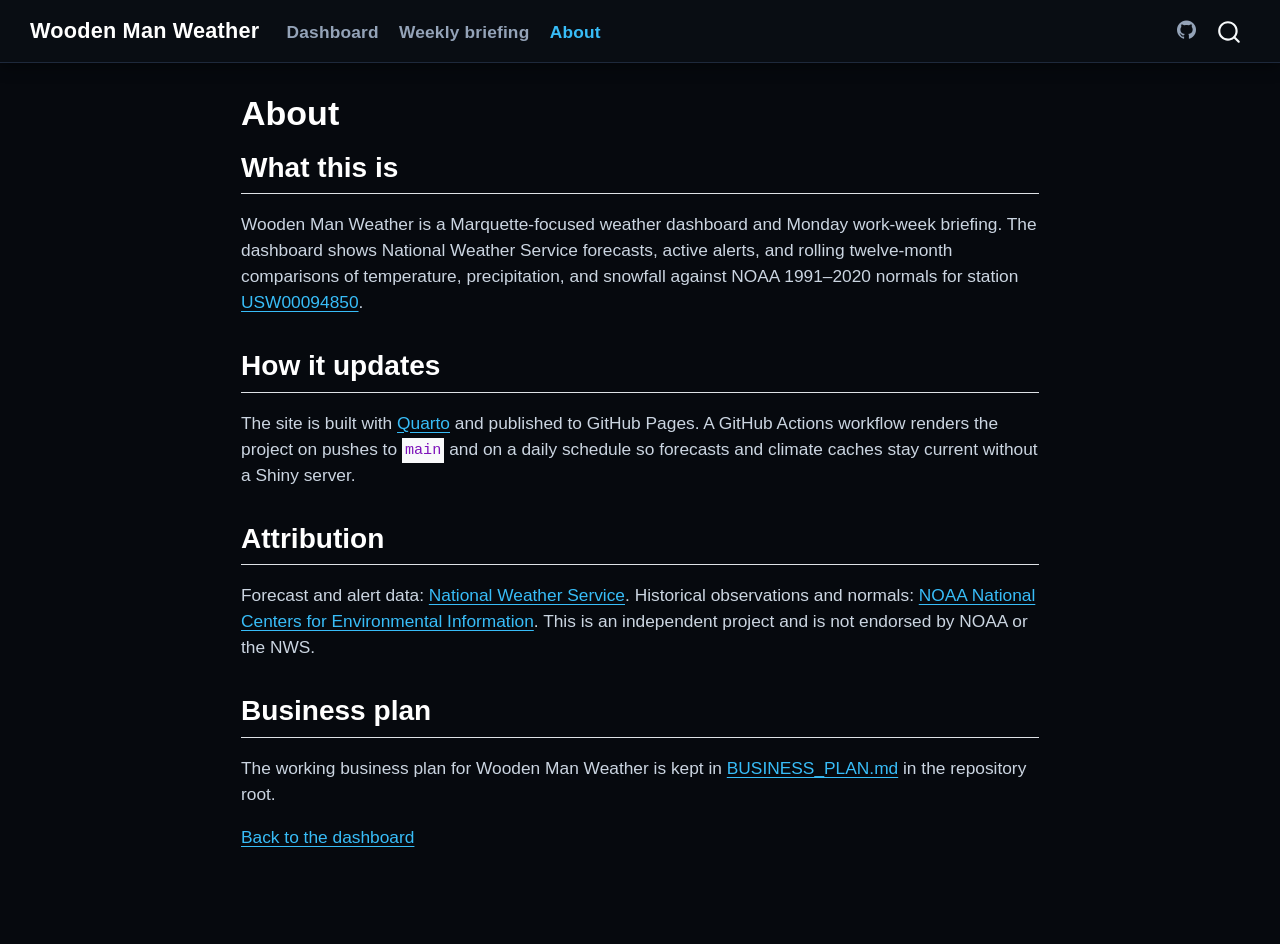
<file: docs/about.html>
<!DOCTYPE html>
<html xmlns="http://www.w3.org/1999/xhtml" lang="en" xml:lang="en"><head>

<meta charset="utf-8">
<meta name="generator" content="quarto-1.7.32">

<meta name="viewport" content="width=device-width, initial-scale=1.0, user-scalable=yes">


<title>About – Wooden Man Weather</title>
<style>
code{white-space: pre-wrap;}
span.smallcaps{font-variant: small-caps;}
div.columns{display: flex; gap: min(4vw, 1.5em);}
div.column{flex: auto; overflow-x: auto;}
div.hanging-indent{margin-left: 1.5em; text-indent: -1.5em;}
ul.task-list{list-style: none;}
ul.task-list li input[type="checkbox"] {
  width: 0.8em;
  margin: 0 0.8em 0.2em -1em; /* quarto-specific, see https://github.com/quarto-dev/quarto-cli/issues/4556 */ 
  vertical-align: middle;
}
</style>


<script src="site_libs/quarto-nav/quarto-nav.js"></script>
<script src="site_libs/quarto-nav/headroom.min.js"></script>
<script src="site_libs/clipboard/clipboard.min.js"></script>
<script src="site_libs/quarto-search/autocomplete.umd.js"></script>
<script src="site_libs/quarto-search/fuse.min.js"></script>
<script src="site_libs/quarto-search/quarto-search.js"></script>
<meta name="quarto:offset" content="./">
<script src="site_libs/quarto-html/quarto.js" type="module"></script>
<script src="site_libs/quarto-html/tabsets/tabsets.js" type="module"></script>
<script src="site_libs/quarto-html/popper.min.js"></script>
<script src="site_libs/quarto-html/tippy.umd.min.js"></script>
<script src="site_libs/quarto-html/anchor.min.js"></script>
<link href="site_libs/quarto-html/tippy.css" rel="stylesheet">
<link href="site_libs/quarto-html/quarto-syntax-highlighting-dark-2fef5ea3f8957b3e4ecc936fc74692ca.css" rel="stylesheet" id="quarto-text-highlighting-styles">
<script src="site_libs/bootstrap/bootstrap.min.js"></script>
<link href="site_libs/bootstrap/bootstrap-icons.css" rel="stylesheet">
<link href="site_libs/bootstrap/bootstrap-cb31818e37ed637ae0731d49b212a580.min.css" rel="stylesheet" append-hash="true" id="quarto-bootstrap" data-mode="dark">
<script id="quarto-search-options" type="application/json">{
  "location": "navbar",
  "copy-button": false,
  "collapse-after": 3,
  "panel-placement": "end",
  "type": "overlay",
  "limit": 50,
  "keyboard-shortcut": [
    "f",
    "/",
    "s"
  ],
  "show-item-context": false,
  "language": {
    "search-no-results-text": "No results",
    "search-matching-documents-text": "matching documents",
    "search-copy-link-title": "Copy link to search",
    "search-hide-matches-text": "Hide additional matches",
    "search-more-match-text": "more match in this document",
    "search-more-matches-text": "more matches in this document",
    "search-clear-button-title": "Clear",
    "search-text-placeholder": "",
    "search-detached-cancel-button-title": "Cancel",
    "search-submit-button-title": "Submit",
    "search-label": "Search"
  }
}</script>
<style>html{ scroll-behavior: smooth; }</style>


</head>

<body class="nav-fixed fullcontent quarto-light">

<div id="quarto-search-results"></div>
  <header id="quarto-header" class="headroom fixed-top">
    <nav class="navbar navbar-expand-lg " data-bs-theme="dark">
      <div class="navbar-container container-fluid">
      <div class="navbar-brand-container mx-auto">
    <a class="navbar-brand" href="./index.html">
    <span class="navbar-title">Wooden Man Weather</span>
    </a>
  </div>
            <div id="quarto-search" class="" title="Search"></div>
          <button class="navbar-toggler" type="button" data-bs-toggle="collapse" data-bs-target="#navbarCollapse" aria-controls="navbarCollapse" role="menu" aria-expanded="false" aria-label="Toggle navigation" onclick="if (window.quartoToggleHeadroom) { window.quartoToggleHeadroom(); }">
  <span class="navbar-toggler-icon"></span>
</button>
          <div class="collapse navbar-collapse" id="navbarCollapse">
            <ul class="navbar-nav navbar-nav-scroll me-auto">
  <li class="nav-item">
    <a class="nav-link" href="./index.html"> 
<span class="menu-text">Dashboard</span></a>
  </li>  
  <li class="nav-item">
    <a class="nav-link" href="./monday.html"> 
<span class="menu-text">Weekly briefing</span></a>
  </li>  
  <li class="nav-item">
    <a class="nav-link active" href="./about.html" aria-current="page"> 
<span class="menu-text">About</span></a>
  </li>  
</ul>
            <ul class="navbar-nav navbar-nav-scroll ms-auto">
  <li class="nav-item compact">
    <a class="nav-link" href="https://github.com/rswaty/woodenmanweather"> <i class="bi bi-github" role="img" aria-label="GitHub repository">
</i> 
<span class="menu-text"></span></a>
  </li>  
</ul>
          </div> <!-- /navcollapse -->
            <div class="quarto-navbar-tools">
</div>
      </div> <!-- /container-fluid -->
    </nav>
</header>
<!-- content -->
<div id="quarto-content" class="quarto-container page-columns page-rows-contents page-layout-article page-navbar">
<!-- sidebar -->
<!-- margin-sidebar -->
    
<!-- main -->
<main class="content" id="quarto-document-content">

<header id="title-block-header" class="quarto-title-block default">
<div class="quarto-title">
<h1 class="title">About</h1>
</div>



<div class="quarto-title-meta">

    
  
    
  </div>
  


</header>


<section id="what-this-is" class="level2">
<h2 class="anchored" data-anchor-id="what-this-is">What this is</h2>
<p>Wooden Man Weather is a Marquette-focused weather dashboard and Monday work-week briefing. The dashboard shows National Weather Service forecasts, active alerts, and rolling twelve-month comparisons of temperature, precipitation, and snowfall against NOAA 1991–2020 normals for station <a href="https://www.weather.gov/mqt/local_climate_information">USW00094850</a>.</p>
</section>
<section id="how-it-updates" class="level2">
<h2 class="anchored" data-anchor-id="how-it-updates">How it updates</h2>
<p>The site is built with <a href="https://quarto.org/">Quarto</a> and published to GitHub Pages. A GitHub Actions workflow renders the project on pushes to <code>main</code> and on a daily schedule so forecasts and climate caches stay current without a Shiny server.</p>
</section>
<section id="attribution" class="level2">
<h2 class="anchored" data-anchor-id="attribution">Attribution</h2>
<p>Forecast and alert data: <a href="https://www.weather.gov/">National Weather Service</a>. Historical observations and normals: <a href="https://www.ncei.noaa.gov/">NOAA National Centers for Environmental Information</a>. This is an independent project and is not endorsed by NOAA or the NWS.</p>
</section>
<section id="business-plan" class="level2">
<h2 class="anchored" data-anchor-id="business-plan">Business plan</h2>
<p>The working business plan for Wooden Man Weather is kept in <a href="https://github.com/rswaty/woodenmanweather/blob/main/BUSINESS_PLAN.md">BUSINESS_PLAN.md</a> in the repository root.</p>
<p><a href="./index.html">Back to the dashboard</a></p>


</section>

</main> <!-- /main -->
<script id="quarto-html-after-body" type="application/javascript">
  window.document.addEventListener("DOMContentLoaded", function (event) {
    const icon = "";
    const anchorJS = new window.AnchorJS();
    anchorJS.options = {
      placement: 'right',
      icon: icon
    };
    anchorJS.add('.anchored');
    const isCodeAnnotation = (el) => {
      for (const clz of el.classList) {
        if (clz.startsWith('code-annotation-')) {                     
          return true;
        }
      }
      return false;
    }
    const onCopySuccess = function(e) {
      // button target
      const button = e.trigger;
      // don't keep focus
      button.blur();
      // flash "checked"
      button.classList.add('code-copy-button-checked');
      var currentTitle = button.getAttribute("title");
      button.setAttribute("title", "Copied!");
      let tooltip;
      if (window.bootstrap) {
        button.setAttribute("data-bs-toggle", "tooltip");
        button.setAttribute("data-bs-placement", "left");
        button.setAttribute("data-bs-title", "Copied!");
        tooltip = new bootstrap.Tooltip(button, 
          { trigger: "manual", 
            customClass: "code-copy-button-tooltip",
            offset: [0, -8]});
        tooltip.show();    
      }
      setTimeout(function() {
        if (tooltip) {
          tooltip.hide();
          button.removeAttribute("data-bs-title");
          button.removeAttribute("data-bs-toggle");
          button.removeAttribute("data-bs-placement");
        }
        button.setAttribute("title", currentTitle);
        button.classList.remove('code-copy-button-checked');
      }, 1000);
      // clear code selection
      e.clearSelection();
    }
    const getTextToCopy = function(trigger) {
        const codeEl = trigger.previousElementSibling.cloneNode(true);
        for (const childEl of codeEl.children) {
          if (isCodeAnnotation(childEl)) {
            childEl.remove();
          }
        }
        return codeEl.innerText;
    }
    const clipboard = new window.ClipboardJS('.code-copy-button:not([data-in-quarto-modal])', {
      text: getTextToCopy
    });
    clipboard.on('success', onCopySuccess);
    if (window.document.getElementById('quarto-embedded-source-code-modal')) {
      const clipboardModal = new window.ClipboardJS('.code-copy-button[data-in-quarto-modal]', {
        text: getTextToCopy,
        container: window.document.getElementById('quarto-embedded-source-code-modal')
      });
      clipboardModal.on('success', onCopySuccess);
    }
      var localhostRegex = new RegExp(/^(?:http|https):\/\/localhost\:?[0-9]*\//);
      var mailtoRegex = new RegExp(/^mailto:/);
        var filterRegex = new RegExp('/' + window.location.host + '/');
      var isInternal = (href) => {
          return filterRegex.test(href) || localhostRegex.test(href) || mailtoRegex.test(href);
      }
      // Inspect non-navigation links and adorn them if external
     var links = window.document.querySelectorAll('a[href]:not(.nav-link):not(.navbar-brand):not(.toc-action):not(.sidebar-link):not(.sidebar-item-toggle):not(.pagination-link):not(.no-external):not([aria-hidden]):not(.dropdown-item):not(.quarto-navigation-tool):not(.about-link)');
      for (var i=0; i<links.length; i++) {
        const link = links[i];
        if (!isInternal(link.href)) {
          // undo the damage that might have been done by quarto-nav.js in the case of
          // links that we want to consider external
          if (link.dataset.originalHref !== undefined) {
            link.href = link.dataset.originalHref;
          }
        }
      }
    function tippyHover(el, contentFn, onTriggerFn, onUntriggerFn) {
      const config = {
        allowHTML: true,
        maxWidth: 500,
        delay: 100,
        arrow: false,
        appendTo: function(el) {
            return el.parentElement;
        },
        interactive: true,
        interactiveBorder: 10,
        theme: 'quarto',
        placement: 'bottom-start',
      };
      if (contentFn) {
        config.content = contentFn;
      }
      if (onTriggerFn) {
        config.onTrigger = onTriggerFn;
      }
      if (onUntriggerFn) {
        config.onUntrigger = onUntriggerFn;
      }
      window.tippy(el, config); 
    }
    const noterefs = window.document.querySelectorAll('a[role="doc-noteref"]');
    for (var i=0; i<noterefs.length; i++) {
      const ref = noterefs[i];
      tippyHover(ref, function() {
        // use id or data attribute instead here
        let href = ref.getAttribute('data-footnote-href') || ref.getAttribute('href');
        try { href = new URL(href).hash; } catch {}
        const id = href.replace(/^#\/?/, "");
        const note = window.document.getElementById(id);
        if (note) {
          return note.innerHTML;
        } else {
          return "";
        }
      });
    }
    const xrefs = window.document.querySelectorAll('a.quarto-xref');
    const processXRef = (id, note) => {
      // Strip column container classes
      const stripColumnClz = (el) => {
        el.classList.remove("page-full", "page-columns");
        if (el.children) {
          for (const child of el.children) {
            stripColumnClz(child);
          }
        }
      }
      stripColumnClz(note)
      if (id === null || id.startsWith('sec-')) {
        // Special case sections, only their first couple elements
        const container = document.createElement("div");
        if (note.children && note.children.length > 2) {
          container.appendChild(note.children[0].cloneNode(true));
          for (let i = 1; i < note.children.length; i++) {
            const child = note.children[i];
            if (child.tagName === "P" && child.innerText === "") {
              continue;
            } else {
              container.appendChild(child.cloneNode(true));
              break;
            }
          }
          if (window.Quarto?.typesetMath) {
            window.Quarto.typesetMath(container);
          }
          return container.innerHTML
        } else {
          if (window.Quarto?.typesetMath) {
            window.Quarto.typesetMath(note);
          }
          return note.innerHTML;
        }
      } else {
        // Remove any anchor links if they are present
        const anchorLink = note.querySelector('a.anchorjs-link');
        if (anchorLink) {
          anchorLink.remove();
        }
        if (window.Quarto?.typesetMath) {
          window.Quarto.typesetMath(note);
        }
        if (note.classList.contains("callout")) {
          return note.outerHTML;
        } else {
          return note.innerHTML;
        }
      }
    }
    for (var i=0; i<xrefs.length; i++) {
      const xref = xrefs[i];
      tippyHover(xref, undefined, function(instance) {
        instance.disable();
        let url = xref.getAttribute('href');
        let hash = undefined; 
        if (url.startsWith('#')) {
          hash = url;
        } else {
          try { hash = new URL(url).hash; } catch {}
        }
        if (hash) {
          const id = hash.replace(/^#\/?/, "");
          const note = window.document.getElementById(id);
          if (note !== null) {
            try {
              const html = processXRef(id, note.cloneNode(true));
              instance.setContent(html);
            } finally {
              instance.enable();
              instance.show();
            }
          } else {
            // See if we can fetch this
            fetch(url.split('#')[0])
            .then(res => res.text())
            .then(html => {
              const parser = new DOMParser();
              const htmlDoc = parser.parseFromString(html, "text/html");
              const note = htmlDoc.getElementById(id);
              if (note !== null) {
                const html = processXRef(id, note);
                instance.setContent(html);
              } 
            }).finally(() => {
              instance.enable();
              instance.show();
            });
          }
        } else {
          // See if we can fetch a full url (with no hash to target)
          // This is a special case and we should probably do some content thinning / targeting
          fetch(url)
          .then(res => res.text())
          .then(html => {
            const parser = new DOMParser();
            const htmlDoc = parser.parseFromString(html, "text/html");
            const note = htmlDoc.querySelector('main.content');
            if (note !== null) {
              // This should only happen for chapter cross references
              // (since there is no id in the URL)
              // remove the first header
              if (note.children.length > 0 && note.children[0].tagName === "HEADER") {
                note.children[0].remove();
              }
              const html = processXRef(null, note);
              instance.setContent(html);
            } 
          }).finally(() => {
            instance.enable();
            instance.show();
          });
        }
      }, function(instance) {
      });
    }
        let selectedAnnoteEl;
        const selectorForAnnotation = ( cell, annotation) => {
          let cellAttr = 'data-code-cell="' + cell + '"';
          let lineAttr = 'data-code-annotation="' +  annotation + '"';
          const selector = 'span[' + cellAttr + '][' + lineAttr + ']';
          return selector;
        }
        const selectCodeLines = (annoteEl) => {
          const doc = window.document;
          const targetCell = annoteEl.getAttribute("data-target-cell");
          const targetAnnotation = annoteEl.getAttribute("data-target-annotation");
          const annoteSpan = window.document.querySelector(selectorForAnnotation(targetCell, targetAnnotation));
          const lines = annoteSpan.getAttribute("data-code-lines").split(",");
          const lineIds = lines.map((line) => {
            return targetCell + "-" + line;
          })
          let top = null;
          let height = null;
          let parent = null;
          if (lineIds.length > 0) {
              //compute the position of the single el (top and bottom and make a div)
              const el = window.document.getElementById(lineIds[0]);
              top = el.offsetTop;
              height = el.offsetHeight;
              parent = el.parentElement.parentElement;
            if (lineIds.length > 1) {
              const lastEl = window.document.getElementById(lineIds[lineIds.length - 1]);
              const bottom = lastEl.offsetTop + lastEl.offsetHeight;
              height = bottom - top;
            }
            if (top !== null && height !== null && parent !== null) {
              // cook up a div (if necessary) and position it 
              let div = window.document.getElementById("code-annotation-line-highlight");
              if (div === null) {
                div = window.document.createElement("div");
                div.setAttribute("id", "code-annotation-line-highlight");
                div.style.position = 'absolute';
                parent.appendChild(div);
              }
              div.style.top = top - 2 + "px";
              div.style.height = height + 4 + "px";
              div.style.left = 0;
              let gutterDiv = window.document.getElementById("code-annotation-line-highlight-gutter");
              if (gutterDiv === null) {
                gutterDiv = window.document.createElement("div");
                gutterDiv.setAttribute("id", "code-annotation-line-highlight-gutter");
                gutterDiv.style.position = 'absolute';
                const codeCell = window.document.getElementById(targetCell);
                const gutter = codeCell.querySelector('.code-annotation-gutter');
                gutter.appendChild(gutterDiv);
              }
              gutterDiv.style.top = top - 2 + "px";
              gutterDiv.style.height = height + 4 + "px";
            }
            selectedAnnoteEl = annoteEl;
          }
        };
        const unselectCodeLines = () => {
          const elementsIds = ["code-annotation-line-highlight", "code-annotation-line-highlight-gutter"];
          elementsIds.forEach((elId) => {
            const div = window.document.getElementById(elId);
            if (div) {
              div.remove();
            }
          });
          selectedAnnoteEl = undefined;
        };
          // Handle positioning of the toggle
      window.addEventListener(
        "resize",
        throttle(() => {
          elRect = undefined;
          if (selectedAnnoteEl) {
            selectCodeLines(selectedAnnoteEl);
          }
        }, 10)
      );
      function throttle(fn, ms) {
      let throttle = false;
      let timer;
        return (...args) => {
          if(!throttle) { // first call gets through
              fn.apply(this, args);
              throttle = true;
          } else { // all the others get throttled
              if(timer) clearTimeout(timer); // cancel #2
              timer = setTimeout(() => {
                fn.apply(this, args);
                timer = throttle = false;
              }, ms);
          }
        };
      }
        // Attach click handler to the DT
        const annoteDls = window.document.querySelectorAll('dt[data-target-cell]');
        for (const annoteDlNode of annoteDls) {
          annoteDlNode.addEventListener('click', (event) => {
            const clickedEl = event.target;
            if (clickedEl !== selectedAnnoteEl) {
              unselectCodeLines();
              const activeEl = window.document.querySelector('dt[data-target-cell].code-annotation-active');
              if (activeEl) {
                activeEl.classList.remove('code-annotation-active');
              }
              selectCodeLines(clickedEl);
              clickedEl.classList.add('code-annotation-active');
            } else {
              // Unselect the line
              unselectCodeLines();
              clickedEl.classList.remove('code-annotation-active');
            }
          });
        }
    const findCites = (el) => {
      const parentEl = el.parentElement;
      if (parentEl) {
        const cites = parentEl.dataset.cites;
        if (cites) {
          return {
            el,
            cites: cites.split(' ')
          };
        } else {
          return findCites(el.parentElement)
        }
      } else {
        return undefined;
      }
    };
    var bibliorefs = window.document.querySelectorAll('a[role="doc-biblioref"]');
    for (var i=0; i<bibliorefs.length; i++) {
      const ref = bibliorefs[i];
      const citeInfo = findCites(ref);
      if (citeInfo) {
        tippyHover(citeInfo.el, function() {
          var popup = window.document.createElement('div');
          citeInfo.cites.forEach(function(cite) {
            var citeDiv = window.document.createElement('div');
            citeDiv.classList.add('hanging-indent');
            citeDiv.classList.add('csl-entry');
            var biblioDiv = window.document.getElementById('ref-' + cite);
            if (biblioDiv) {
              citeDiv.innerHTML = biblioDiv.innerHTML;
            }
            popup.appendChild(citeDiv);
          });
          return popup.innerHTML;
        });
      }
    }
  });
  </script>
</div> <!-- /content -->




<script src="site_libs/quarto-html/zenscroll-min.js"></script>
</body></html>
</file>
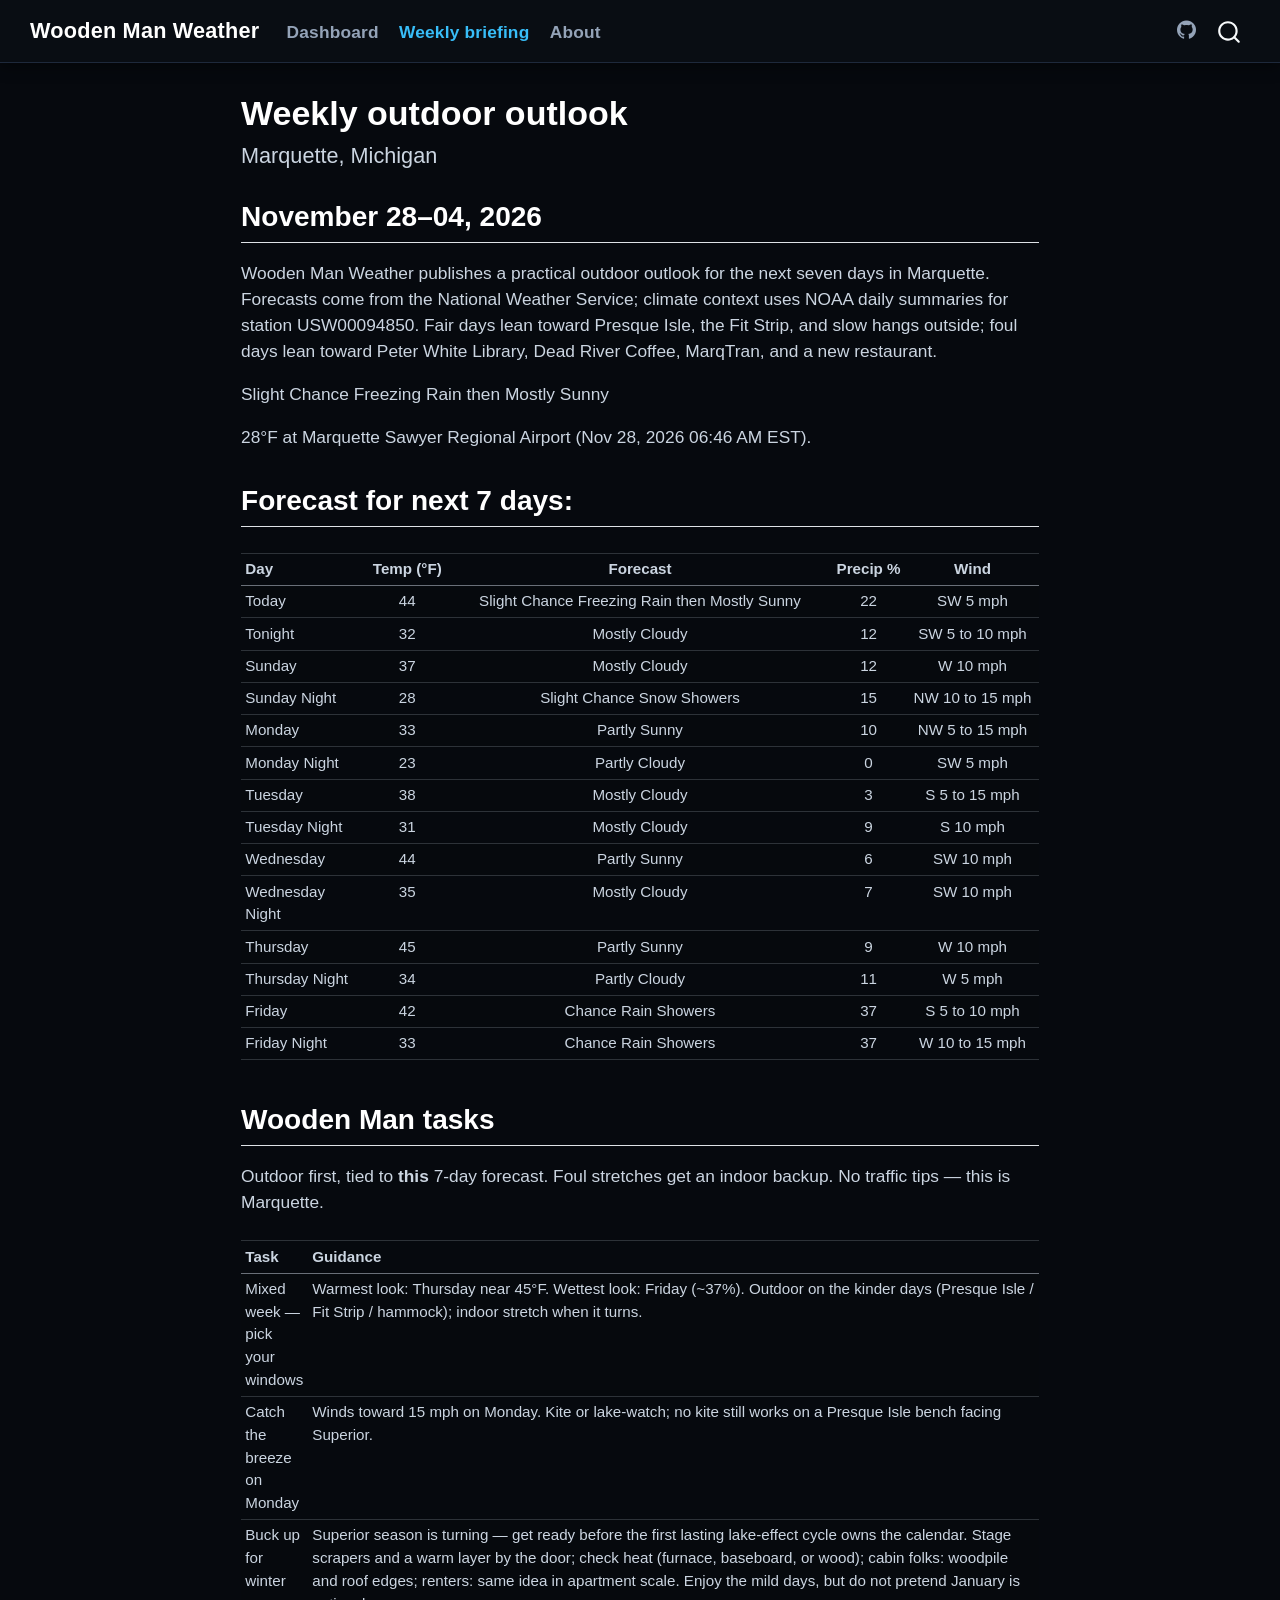
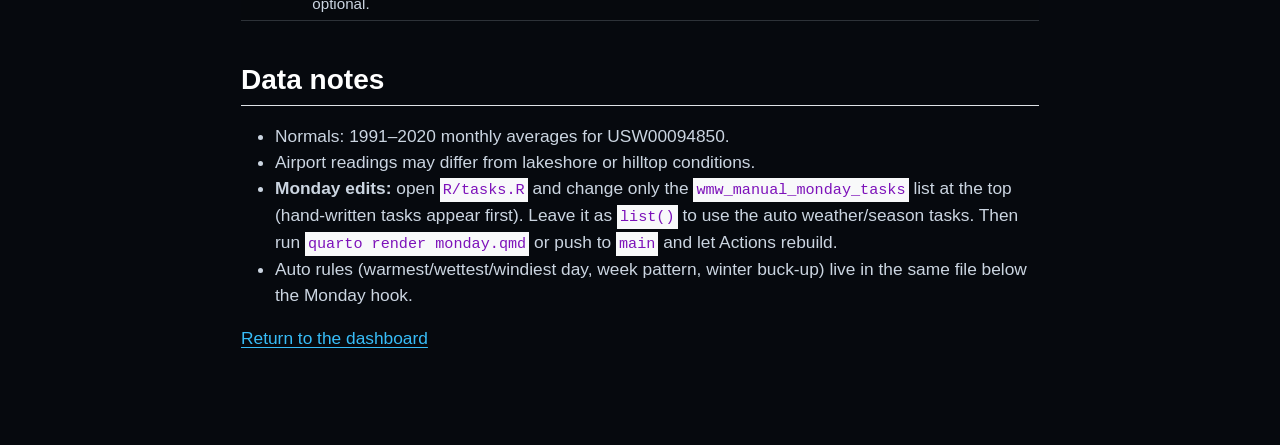
<file: docs/monday.html>
<!DOCTYPE html>
<html xmlns="http://www.w3.org/1999/xhtml" lang="en" xml:lang="en"><head>

<meta charset="utf-8">
<meta name="generator" content="quarto-1.7.32">

<meta name="viewport" content="width=device-width, initial-scale=1.0, user-scalable=yes">


<title>Weekly outdoor outlook – Wooden Man Weather</title>
<style>
code{white-space: pre-wrap;}
span.smallcaps{font-variant: small-caps;}
div.columns{display: flex; gap: min(4vw, 1.5em);}
div.column{flex: auto; overflow-x: auto;}
div.hanging-indent{margin-left: 1.5em; text-indent: -1.5em;}
ul.task-list{list-style: none;}
ul.task-list li input[type="checkbox"] {
  width: 0.8em;
  margin: 0 0.8em 0.2em -1em; /* quarto-specific, see https://github.com/quarto-dev/quarto-cli/issues/4556 */ 
  vertical-align: middle;
}
</style>


<script src="site_libs/quarto-nav/quarto-nav.js"></script>
<script src="site_libs/quarto-nav/headroom.min.js"></script>
<script src="site_libs/clipboard/clipboard.min.js"></script>
<script src="site_libs/quarto-search/autocomplete.umd.js"></script>
<script src="site_libs/quarto-search/fuse.min.js"></script>
<script src="site_libs/quarto-search/quarto-search.js"></script>
<meta name="quarto:offset" content="./">
<script src="site_libs/quarto-html/quarto.js" type="module"></script>
<script src="site_libs/quarto-html/tabsets/tabsets.js" type="module"></script>
<script src="site_libs/quarto-html/popper.min.js"></script>
<script src="site_libs/quarto-html/tippy.umd.min.js"></script>
<script src="site_libs/quarto-html/anchor.min.js"></script>
<link href="site_libs/quarto-html/tippy.css" rel="stylesheet">
<link href="site_libs/quarto-html/quarto-syntax-highlighting-dark-2fef5ea3f8957b3e4ecc936fc74692ca.css" rel="stylesheet" id="quarto-text-highlighting-styles">
<script src="site_libs/bootstrap/bootstrap.min.js"></script>
<link href="site_libs/bootstrap/bootstrap-icons.css" rel="stylesheet">
<link href="site_libs/bootstrap/bootstrap-cb31818e37ed637ae0731d49b212a580.min.css" rel="stylesheet" append-hash="true" id="quarto-bootstrap" data-mode="dark">
<script id="quarto-search-options" type="application/json">{
  "location": "navbar",
  "copy-button": false,
  "collapse-after": 3,
  "panel-placement": "end",
  "type": "overlay",
  "limit": 50,
  "keyboard-shortcut": [
    "f",
    "/",
    "s"
  ],
  "show-item-context": false,
  "language": {
    "search-no-results-text": "No results",
    "search-matching-documents-text": "matching documents",
    "search-copy-link-title": "Copy link to search",
    "search-hide-matches-text": "Hide additional matches",
    "search-more-match-text": "more match in this document",
    "search-more-matches-text": "more matches in this document",
    "search-clear-button-title": "Clear",
    "search-text-placeholder": "",
    "search-detached-cancel-button-title": "Cancel",
    "search-submit-button-title": "Submit",
    "search-label": "Search"
  }
}</script>
<style>html{ scroll-behavior: smooth; }</style>


</head>

<body class="nav-fixed fullcontent quarto-light">

<div id="quarto-search-results"></div>
  <header id="quarto-header" class="headroom fixed-top">
    <nav class="navbar navbar-expand-lg " data-bs-theme="dark">
      <div class="navbar-container container-fluid">
      <div class="navbar-brand-container mx-auto">
    <a class="navbar-brand" href="./index.html">
    <span class="navbar-title">Wooden Man Weather</span>
    </a>
  </div>
            <div id="quarto-search" class="" title="Search"></div>
          <button class="navbar-toggler" type="button" data-bs-toggle="collapse" data-bs-target="#navbarCollapse" aria-controls="navbarCollapse" role="menu" aria-expanded="false" aria-label="Toggle navigation" onclick="if (window.quartoToggleHeadroom) { window.quartoToggleHeadroom(); }">
  <span class="navbar-toggler-icon"></span>
</button>
          <div class="collapse navbar-collapse" id="navbarCollapse">
            <ul class="navbar-nav navbar-nav-scroll me-auto">
  <li class="nav-item">
    <a class="nav-link" href="./index.html"> 
<span class="menu-text">Dashboard</span></a>
  </li>  
  <li class="nav-item">
    <a class="nav-link active" href="./monday.html" aria-current="page"> 
<span class="menu-text">Weekly briefing</span></a>
  </li>  
  <li class="nav-item">
    <a class="nav-link" href="./about.html"> 
<span class="menu-text">About</span></a>
  </li>  
</ul>
            <ul class="navbar-nav navbar-nav-scroll ms-auto">
  <li class="nav-item compact">
    <a class="nav-link" href="https://github.com/rswaty/woodenmanweather"> <i class="bi bi-github" role="img" aria-label="GitHub repository">
</i> 
<span class="menu-text"></span></a>
  </li>  
</ul>
          </div> <!-- /navcollapse -->
            <div class="quarto-navbar-tools">
</div>
      </div> <!-- /container-fluid -->
    </nav>
</header>
<!-- content -->
<div id="quarto-content" class="quarto-container page-columns page-rows-contents page-layout-article page-navbar">
<!-- sidebar -->
<!-- margin-sidebar -->
    
<!-- main -->
<main class="content" id="quarto-document-content">

<header id="title-block-header" class="quarto-title-block default">
<div class="quarto-title">
<h1 class="title">Weekly outdoor outlook</h1>
<p class="subtitle lead">Marquette, Michigan</p>
</div>



<div class="quarto-title-meta">

    
  
    
  </div>
  


</header>


<section id="november-2804-2026" class="level2">
<h2 class="anchored" data-anchor-id="november-2804-2026">November 28–04, 2026</h2>
<p>Wooden Man Weather publishes a practical outdoor outlook for the next seven days in Marquette. Forecasts come from the National Weather Service; climate context uses NOAA daily summaries for station USW00094850. Fair days lean toward Presque Isle, the Fit Strip, and slow hangs outside; foul days lean toward Peter White Library, Dead River Coffee, MarqTran, and a new restaurant.</p>
<p>Slight Chance Freezing Rain then Mostly Sunny</p>
<p>28°F at Marquette Sawyer Regional Airport (Nov 28, 2026 06:46 AM EST).</p>
</section>
<section id="forecast-for-next-7-days" class="level2">
<h2 class="anchored" data-anchor-id="forecast-for-next-7-days">Forecast for next 7 days:</h2>
<div class="cell">
<div class="cell-output-display">
<table class="caption-top table table-sm table-striped small">
<colgroup>
<col style="width: 15%">
<col style="width: 10%">
<col style="width: 46%">
<col style="width: 9%">
<col style="width: 16%">
</colgroup>
<thead>
<tr class="header">
<th style="text-align: left;">Day</th>
<th style="text-align: center;">Temp (°F)</th>
<th style="text-align: center;">Forecast</th>
<th style="text-align: center;">Precip %</th>
<th style="text-align: center;">Wind</th>
</tr>
</thead>
<tbody>
<tr class="odd">
<td style="text-align: left;">Today</td>
<td style="text-align: center;">44</td>
<td style="text-align: center;">Slight Chance Freezing Rain then Mostly Sunny</td>
<td style="text-align: center;">22</td>
<td style="text-align: center;">SW 5 mph</td>
</tr>
<tr class="even">
<td style="text-align: left;">Tonight</td>
<td style="text-align: center;">32</td>
<td style="text-align: center;">Mostly Cloudy</td>
<td style="text-align: center;">12</td>
<td style="text-align: center;">SW 5 to 10 mph</td>
</tr>
<tr class="odd">
<td style="text-align: left;">Sunday</td>
<td style="text-align: center;">37</td>
<td style="text-align: center;">Mostly Cloudy</td>
<td style="text-align: center;">12</td>
<td style="text-align: center;">W 10 mph</td>
</tr>
<tr class="even">
<td style="text-align: left;">Sunday Night</td>
<td style="text-align: center;">28</td>
<td style="text-align: center;">Slight Chance Snow Showers</td>
<td style="text-align: center;">15</td>
<td style="text-align: center;">NW 10 to 15 mph</td>
</tr>
<tr class="odd">
<td style="text-align: left;">Monday</td>
<td style="text-align: center;">33</td>
<td style="text-align: center;">Partly Sunny</td>
<td style="text-align: center;">10</td>
<td style="text-align: center;">NW 5 to 15 mph</td>
</tr>
<tr class="even">
<td style="text-align: left;">Monday Night</td>
<td style="text-align: center;">23</td>
<td style="text-align: center;">Partly Cloudy</td>
<td style="text-align: center;">0</td>
<td style="text-align: center;">SW 5 mph</td>
</tr>
<tr class="odd">
<td style="text-align: left;">Tuesday</td>
<td style="text-align: center;">38</td>
<td style="text-align: center;">Mostly Cloudy</td>
<td style="text-align: center;">3</td>
<td style="text-align: center;">S 5 to 15 mph</td>
</tr>
<tr class="even">
<td style="text-align: left;">Tuesday Night</td>
<td style="text-align: center;">31</td>
<td style="text-align: center;">Mostly Cloudy</td>
<td style="text-align: center;">9</td>
<td style="text-align: center;">S 10 mph</td>
</tr>
<tr class="odd">
<td style="text-align: left;">Wednesday</td>
<td style="text-align: center;">44</td>
<td style="text-align: center;">Partly Sunny</td>
<td style="text-align: center;">6</td>
<td style="text-align: center;">SW 10 mph</td>
</tr>
<tr class="even">
<td style="text-align: left;">Wednesday Night</td>
<td style="text-align: center;">35</td>
<td style="text-align: center;">Mostly Cloudy</td>
<td style="text-align: center;">7</td>
<td style="text-align: center;">SW 10 mph</td>
</tr>
<tr class="odd">
<td style="text-align: left;">Thursday</td>
<td style="text-align: center;">45</td>
<td style="text-align: center;">Partly Sunny</td>
<td style="text-align: center;">9</td>
<td style="text-align: center;">W 10 mph</td>
</tr>
<tr class="even">
<td style="text-align: left;">Thursday Night</td>
<td style="text-align: center;">34</td>
<td style="text-align: center;">Partly Cloudy</td>
<td style="text-align: center;">11</td>
<td style="text-align: center;">W 5 mph</td>
</tr>
<tr class="odd">
<td style="text-align: left;">Friday</td>
<td style="text-align: center;">42</td>
<td style="text-align: center;">Chance Rain Showers</td>
<td style="text-align: center;">37</td>
<td style="text-align: center;">S 5 to 10 mph</td>
</tr>
<tr class="even">
<td style="text-align: left;">Friday Night</td>
<td style="text-align: center;">33</td>
<td style="text-align: center;">Chance Rain Showers</td>
<td style="text-align: center;">37</td>
<td style="text-align: center;">W 10 to 15 mph</td>
</tr>
</tbody>
</table>
</div>
</div>
</section>
<section id="wooden-man-tasks" class="level2">
<h2 class="anchored" data-anchor-id="wooden-man-tasks">Wooden Man tasks</h2>
<p>Outdoor first, tied to <strong>this</strong> 7-day forecast. Foul stretches get an indoor backup. No traffic tips — this is Marquette.</p>
<div class="cell">
<div class="cell-output-display">
<table class="caption-top table table-sm table-striped small">
<colgroup>
<col style="width: 8%">
<col style="width: 91%">
</colgroup>
<thead>
<tr class="header">
<th style="text-align: left;">Task</th>
<th style="text-align: left;">Guidance</th>
</tr>
</thead>
<tbody>
<tr class="odd">
<td style="text-align: left;">Mixed week — pick your windows</td>
<td style="text-align: left;">Warmest look: Thursday near 45°F. Wettest look: Friday (~37%). Outdoor on the kinder days (Presque Isle / Fit Strip / hammock); indoor stretch when it turns.</td>
</tr>
<tr class="even">
<td style="text-align: left;">Catch the breeze on Monday</td>
<td style="text-align: left;">Winds toward 15 mph on Monday. Kite or lake-watch; no kite still works on a Presque Isle bench facing Superior.</td>
</tr>
<tr class="odd">
<td style="text-align: left;">Buck up for winter</td>
<td style="text-align: left;">Superior season is turning — get ready before the first lasting lake-effect cycle owns the calendar. Stage scrapers and a warm layer by the door; check heat (furnace, baseboard, or wood); cabin folks: woodpile and roof edges; renters: same idea in apartment scale. Enjoy the mild days, but do not pretend January is optional.</td>
</tr>
</tbody>
</table>
</div>
</div>
</section>
<section id="data-notes" class="level2">
<h2 class="anchored" data-anchor-id="data-notes">Data notes</h2>
<ul>
<li>Normals: 1991–2020 monthly averages for USW00094850.</li>
<li>Airport readings may differ from lakeshore or hilltop conditions.</li>
<li><strong>Monday edits:</strong> open <code>R/tasks.R</code> and change only the <code>wmw_manual_monday_tasks</code> list at the top (hand-written tasks appear first). Leave it as <code>list()</code> to use the auto weather/season tasks. Then run <code>quarto render monday.qmd</code> or push to <code>main</code> and let Actions rebuild.</li>
<li>Auto rules (warmest/wettest/windiest day, week pattern, winter buck-up) live in the same file below the Monday hook.</li>
</ul>
<p><a href="./index.html">Return to the dashboard</a></p>


</section>

</main> <!-- /main -->
<script id="quarto-html-after-body" type="application/javascript">
  window.document.addEventListener("DOMContentLoaded", function (event) {
    const icon = "";
    const anchorJS = new window.AnchorJS();
    anchorJS.options = {
      placement: 'right',
      icon: icon
    };
    anchorJS.add('.anchored');
    const isCodeAnnotation = (el) => {
      for (const clz of el.classList) {
        if (clz.startsWith('code-annotation-')) {                     
          return true;
        }
      }
      return false;
    }
    const onCopySuccess = function(e) {
      // button target
      const button = e.trigger;
      // don't keep focus
      button.blur();
      // flash "checked"
      button.classList.add('code-copy-button-checked');
      var currentTitle = button.getAttribute("title");
      button.setAttribute("title", "Copied!");
      let tooltip;
      if (window.bootstrap) {
        button.setAttribute("data-bs-toggle", "tooltip");
        button.setAttribute("data-bs-placement", "left");
        button.setAttribute("data-bs-title", "Copied!");
        tooltip = new bootstrap.Tooltip(button, 
          { trigger: "manual", 
            customClass: "code-copy-button-tooltip",
            offset: [0, -8]});
        tooltip.show();    
      }
      setTimeout(function() {
        if (tooltip) {
          tooltip.hide();
          button.removeAttribute("data-bs-title");
          button.removeAttribute("data-bs-toggle");
          button.removeAttribute("data-bs-placement");
        }
        button.setAttribute("title", currentTitle);
        button.classList.remove('code-copy-button-checked');
      }, 1000);
      // clear code selection
      e.clearSelection();
    }
    const getTextToCopy = function(trigger) {
        const codeEl = trigger.previousElementSibling.cloneNode(true);
        for (const childEl of codeEl.children) {
          if (isCodeAnnotation(childEl)) {
            childEl.remove();
          }
        }
        return codeEl.innerText;
    }
    const clipboard = new window.ClipboardJS('.code-copy-button:not([data-in-quarto-modal])', {
      text: getTextToCopy
    });
    clipboard.on('success', onCopySuccess);
    if (window.document.getElementById('quarto-embedded-source-code-modal')) {
      const clipboardModal = new window.ClipboardJS('.code-copy-button[data-in-quarto-modal]', {
        text: getTextToCopy,
        container: window.document.getElementById('quarto-embedded-source-code-modal')
      });
      clipboardModal.on('success', onCopySuccess);
    }
      var localhostRegex = new RegExp(/^(?:http|https):\/\/localhost\:?[0-9]*\//);
      var mailtoRegex = new RegExp(/^mailto:/);
        var filterRegex = new RegExp('/' + window.location.host + '/');
      var isInternal = (href) => {
          return filterRegex.test(href) || localhostRegex.test(href) || mailtoRegex.test(href);
      }
      // Inspect non-navigation links and adorn them if external
     var links = window.document.querySelectorAll('a[href]:not(.nav-link):not(.navbar-brand):not(.toc-action):not(.sidebar-link):not(.sidebar-item-toggle):not(.pagination-link):not(.no-external):not([aria-hidden]):not(.dropdown-item):not(.quarto-navigation-tool):not(.about-link)');
      for (var i=0; i<links.length; i++) {
        const link = links[i];
        if (!isInternal(link.href)) {
          // undo the damage that might have been done by quarto-nav.js in the case of
          // links that we want to consider external
          if (link.dataset.originalHref !== undefined) {
            link.href = link.dataset.originalHref;
          }
        }
      }
    function tippyHover(el, contentFn, onTriggerFn, onUntriggerFn) {
      const config = {
        allowHTML: true,
        maxWidth: 500,
        delay: 100,
        arrow: false,
        appendTo: function(el) {
            return el.parentElement;
        },
        interactive: true,
        interactiveBorder: 10,
        theme: 'quarto',
        placement: 'bottom-start',
      };
      if (contentFn) {
        config.content = contentFn;
      }
      if (onTriggerFn) {
        config.onTrigger = onTriggerFn;
      }
      if (onUntriggerFn) {
        config.onUntrigger = onUntriggerFn;
      }
      window.tippy(el, config); 
    }
    const noterefs = window.document.querySelectorAll('a[role="doc-noteref"]');
    for (var i=0; i<noterefs.length; i++) {
      const ref = noterefs[i];
      tippyHover(ref, function() {
        // use id or data attribute instead here
        let href = ref.getAttribute('data-footnote-href') || ref.getAttribute('href');
        try { href = new URL(href).hash; } catch {}
        const id = href.replace(/^#\/?/, "");
        const note = window.document.getElementById(id);
        if (note) {
          return note.innerHTML;
        } else {
          return "";
        }
      });
    }
    const xrefs = window.document.querySelectorAll('a.quarto-xref');
    const processXRef = (id, note) => {
      // Strip column container classes
      const stripColumnClz = (el) => {
        el.classList.remove("page-full", "page-columns");
        if (el.children) {
          for (const child of el.children) {
            stripColumnClz(child);
          }
        }
      }
      stripColumnClz(note)
      if (id === null || id.startsWith('sec-')) {
        // Special case sections, only their first couple elements
        const container = document.createElement("div");
        if (note.children && note.children.length > 2) {
          container.appendChild(note.children[0].cloneNode(true));
          for (let i = 1; i < note.children.length; i++) {
            const child = note.children[i];
            if (child.tagName === "P" && child.innerText === "") {
              continue;
            } else {
              container.appendChild(child.cloneNode(true));
              break;
            }
          }
          if (window.Quarto?.typesetMath) {
            window.Quarto.typesetMath(container);
          }
          return container.innerHTML
        } else {
          if (window.Quarto?.typesetMath) {
            window.Quarto.typesetMath(note);
          }
          return note.innerHTML;
        }
      } else {
        // Remove any anchor links if they are present
        const anchorLink = note.querySelector('a.anchorjs-link');
        if (anchorLink) {
          anchorLink.remove();
        }
        if (window.Quarto?.typesetMath) {
          window.Quarto.typesetMath(note);
        }
        if (note.classList.contains("callout")) {
          return note.outerHTML;
        } else {
          return note.innerHTML;
        }
      }
    }
    for (var i=0; i<xrefs.length; i++) {
      const xref = xrefs[i];
      tippyHover(xref, undefined, function(instance) {
        instance.disable();
        let url = xref.getAttribute('href');
        let hash = undefined; 
        if (url.startsWith('#')) {
          hash = url;
        } else {
          try { hash = new URL(url).hash; } catch {}
        }
        if (hash) {
          const id = hash.replace(/^#\/?/, "");
          const note = window.document.getElementById(id);
          if (note !== null) {
            try {
              const html = processXRef(id, note.cloneNode(true));
              instance.setContent(html);
            } finally {
              instance.enable();
              instance.show();
            }
          } else {
            // See if we can fetch this
            fetch(url.split('#')[0])
            .then(res => res.text())
            .then(html => {
              const parser = new DOMParser();
              const htmlDoc = parser.parseFromString(html, "text/html");
              const note = htmlDoc.getElementById(id);
              if (note !== null) {
                const html = processXRef(id, note);
                instance.setContent(html);
              } 
            }).finally(() => {
              instance.enable();
              instance.show();
            });
          }
        } else {
          // See if we can fetch a full url (with no hash to target)
          // This is a special case and we should probably do some content thinning / targeting
          fetch(url)
          .then(res => res.text())
          .then(html => {
            const parser = new DOMParser();
            const htmlDoc = parser.parseFromString(html, "text/html");
            const note = htmlDoc.querySelector('main.content');
            if (note !== null) {
              // This should only happen for chapter cross references
              // (since there is no id in the URL)
              // remove the first header
              if (note.children.length > 0 && note.children[0].tagName === "HEADER") {
                note.children[0].remove();
              }
              const html = processXRef(null, note);
              instance.setContent(html);
            } 
          }).finally(() => {
            instance.enable();
            instance.show();
          });
        }
      }, function(instance) {
      });
    }
        let selectedAnnoteEl;
        const selectorForAnnotation = ( cell, annotation) => {
          let cellAttr = 'data-code-cell="' + cell + '"';
          let lineAttr = 'data-code-annotation="' +  annotation + '"';
          const selector = 'span[' + cellAttr + '][' + lineAttr + ']';
          return selector;
        }
        const selectCodeLines = (annoteEl) => {
          const doc = window.document;
          const targetCell = annoteEl.getAttribute("data-target-cell");
          const targetAnnotation = annoteEl.getAttribute("data-target-annotation");
          const annoteSpan = window.document.querySelector(selectorForAnnotation(targetCell, targetAnnotation));
          const lines = annoteSpan.getAttribute("data-code-lines").split(",");
          const lineIds = lines.map((line) => {
            return targetCell + "-" + line;
          })
          let top = null;
          let height = null;
          let parent = null;
          if (lineIds.length > 0) {
              //compute the position of the single el (top and bottom and make a div)
              const el = window.document.getElementById(lineIds[0]);
              top = el.offsetTop;
              height = el.offsetHeight;
              parent = el.parentElement.parentElement;
            if (lineIds.length > 1) {
              const lastEl = window.document.getElementById(lineIds[lineIds.length - 1]);
              const bottom = lastEl.offsetTop + lastEl.offsetHeight;
              height = bottom - top;
            }
            if (top !== null && height !== null && parent !== null) {
              // cook up a div (if necessary) and position it 
              let div = window.document.getElementById("code-annotation-line-highlight");
              if (div === null) {
                div = window.document.createElement("div");
                div.setAttribute("id", "code-annotation-line-highlight");
                div.style.position = 'absolute';
                parent.appendChild(div);
              }
              div.style.top = top - 2 + "px";
              div.style.height = height + 4 + "px";
              div.style.left = 0;
              let gutterDiv = window.document.getElementById("code-annotation-line-highlight-gutter");
              if (gutterDiv === null) {
                gutterDiv = window.document.createElement("div");
                gutterDiv.setAttribute("id", "code-annotation-line-highlight-gutter");
                gutterDiv.style.position = 'absolute';
                const codeCell = window.document.getElementById(targetCell);
                const gutter = codeCell.querySelector('.code-annotation-gutter');
                gutter.appendChild(gutterDiv);
              }
              gutterDiv.style.top = top - 2 + "px";
              gutterDiv.style.height = height + 4 + "px";
            }
            selectedAnnoteEl = annoteEl;
          }
        };
        const unselectCodeLines = () => {
          const elementsIds = ["code-annotation-line-highlight", "code-annotation-line-highlight-gutter"];
          elementsIds.forEach((elId) => {
            const div = window.document.getElementById(elId);
            if (div) {
              div.remove();
            }
          });
          selectedAnnoteEl = undefined;
        };
          // Handle positioning of the toggle
      window.addEventListener(
        "resize",
        throttle(() => {
          elRect = undefined;
          if (selectedAnnoteEl) {
            selectCodeLines(selectedAnnoteEl);
          }
        }, 10)
      );
      function throttle(fn, ms) {
      let throttle = false;
      let timer;
        return (...args) => {
          if(!throttle) { // first call gets through
              fn.apply(this, args);
              throttle = true;
          } else { // all the others get throttled
              if(timer) clearTimeout(timer); // cancel #2
              timer = setTimeout(() => {
                fn.apply(this, args);
                timer = throttle = false;
              }, ms);
          }
        };
      }
        // Attach click handler to the DT
        const annoteDls = window.document.querySelectorAll('dt[data-target-cell]');
        for (const annoteDlNode of annoteDls) {
          annoteDlNode.addEventListener('click', (event) => {
            const clickedEl = event.target;
            if (clickedEl !== selectedAnnoteEl) {
              unselectCodeLines();
              const activeEl = window.document.querySelector('dt[data-target-cell].code-annotation-active');
              if (activeEl) {
                activeEl.classList.remove('code-annotation-active');
              }
              selectCodeLines(clickedEl);
              clickedEl.classList.add('code-annotation-active');
            } else {
              // Unselect the line
              unselectCodeLines();
              clickedEl.classList.remove('code-annotation-active');
            }
          });
        }
    const findCites = (el) => {
      const parentEl = el.parentElement;
      if (parentEl) {
        const cites = parentEl.dataset.cites;
        if (cites) {
          return {
            el,
            cites: cites.split(' ')
          };
        } else {
          return findCites(el.parentElement)
        }
      } else {
        return undefined;
      }
    };
    var bibliorefs = window.document.querySelectorAll('a[role="doc-biblioref"]');
    for (var i=0; i<bibliorefs.length; i++) {
      const ref = bibliorefs[i];
      const citeInfo = findCites(ref);
      if (citeInfo) {
        tippyHover(citeInfo.el, function() {
          var popup = window.document.createElement('div');
          citeInfo.cites.forEach(function(cite) {
            var citeDiv = window.document.createElement('div');
            citeDiv.classList.add('hanging-indent');
            citeDiv.classList.add('csl-entry');
            var biblioDiv = window.document.getElementById('ref-' + cite);
            if (biblioDiv) {
              citeDiv.innerHTML = biblioDiv.innerHTML;
            }
            popup.appendChild(citeDiv);
          });
          return popup.innerHTML;
        });
      }
    }
  });
  </script>
</div> <!-- /content -->




<script src="site_libs/quarto-html/zenscroll-min.js"></script>
</body></html>
</file>
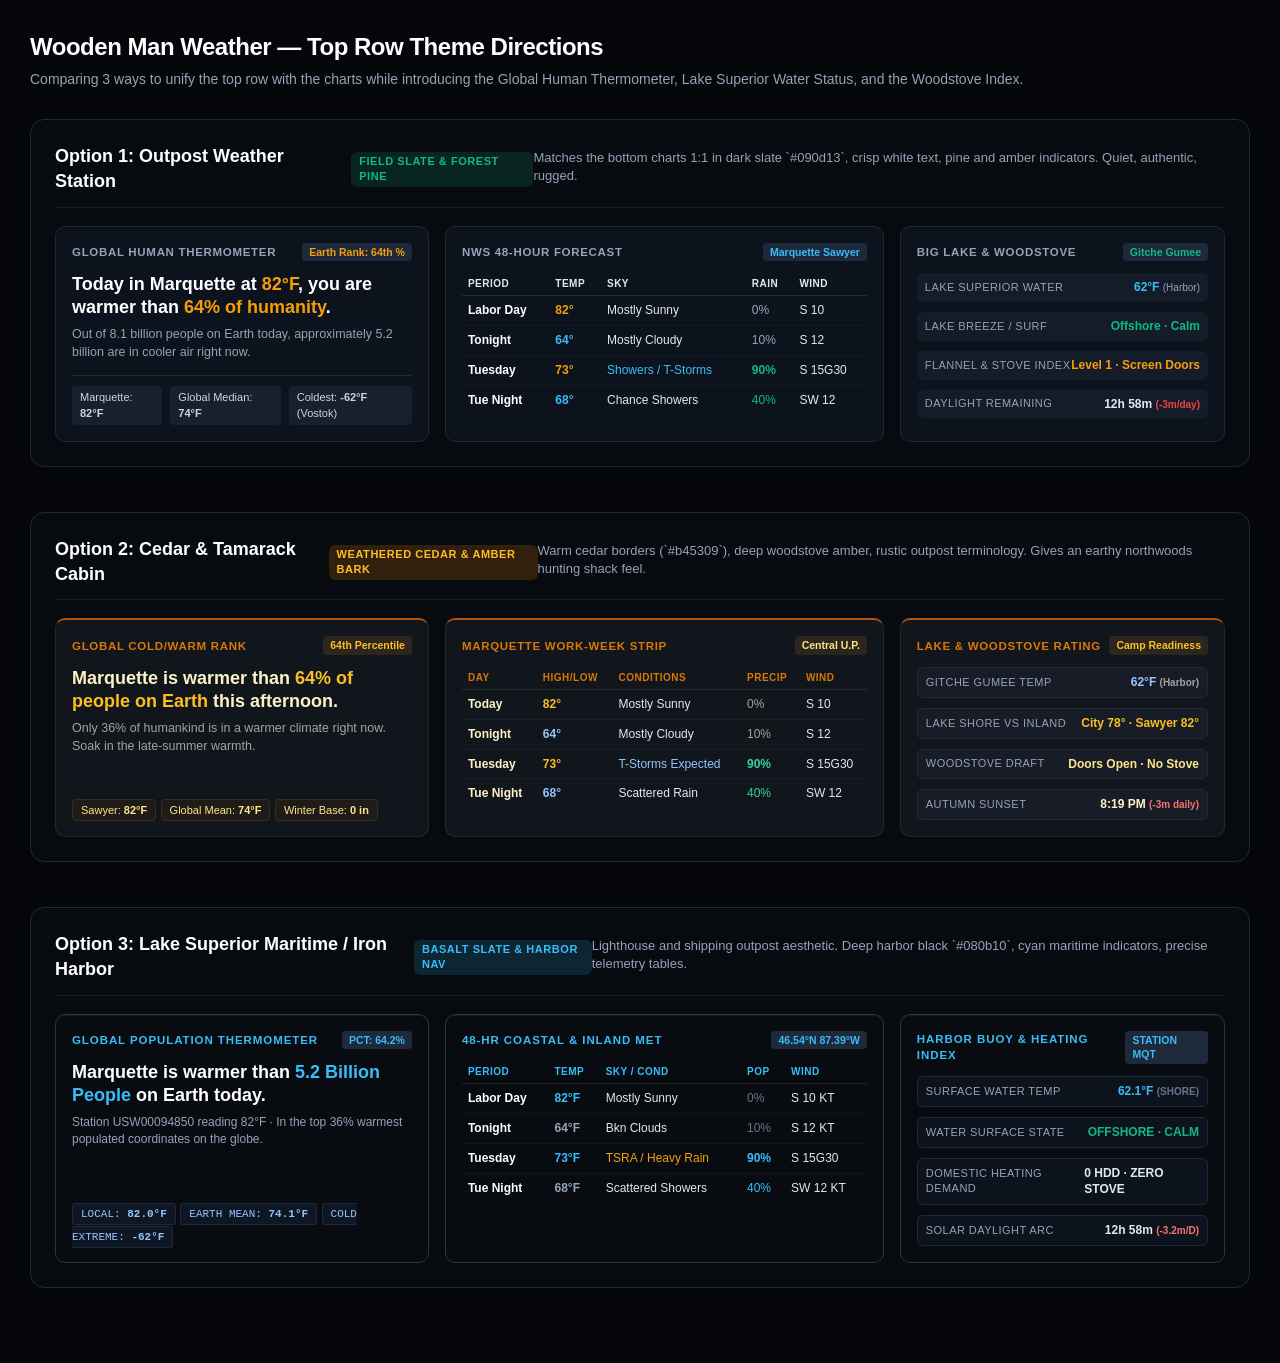
<file: mockups/theme_options.html>
<!DOCTYPE html>
<html lang="en">
<head>
<meta charset="UTF-8">
<meta name="viewport" content="width=device-width, initial-scale=1.0">
<title>Wooden Man Weather — Theme Concepts</title>
<style>
  * { box-sizing: border-box; margin: 0; padding: 0; }
  body {
    background: #040609;
    color: #e2e8f0;
    font-family: "Nirmala UI", "Nirmala", -apple-system, BlinkMacSystemFont, "Segoe UI", Roboto, sans-serif;
    padding: 30px;
    line-height: 1.4;
  }
  .page-title {
    font-size: 24px;
    font-weight: 800;
    color: #ffffff;
    margin-bottom: 6px;
    letter-spacing: -0.02em;
  }
  .page-subtitle {
    font-size: 14px;
    color: #94a3b8;
    margin-bottom: 30px;
  }
  .theme-section {
    margin-bottom: 45px;
    border: 1px solid #1e293b;
    border-radius: 14px;
    background: #070a0f;
    padding: 24px;
  }
  .theme-header {
    display: flex;
    justify-content: space-between;
    align-items: baseline;
    margin-bottom: 18px;
    padding-bottom: 12px;
    border-bottom: 1px solid rgba(255,255,255,0.08);
  }
  .theme-name {
    font-size: 18px;
    font-weight: 800;
    color: #ffffff;
    display: flex;
    align-items: center;
    gap: 10px;
  }
  .theme-tag {
    font-size: 11px;
    font-weight: 700;
    padding: 2px 8px;
    border-radius: 6px;
    text-transform: uppercase;
    letter-spacing: 0.05em;
  }
  .theme-desc {
    font-size: 13px;
    color: #94a3b8;
  }

  /* Shared Grid Layout */
  .cards-grid {
    display: grid;
    grid-template-columns: 1.15fr 1.35fr 1fr;
    gap: 16px;
  }
  .mock-card {
    border-radius: 10px;
    padding: 16px;
    display: flex;
    flex-direction: column;
    justify-content: space-between;
  }
  .card-top {
    display: flex;
    justify-content: space-between;
    align-items: center;
    margin-bottom: 12px;
  }
  .card-title {
    font-size: 11.5px;
    font-weight: 700;
    text-transform: uppercase;
    letter-spacing: 0.06em;
  }
  .card-badge {
    font-size: 10.5px;
    font-weight: 700;
    padding: 2px 7px;
    border-radius: 4px;
  }

  /* Table styling */
  .forecast-table {
    width: 100%;
    border-collapse: collapse;
    font-size: 12px;
  }
  .forecast-table th {
    text-align: left;
    font-size: 10px;
    font-weight: 700;
    text-transform: uppercase;
    letter-spacing: 0.05em;
    padding: 4px 6px;
    border-bottom: 1px solid rgba(255,255,255,0.1);
  }
  .forecast-table td {
    padding: 6px 6px;
    border-bottom: 1px solid rgba(255,255,255,0.04);
  }
  .forecast-table tr:last-child td {
    border-bottom: none;
  }

  /* =========================================================================
     OPTION 1: OUTPOST WEATHER STATION (Field Slate & Forest Charcoal)
     ========================================================================= */
  .theme-outpost .mock-card {
    background: #0d131c;
    border: 1px solid #1e293b;
  }
  .theme-outpost .card-title { color: #94a3b8; }
  .theme-outpost .human-headline {
    font-size: 18px;
    font-weight: 800;
    color: #ffffff;
    line-height: 1.25;
    margin-bottom: 8px;
  }
  .theme-outpost .human-headline .highlight-warm {
    color: #f59e0b;
  }
  .theme-outpost .human-sub {
    font-size: 12.5px;
    color: #94a3b8;
    margin-bottom: 14px;
  }
  .theme-outpost .stat-row {
    display: flex;
    gap: 8px;
    padding-top: 10px;
    border-top: 1px solid #1e293b;
    font-size: 11.5px;
  }
  .theme-outpost .stat-pill {
    background: #16202e;
    padding: 4px 8px;
    border-radius: 4px;
    color: #cbd5e1;
    font-size: 11px;
  }

  /* Gauge items */
  .gauge-list {
    display: flex;
    flex-direction: column;
    gap: 10px;
  }
  .gauge-item {
    display: flex;
    justify-content: space-between;
    align-items: center;
    padding: 6px 8px;
    border-radius: 6px;
    font-size: 12px;
  }
  .gauge-label {
    color: #94a3b8;
    font-size: 11px;
    text-transform: uppercase;
    letter-spacing: 0.04em;
  }
  .gauge-val {
    font-weight: 700;
    color: #ffffff;
  }

  /* =========================================================================
     OPTION 2: CEDAR & GITCHE GUMEE (Warm Rustic Timber & Maritime Blue)
     ========================================================================= */
  .theme-cedar .mock-card {
    background: #11151c;
    border: 1px solid #2d261e;
    border-top: 2px solid #b45309;
  }
  .theme-cedar .card-title { color: #d97706; }
  .theme-cedar .human-headline {
    font-size: 18px;
    font-weight: 800;
    color: #fef3c7;
    line-height: 1.25;
    margin-bottom: 8px;
  }
  .theme-cedar .human-headline .highlight-warm {
    color: #fbbf24;
  }
  .theme-cedar .human-sub {
    font-size: 12.5px;
    color: #a8a29e;
    margin-bottom: 14px;
  }
  .theme-cedar .stat-pill {
    background: #1f1b16;
    border: 1px solid #382c20;
    padding: 4px 8px;
    border-radius: 4px;
    color: #fde68a;
    font-size: 11px;
  }
  .theme-cedar .forecast-table th { color: #d97706; }
  .theme-cedar .gauge-item {
    background: #171c26;
    border: 1px solid #222938;
  }

  /* =========================================================================
     OPTION 3: NORTHERN IRON RANGE (Basalt & Freighter Maritime Station)
     ========================================================================= */
  .theme-iron .mock-card {
    background: #080b10;
    border: 1px solid #273549;
    box-shadow: inset 0 1px 0 rgba(255,255,255,0.06);
  }
  .theme-iron .card-title { color: #38bdf8; letter-spacing: 0.08em; }
  .theme-iron .human-headline {
    font-size: 18px;
    font-weight: 800;
    color: #ffffff;
    line-height: 1.25;
    margin-bottom: 8px;
  }
  .theme-iron .human-headline .highlight-warm {
    color: #38bdf8;
  }
  .theme-iron .human-sub {
    font-size: 12px;
    color: #94a3b8;
    margin-bottom: 14px;
  }
  .theme-iron .stat-pill {
    background: #101724;
    border: 1px solid #1e293b;
    padding: 4px 8px;
    border-radius: 3px;
    color: #93c5fd;
    font-family: monospace;
    font-size: 11px;
  }
  .theme-iron .forecast-table th { color: #38bdf8; }
  .theme-iron .gauge-item {
    background: #0d131d;
    border: 1px solid #1e293b;
  }
</style>
</head>
<body>

  <div class="page-title">Wooden Man Weather — Top Row Theme Directions</div>
  <div class="page-subtitle">Comparing 3 ways to unify the top row with the charts while introducing the Global Human Thermometer, Lake Superior Water Status, and the Woodstove Index.</div>

  <!-- THEME 1 -->
  <div class="theme-section theme-outpost">
    <div class="theme-header">
      <div class="theme-name">
        <span>Option 1: Outpost Weather Station</span>
        <span class="theme-tag" style="background: rgba(16, 185, 129, 0.15); color: #10b981;">Field Slate & Forest Pine</span>
      </div>
      <div class="theme-desc">Matches the bottom charts 1:1 in dark slate `#090d13`, crisp white text, pine and amber indicators. Quiet, authentic, rugged.</div>
    </div>

    <div class="cards-grid">
      <!-- Human Thermometer -->
      <div class="mock-card">
        <div>
          <div class="card-top">
            <span class="card-title">Global Human Thermometer</span>
            <span class="card-badge" style="background: #1e293b; color: #f59e0b;">Earth Rank: 64th %</span>
          </div>
          <div class="human-headline">
            Today in Marquette at <span class="highlight-warm">82°F</span>, you are warmer than <span class="highlight-warm">64% of humanity</span>.
          </div>
          <div class="human-sub">
            Out of 8.1 billion people on Earth today, approximately 5.2 billion are in cooler air right now.
          </div>
        </div>
        <div class="stat-row">
          <span class="stat-pill">Marquette: <strong>82°F</strong></span>
          <span class="stat-pill">Global Median: <strong>74°F</strong></span>
          <span class="stat-pill">Coldest: <strong>-62°F</strong> (Vostok)</span>
        </div>
      </div>

      <!-- NWS Forecast Periods -->
      <div class="mock-card">
        <div>
          <div class="card-top">
            <span class="card-title">NWS 48-Hour Forecast</span>
            <span class="card-badge" style="background: #1e293b; color: #38bdf8;">Marquette Sawyer</span>
          </div>
          <table class="forecast-table">
            <thead>
              <tr>
                <th>Period</th>
                <th>Temp</th>
                <th>Sky</th>
                <th>Rain</th>
                <th>Wind</th>
              </tr>
            </thead>
            <tbody>
              <tr>
                <td style="font-weight:700; color:#fff;">Labor Day</td>
                <td style="color:#f59e0b; font-weight:700;">82°</td>
                <td>Mostly Sunny</td>
                <td style="color:#94a3b8;">0%</td>
                <td>S 10</td>
              </tr>
              <tr>
                <td style="font-weight:700; color:#fff;">Tonight</td>
                <td style="color:#38bdf8; font-weight:700;">64°</td>
                <td>Mostly Cloudy</td>
                <td style="color:#94a3b8;">10%</td>
                <td>S 12</td>
              </tr>
              <tr>
                <td style="font-weight:700; color:#fff;">Tuesday</td>
                <td style="color:#f59e0b; font-weight:700;">73°</td>
                <td style="color:#38bdf8;">Showers / T-Storms</td>
                <td style="color:#10b981; font-weight:700;">90%</td>
                <td>S 15G30</td>
              </tr>
              <tr>
                <td style="font-weight:700; color:#fff;">Tue Night</td>
                <td style="color:#38bdf8; font-weight:700;">68°</td>
                <td>Chance Showers</td>
                <td style="color:#10b981;">40%</td>
                <td>SW 12</td>
              </tr>
            </tbody>
          </table>
        </div>
      </div>

      <!-- Big Lake & Woodstove Gauge -->
      <div class="mock-card">
        <div>
          <div class="card-top">
            <span class="card-title">Big Lake & Woodstove</span>
            <span class="card-badge" style="background: #1e293b; color: #10b981;">Gitche Gumee</span>
          </div>
          <div class="gauge-list">
            <div class="gauge-item" style="background:#131c28;">
              <span class="gauge-label">Lake Superior Water</span>
              <span class="gauge-val" style="color:#38bdf8;">62°F <span style="font-size:10px; font-weight:400; color:#94a3b8;">(Harbor)</span></span>
            </div>
            <div class="gauge-item" style="background:#131c28;">
              <span class="gauge-label">Lake Breeze / Surf</span>
              <span class="gauge-val" style="color:#10b981;">Offshore · Calm</span>
            </div>
            <div class="gauge-item" style="background:#131c28;">
              <span class="gauge-label">Flannel & Stove Index</span>
              <span class="gauge-val" style="color:#f59e0b;">Level 1 · Screen Doors</span>
            </div>
            <div class="gauge-item" style="background:#131c28;">
              <span class="gauge-label">Daylight Remaining</span>
              <span class="gauge-val" style="color:#e2e8f0;">12h 58m <span style="font-size:10px; color:#ef4444;">(-3m/day)</span></span>
            </div>
          </div>
        </div>
      </div>
    </div>
  </div>

  <!-- THEME 2 -->
  <div class="theme-section theme-cedar">
    <div class="theme-header">
      <div class="theme-name">
        <span>Option 2: Cedar & Tamarack Cabin</span>
        <span class="theme-tag" style="background: rgba(217, 119, 6, 0.2); color: #fbbf24;">Weathered Cedar & Amber Bark</span>
      </div>
      <div class="theme-desc">Warm cedar borders (`#b45309`), deep woodstove amber, rustic outpost terminology. Gives an earthy northwoods hunting shack feel.</div>
    </div>

    <div class="cards-grid">
      <!-- Human Thermometer -->
      <div class="mock-card">
        <div>
          <div class="card-top">
            <span class="card-title">Global Cold/Warm Rank</span>
            <span class="card-badge" style="background: #2d261e; color: #fbbf24;">64th Percentile</span>
          </div>
          <div class="human-headline">
            Marquette is warmer than <span class="highlight-warm">64% of people on Earth</span> this afternoon.
          </div>
          <div class="human-sub">
            Only 36% of humankind is in a warmer climate right now. Soak in the late-summer warmth.
          </div>
        </div>
        <div class="stat-row" style="border-color:#2d261e;">
          <span class="stat-pill">Sawyer: <strong>82°F</strong></span>
          <span class="stat-pill">Global Mean: <strong>74°F</strong></span>
          <span class="stat-pill">Winter Base: <strong>0 in</strong></span>
        </div>
      </div>

      <!-- NWS Forecast Periods -->
      <div class="mock-card">
        <div>
          <div class="card-top">
            <span class="card-title">Marquette Work-Week Strip</span>
            <span class="card-badge" style="background: #2d261e; color: #fde68a;">Central U.P.</span>
          </div>
          <table class="forecast-table">
            <thead>
              <tr>
                <th>Day</th>
                <th>High/Low</th>
                <th>Conditions</th>
                <th>Precip</th>
                <th>Wind</th>
              </tr>
            </thead>
            <tbody>
              <tr>
                <td style="font-weight:700; color:#fef3c7;">Today</td>
                <td style="color:#fbbf24; font-weight:700;">82°</td>
                <td>Mostly Sunny</td>
                <td style="color:#a8a29e;">0%</td>
                <td>S 10</td>
              </tr>
              <tr>
                <td style="font-weight:700; color:#fef3c7;">Tonight</td>
                <td style="color:#93c5fd; font-weight:700;">64°</td>
                <td>Mostly Cloudy</td>
                <td style="color:#a8a29e;">10%</td>
                <td>S 12</td>
              </tr>
              <tr>
                <td style="font-weight:700; color:#fef3c7;">Tuesday</td>
                <td style="color:#fbbf24; font-weight:700;">73°</td>
                <td style="color:#93c5fd;">T-Storms Expected</td>
                <td style="color:#34d399; font-weight:700;">90%</td>
                <td>S 15G30</td>
              </tr>
              <tr>
                <td style="font-weight:700; color:#fef3c7;">Tue Night</td>
                <td style="color:#93c5fd; font-weight:700;">68°</td>
                <td>Scattered Rain</td>
                <td style="color:#34d399;">40%</td>
                <td>SW 12</td>
              </tr>
            </tbody>
          </table>
        </div>
      </div>

      <!-- Big Lake & Woodstove Gauge -->
      <div class="mock-card">
        <div>
          <div class="card-top">
            <span class="card-title">Lake & Woodstove Rating</span>
            <span class="card-badge" style="background: #2d261e; color: #fbbf24;">Camp Readiness</span>
          </div>
          <div class="gauge-list">
            <div class="gauge-item">
              <span class="gauge-label">Gitche Gumee Temp</span>
              <span class="gauge-val" style="color:#93c5fd;">62°F <span style="font-size:10px; color:#a8a29e;">(Harbor)</span></span>
            </div>
            <div class="gauge-item">
              <span class="gauge-label">Lake Shore vs Inland</span>
              <span class="gauge-val" style="color:#fbbf24;">City 78° · Sawyer 82°</span>
            </div>
            <div class="gauge-item">
              <span class="gauge-label">Woodstove Draft</span>
              <span class="gauge-val" style="color:#fde68a;">Doors Open · No Stove</span>
            </div>
            <div class="gauge-item">
              <span class="gauge-label">Autumn Sunset</span>
              <span class="gauge-val" style="color:#fef3c7;">8:19 PM <span style="font-size:10px; color:#f87171;">(-3m daily)</span></span>
            </div>
          </div>
        </div>
      </div>
    </div>
  </div>

  <!-- THEME 3 -->
  <div class="theme-section theme-iron">
    <div class="theme-header">
      <div class="theme-name">
        <span>Option 3: Lake Superior Maritime / Iron Harbor</span>
        <span class="theme-tag" style="background: rgba(56, 189, 248, 0.15); color: #38bdf8;">Basalt Slate & Harbor Nav</span>
      </div>
      <div class="theme-desc">Lighthouse and shipping outpost aesthetic. Deep harbor black `#080b10`, cyan maritime indicators, precise telemetry tables.</div>
    </div>

    <div class="cards-grid">
      <!-- Human Thermometer -->
      <div class="mock-card">
        <div>
          <div class="card-top">
            <span class="card-title">GLOBAL POPULATION THERMOMETER</span>
            <span class="card-badge" style="background: #1e293b; color: #38bdf8;">PCT: 64.2%</span>
          </div>
          <div class="human-headline">
            Marquette is warmer than <span class="highlight-warm">5.2 Billion People</span> on Earth today.
          </div>
          <div class="human-sub">
            Station USW00094850 reading 82°F · In the top 36% warmest populated coordinates on the globe.
          </div>
        </div>
        <div class="stat-row" style="border-color:#1e293b;">
          <span class="stat-pill">LOCAL: <strong>82.0°F</strong></span>
          <span class="stat-pill">EARTH MEAN: <strong>74.1°F</strong></span>
          <span class="stat-pill">COLD EXTREME: <strong>-62°F</strong></span>
        </div>
      </div>

      <!-- NWS Forecast Periods -->
      <div class="mock-card">
        <div>
          <div class="card-top">
            <span class="card-title">48-HR COASTAL & INLAND MET</span>
            <span class="card-badge" style="background: #1e293b; color: #38bdf8;">46.54°N 87.39°W</span>
          </div>
          <table class="forecast-table">
            <thead>
              <tr>
                <th>PERIOD</th>
                <th>TEMP</th>
                <th>SKY / COND</th>
                <th>POP</th>
                <th>WIND</th>
              </tr>
            </thead>
            <tbody>
              <tr>
                <td style="font-weight:700; color:#fff;">Labor Day</td>
                <td style="color:#38bdf8; font-weight:700;">82°F</td>
                <td>Mostly Sunny</td>
                <td style="color:#64748b;">0%</td>
                <td>S 10 KT</td>
              </tr>
              <tr>
                <td style="font-weight:700; color:#fff;">Tonight</td>
                <td style="color:#94a3b8; font-weight:700;">64°F</td>
                <td>Bkn Clouds</td>
                <td style="color:#64748b;">10%</td>
                <td>S 12 KT</td>
              </tr>
              <tr>
                <td style="font-weight:700; color:#fff;">Tuesday</td>
                <td style="color:#38bdf8; font-weight:700;">73°F</td>
                <td style="color:#f59e0b;">TSRA / Heavy Rain</td>
                <td style="color:#38bdf8; font-weight:700;">90%</td>
                <td>S 15G30</td>
              </tr>
              <tr>
                <td style="font-weight:700; color:#fff;">Tue Night</td>
                <td style="color:#94a3b8; font-weight:700;">68°F</td>
                <td>Scattered Showers</td>
                <td style="color:#38bdf8;">40%</td>
                <td>SW 12 KT</td>
              </tr>
            </tbody>
          </table>
        </div>
      </div>

      <!-- Big Lake & Woodstove Gauge -->
      <div class="mock-card">
        <div>
          <div class="card-top">
            <span class="card-title">HARBOR BUOY & HEATING INDEX</span>
            <span class="card-badge" style="background: #1e293b; color: #38bdf8;">STATION MQT</span>
          </div>
          <div class="gauge-list">
            <div class="gauge-item">
              <span class="gauge-label">SURFACE WATER TEMP</span>
              <span class="gauge-val" style="color:#38bdf8;">62.1°F <span style="font-size:10px; color:#64748b;">(SHORE)</span></span>
            </div>
            <div class="gauge-item">
              <span class="gauge-label">WATER SURFACE STATE</span>
              <span class="gauge-val" style="color:#10b981;">OFFSHORE · CALM</span>
            </div>
            <div class="gauge-item">
              <span class="gauge-label">DOMESTIC HEATING DEMAND</span>
              <span class="gauge-val" style="color:#e2e8f0;">0 HDD · ZERO STOVE</span>
            </div>
            <div class="gauge-item">
              <span class="gauge-label">SOLAR DAYLIGHT ARC</span>
              <span class="gauge-val" style="color:#e2e8f0;">12h 58m <span style="font-size:10px; color:#f87171;">(-3.2m/D)</span></span>
            </div>
          </div>
        </div>
      </div>
    </div>
  </div>

</body>
</html>
</file>
<file: docs/site_libs/quarto-html/tippy.css>
.tippy-box[data-animation=fade][data-state=hidden]{opacity:0}[data-tippy-root]{max-width:calc(100vw - 10px)}.tippy-box{position:relative;background-color:#333;color:#fff;border-radius:4px;font-size:14px;line-height:1.4;white-space:normal;outline:0;transition-property:transform,visibility,opacity}.tippy-box[data-placement^=top]>.tippy-arrow{bottom:0}.tippy-box[data-placement^=top]>.tippy-arrow:before{bottom:-7px;left:0;border-width:8px 8px 0;border-top-color:initial;transform-origin:center top}.tippy-box[data-placement^=bottom]>.tippy-arrow{top:0}.tippy-box[data-placement^=bottom]>.tippy-arrow:before{top:-7px;left:0;border-width:0 8px 8px;border-bottom-color:initial;transform-origin:center bottom}.tippy-box[data-placement^=left]>.tippy-arrow{right:0}.tippy-box[data-placement^=left]>.tippy-arrow:before{border-width:8px 0 8px 8px;border-left-color:initial;right:-7px;transform-origin:center left}.tippy-box[data-placement^=right]>.tippy-arrow{left:0}.tippy-box[data-placement^=right]>.tippy-arrow:before{left:-7px;border-width:8px 8px 8px 0;border-right-color:initial;transform-origin:center right}.tippy-box[data-inertia][data-state=visible]{transition-timing-function:cubic-bezier(.54,1.5,.38,1.11)}.tippy-arrow{width:16px;height:16px;color:#333}.tippy-arrow:before{content:"";position:absolute;border-color:transparent;border-style:solid}.tippy-content{position:relative;padding:5px 9px;z-index:1}
</file>
<file: docs/site_libs/quarto-html/quarto-syntax-highlighting-37eea08aefeeee20ff55810ff984fec1.css>
/* quarto syntax highlight colors */
:root {
  --quarto-hl-ot-color: #003B4F;
  --quarto-hl-at-color: #657422;
  --quarto-hl-ss-color: #20794D;
  --quarto-hl-an-color: #5E5E5E;
  --quarto-hl-fu-color: #4758AB;
  --quarto-hl-st-color: #20794D;
  --quarto-hl-cf-color: #003B4F;
  --quarto-hl-op-color: #5E5E5E;
  --quarto-hl-er-color: #AD0000;
  --quarto-hl-bn-color: #AD0000;
  --quarto-hl-al-color: #AD0000;
  --quarto-hl-va-color: #111111;
  --quarto-hl-bu-color: inherit;
  --quarto-hl-ex-color: inherit;
  --quarto-hl-pp-color: #AD0000;
  --quarto-hl-in-color: #5E5E5E;
  --quarto-hl-vs-color: #20794D;
  --quarto-hl-wa-color: #5E5E5E;
  --quarto-hl-do-color: #5E5E5E;
  --quarto-hl-im-color: #00769E;
  --quarto-hl-ch-color: #20794D;
  --quarto-hl-dt-color: #AD0000;
  --quarto-hl-fl-color: #AD0000;
  --quarto-hl-co-color: #5E5E5E;
  --quarto-hl-cv-color: #5E5E5E;
  --quarto-hl-cn-color: #8f5902;
  --quarto-hl-sc-color: #5E5E5E;
  --quarto-hl-dv-color: #AD0000;
  --quarto-hl-kw-color: #003B4F;
}

/* other quarto variables */
:root {
  --quarto-font-monospace: SFMono-Regular, Menlo, Monaco, Consolas, "Liberation Mono", "Courier New", monospace;
}

/* syntax highlight based on Pandoc's rules */
pre > code.sourceCode > span {
  color: #003B4F;
}

code.sourceCode > span {
  color: #003B4F;
}

div.sourceCode,
div.sourceCode pre.sourceCode {
  color: #003B4F;
}

/* Normal */
code span {
  color: #003B4F;
}

/* Alert */
code span.al {
  color: #AD0000;
  font-style: inherit;
}

/* Annotation */
code span.an {
  color: #5E5E5E;
  font-style: inherit;
}

/* Attribute */
code span.at {
  color: #657422;
  font-style: inherit;
}

/* BaseN */
code span.bn {
  color: #AD0000;
  font-style: inherit;
}

/* BuiltIn */
code span.bu {
  font-style: inherit;
}

/* ControlFlow */
code span.cf {
  color: #003B4F;
  font-weight: bold;
  font-style: inherit;
}

/* Char */
code span.ch {
  color: #20794D;
  font-style: inherit;
}

/* Constant */
code span.cn {
  color: #8f5902;
  font-style: inherit;
}

/* Comment */
code span.co {
  color: #5E5E5E;
  font-style: inherit;
}

/* CommentVar */
code span.cv {
  color: #5E5E5E;
  font-style: italic;
}

/* Documentation */
code span.do {
  color: #5E5E5E;
  font-style: italic;
}

/* DataType */
code span.dt {
  color: #AD0000;
  font-style: inherit;
}

/* DecVal */
code span.dv {
  color: #AD0000;
  font-style: inherit;
}

/* Error */
code span.er {
  color: #AD0000;
  font-style: inherit;
}

/* Extension */
code span.ex {
  font-style: inherit;
}

/* Float */
code span.fl {
  color: #AD0000;
  font-style: inherit;
}

/* Function */
code span.fu {
  color: #4758AB;
  font-style: inherit;
}

/* Import */
code span.im {
  color: #00769E;
  font-style: inherit;
}

/* Information */
code span.in {
  color: #5E5E5E;
  font-style: inherit;
}

/* Keyword */
code span.kw {
  color: #003B4F;
  font-weight: bold;
  font-style: inherit;
}

/* Operator */
code span.op {
  color: #5E5E5E;
  font-style: inherit;
}

/* Other */
code span.ot {
  color: #003B4F;
  font-style: inherit;
}

/* Preprocessor */
code span.pp {
  color: #AD0000;
  font-style: inherit;
}

/* SpecialChar */
code span.sc {
  color: #5E5E5E;
  font-style: inherit;
}

/* SpecialString */
code span.ss {
  color: #20794D;
  font-style: inherit;
}

/* String */
code span.st {
  color: #20794D;
  font-style: inherit;
}

/* Variable */
code span.va {
  color: #111111;
  font-style: inherit;
}

/* VerbatimString */
code span.vs {
  color: #20794D;
  font-style: inherit;
}

/* Warning */
code span.wa {
  color: #5E5E5E;
  font-style: italic;
}

.prevent-inlining {
  content: "</";
}

/*# sourceMappingURL=27d3d809615f7771493d095567f04340.css.map */
</file>
<file: docs/site_libs/quarto-html/quarto-syntax-highlighting-dark-2fef5ea3f8957b3e4ecc936fc74692ca.css>
/* quarto syntax highlight colors */
:root {
  --quarto-hl-al-color: #f07178;
  --quarto-hl-an-color: #d4d0ab;
  --quarto-hl-at-color: #00e0e0;
  --quarto-hl-bn-color: #d4d0ab;
  --quarto-hl-bu-color: #abe338;
  --quarto-hl-ch-color: #abe338;
  --quarto-hl-co-color: #f8f8f2;
  --quarto-hl-cv-color: #ffd700;
  --quarto-hl-cn-color: #ffd700;
  --quarto-hl-cf-color: #ffa07a;
  --quarto-hl-dt-color: #ffa07a;
  --quarto-hl-dv-color: #d4d0ab;
  --quarto-hl-do-color: #f8f8f2;
  --quarto-hl-er-color: #f07178;
  --quarto-hl-ex-color: #00e0e0;
  --quarto-hl-fl-color: #d4d0ab;
  --quarto-hl-fu-color: #ffa07a;
  --quarto-hl-im-color: #abe338;
  --quarto-hl-in-color: #d4d0ab;
  --quarto-hl-kw-color: #ffa07a;
  --quarto-hl-op-color: #ffa07a;
  --quarto-hl-ot-color: #00e0e0;
  --quarto-hl-pp-color: #dcc6e0;
  --quarto-hl-re-color: #00e0e0;
  --quarto-hl-sc-color: #abe338;
  --quarto-hl-ss-color: #abe338;
  --quarto-hl-st-color: #abe338;
  --quarto-hl-va-color: #00e0e0;
  --quarto-hl-vs-color: #abe338;
  --quarto-hl-wa-color: #dcc6e0;
}

/* other quarto variables */
:root {
  --quarto-font-monospace: SFMono-Regular, Menlo, Monaco, Consolas, "Liberation Mono", "Courier New", monospace;
}

/* syntax highlight based on Pandoc's rules */
pre > code.sourceCode > span {
  color: #f8f8f2;
}

code.sourceCode > span {
  color: #f8f8f2;
}

div.sourceCode,
div.sourceCode pre.sourceCode {
  color: #f8f8f2;
}

/* Normal */
code span {
  color: #f8f8f2;
}

/* Alert */
code span.al {
  color: #f07178;
}

/* Annotation */
code span.an {
  color: #d4d0ab;
}

/* Attribute */
code span.at {
  color: #00e0e0;
}

/* BaseN */
code span.bn {
  color: #d4d0ab;
}

/* BuiltIn */
code span.bu {
  color: #abe338;
}

/* ControlFlow */
code span.cf {
  font-weight: bold;
  color: #ffa07a;
}

/* Char */
code span.ch {
  color: #abe338;
}

/* Constant */
code span.cn {
  color: #ffd700;
}

/* Comment */
code span.co {
  font-style: italic;
  color: #f8f8f2;
}

/* CommentVar */
code span.cv {
  color: #ffd700;
}

/* Documentation */
code span.do {
  color: #f8f8f2;
}

/* DataType */
code span.dt {
  color: #ffa07a;
}

/* DecVal */
code span.dv {
  color: #d4d0ab;
}

/* Error */
code span.er {
  color: #f07178;
  text-decoration: underline;
}

/* Extension */
code span.ex {
  font-weight: bold;
  color: #00e0e0;
}

/* Float */
code span.fl {
  color: #d4d0ab;
}

/* Function */
code span.fu {
  color: #ffa07a;
}

/* Import */
code span.im {
  color: #abe338;
}

/* Information */
code span.in {
  color: #d4d0ab;
}

/* Keyword */
code span.kw {
  font-weight: bold;
  color: #ffa07a;
}

/* Operator */
code span.op {
  color: #ffa07a;
}

/* Other */
code span.ot {
  color: #00e0e0;
}

/* Preprocessor */
code span.pp {
  color: #dcc6e0;
}

/* RegionMarker */
code span.re {
  background-color: #f8f8f2;
  color: #00e0e0;
}

/* SpecialChar */
code span.sc {
  color: #abe338;
}

/* SpecialString */
code span.ss {
  color: #abe338;
}

/* String */
code span.st {
  color: #abe338;
}

/* Variable */
code span.va {
  color: #00e0e0;
}

/* VerbatimString */
code span.vs {
  color: #abe338;
}

/* Warning */
code span.wa {
  color: #dcc6e0;
}

.prevent-inlining {
  content: "</";
}

/*# sourceMappingURL=9d1c423767af11a14e59cf8ecfea55bb.css.map */
</file>
<file: docs/styles/outpost-layout.css>
/* Outpost card layout harden — Quarto fill classes collapse/overlap these cards.
   Source of truth also lives in styles/wooden.scss for the next full render. */

.wmw-outpost-card,
.wmw-outpost-card.html-fill-item,
.wmw-outpost-card.html-fill-container {
  justify-content: flex-start !important;
  height: 100% !important;
  min-height: 0 !important;
  overflow-x: hidden !important;
  overflow-y: visible !important;
}

.wmw-outpost-card .html-fill-item,
.wmw-outpost-card .html-fill-container {
  flex: 0 0 auto !important;
  height: auto !important;
  min-height: auto !important;
  max-height: none !important;
  overflow: visible !important;
}

.wmw-outpost-card > .wmw-op-body.html-fill-item,
.wmw-outpost-card > .wmw-op-body.html-fill-container {
  flex: 1 1 auto !important;
  min-height: 0 !important;
  overflow: visible !important;
  justify-content: flex-start !important;
  align-items: stretch !important;
  gap: 6px !important;
}

.wmw-op-header,
.wmw-op-header.html-fill-item,
.wmw-op-header.html-fill-container,
.wmw-op-footer,
.wmw-op-footer.html-fill-item,
.wmw-op-footer.html-fill-container {
  flex: 0 0 auto !important;
  height: auto !important;
  min-height: auto !important;
}

.wmw-human-headline,
.wmw-human-headline.html-fill-item,
.wmw-human-headline.html-fill-container,
.wmw-human-sub,
.wmw-human-sub.html-fill-item,
.wmw-human-sub.html-fill-container,
.wmw-earth-bar-shell,
.wmw-earth-bar-shell.html-fill-item,
.wmw-earth-bar-shell.html-fill-container {
  display: block !important;
  flex: 0 0 auto !important;
  height: auto !important;
  min-height: auto !important;
  position: relative !important;
  z-index: 2 !important;
}

.wmw-earth-bar-shell,
.wmw-earth-bar-shell.html-fill-item,
.wmw-earth-bar-shell.html-fill-container {
  display: flex !important;
  flex-direction: column !important;
  gap: 4px !important;
  margin: 4px 0 0 0 !important;
  z-index: 1 !important;
}

.wmw-earth-bar-track,
.wmw-earth-bar-track.html-fill-item,
.wmw-earth-bar-track.html-fill-container {
  display: block !important;
  position: relative !important;
  height: 8px !important;
  min-height: 8px !important;
  max-height: 8px !important;
  flex: 0 0 auto !important;
  margin: 6px 0 4px 0 !important;
  overflow: visible !important;
}

.wmw-earth-bar-pin,
.wmw-earth-bar-pin.html-fill-item,
.wmw-earth-bar-pin.html-fill-container {
  display: block !important;
  position: absolute !important;
  top: 50% !important;
  width: 14px !important;
  height: 14px !important;
  min-height: 14px !important;
  max-height: 14px !important;
  transform: translate(-50%, -50%) !important;
  flex: none !important;
  overflow: visible !important;
  z-index: 2 !important;
}

.wmw-earth-bar-median,
.wmw-earth-bar-median.html-fill-item,
.wmw-earth-bar-median.html-fill-container {
  display: block !important;
  position: absolute !important;
  top: 50% !important;
  width: 3px !important;
  height: 18px !important;
  min-height: 18px !important;
  max-height: 18px !important;
  border-radius: 1px !important;
  background: #f8fafc !important;
  box-shadow: 0 0 0 1px rgba(9, 13, 19, 0.85), 0 0 6px rgba(0, 0, 0, 0.55) !important;
  transform: translate(-50%, -50%) !important;
  z-index: 1 !important;
  flex: none !important;
  overflow: visible !important;
  pointer-events: none !important;
}

.wmw-earth-bar-labels,
.wmw-earth-bar-labels.html-fill-item,
.wmw-earth-bar-labels.html-fill-container {
  display: flex !important;
  flex-direction: row !important;
  flex-wrap: wrap !important;
  justify-content: space-between !important;
  align-items: center !important;
  gap: 4px 8px !important;
  flex: 0 0 auto !important;
  height: auto !important;
  min-height: auto !important;
}

.wmw-earth-bar-labels > span {
  display: inline-block !important;
  flex: 0 0 auto !important;
  height: auto !important;
  white-space: nowrap !important;
}

.wmw-op-footer,
.wmw-op-footer.html-fill-item,
.wmw-op-footer.html-fill-container {
  display: flex !important;
  flex-wrap: wrap !important;
  justify-content: flex-start !important;
  gap: 5px !important;
  margin-top: auto !important;
  padding-top: 6px !important;
}

.wmw-outpost-card:not(.wmw-sidebar-card) > .wmw-op-footer {
  margin-top: auto !important;
  flex-wrap: nowrap !important;
  gap: 4px !important;
  overflow-x: auto !important;
}

.wmw-stat-pill,
.wmw-stat-pill.html-fill-item,
.wmw-stat-pill.html-fill-container {
  flex: 0 1 auto !important;
  height: auto !important;
  white-space: nowrap !important;
  padding: 2px 7px !important;
  font-size: 0.66rem !important;
}

.wmw-sidebar-card .wmw-stat-pill,
.wmw-sidebar-card .wmw-stat-pill.html-fill-item,
.wmw-sidebar-card .wmw-stat-pill.html-fill-container {
  white-space: nowrap !important;
  padding: 4px 8px !important;
  font-size: 0.78rem !important;
}

.wmw-sidebar-card .wmw-stat-pill strong {
  white-space: normal !important;
  text-align: right !important;
}

.wmw-gauge-list,
.wmw-gauge-list.html-fill-item,
.wmw-gauge-list.html-fill-container {
  display: flex !important;
  flex-direction: column !important;
  gap: 4px !important;
  justify-content: flex-start !important;
  height: auto !important;
}

.wmw-gauge-item,
.wmw-gauge-item.html-fill-item,
.wmw-gauge-item.html-fill-container {
  display: flex !important;
  flex-direction: column !important;
  align-items: flex-start !important;
  gap: 1px !important;
  flex: 0 0 auto !important;
  height: auto !important;
  min-height: auto !important;
  padding: 4px 8px !important;
}

.wmw-gauge-label {
  display: block !important;
  flex: 0 0 auto !important;
  white-space: nowrap !important;
}

.wmw-gauge-val {
  display: block !important;
  flex: 0 0 auto !important;
  white-space: normal !important;
  text-align: left !important;
  line-height: 1.35 !important;
  max-width: 100% !important;
  word-break: break-word !important;
}

.wmw-gauge-sub {
  white-space: normal !important;
}

.wmw-gauge-val a.wmw-nws-link,
.wmw-gauge-val a.wmw-nws-link.html-fill-item {
  font-weight: 700 !important;
  text-decoration: underline !important;
  text-underline-offset: 2px !important;
  cursor: pointer !important;
}

.wmw-gauge-val a.wmw-nws-link:hover,
.wmw-gauge-val a.wmw-nws-link.html-fill-item:hover {
  color: #ffffff !important;
}

.wmw-logo-img,
.wmw-logo-img.html-fill-item {
  width: 100% !important;
  max-width: 230px !important;
  object-fit: cover !important;
  object-position: center !important;
  background: transparent !important;
  border: none !important;
  margin: 0 auto 4px auto !important;
}

.wmw-logo-box,
.wmw-logo-box.html-fill-item,
.wmw-logo-box.html-fill-container {
  padding: 10px 8px 8px 8px !important;
}

.wmw-logo-credit,
.wmw-logo-credit.html-fill-item {
  display: block !important;
  flex: 0 0 auto !important;
  margin: -2px 0 4px 0 !important;
  font-size: 0.62rem !important;
  font-style: italic !important;
  color: #64748b !important;
  letter-spacing: 0.02em !important;
}

.wmw-gauge-note {
  display: block !important;
  font-size: 0.68rem !important;
  color: #94a3b8 !important;
  margin-top: 1px !important;
}

/* Equal-height fill chain for thermometer ↔ Big Lake (nested Quarto grids) */
.quarto-dashboard .bslib-grid:has(> .bslib-grid .wmw-outpost-card:not(.wmw-sidebar-card)) {
  align-items: stretch !important;
}

.quarto-dashboard .bslib-grid > .bslib-grid:has(.wmw-outpost-card:not(.wmw-sidebar-card)) {
  align-self: stretch !important;
  height: 100% !important;
  min-height: 100% !important;
  grid-template-rows: minmax(0, 1fr) !important;
  grid-auto-rows: minmax(0, 1fr) !important;
}

.quarto-dashboard .bslib-grid > .bslib-grid:has(.wmw-outpost-card:not(.wmw-sidebar-card)) > .card,
.quarto-dashboard .bslib-grid > .bslib-grid:has(.wmw-outpost-card:not(.wmw-sidebar-card)) > .bslib-card {
  height: 100% !important;
  min-height: 100% !important;
  display: flex !important;
  flex-direction: column !important;
}

.quarto-dashboard .card:has(.wmw-outpost-card:not(.wmw-sidebar-card)) > .card-body,
.quarto-dashboard .card:has(.wmw-outpost-card:not(.wmw-sidebar-card)) > .card-body > .cell-output-display {
  height: 100% !important;
  flex: 1 1 auto !important;
  display: flex !important;
  flex-direction: column !important;
}

.wmw-update-note,
.wmw-update-note.html-fill-item,
.wmw-update-note.html-fill-container {
  display: block !important;
  flex: 0 0 auto !important;
  margin: 2px 0 0 0 !important;
  padding: 0 2px !important;
  font-size: 0.78rem !important;
  font-weight: 600 !important;
  color: #64748b !important;
  line-height: 1.3 !important;
}

.wmw-dispatch-blurb,
.wmw-dispatch-blurb.html-fill-item,
.wmw-dispatch-blurb.html-fill-container {
  display: block !important;
  flex: 0 0 auto !important;
  margin: 8px 0 0 0 !important;
  padding: 0 2px !important;
  font-size: 0.86rem !important;
  font-weight: 500 !important;
  color: #94a3b8 !important;
  line-height: 1.45 !important;
}

.wmw-honor-note,
.wmw-honor-note.html-fill-item,
.wmw-honor-note.html-fill-container {
  display: block !important;
  flex: 0 0 auto !important;
  margin: 14px 0 0 0 !important;
  padding: 0 2px !important;
  font-size: 0.82rem !important;
  font-weight: 500 !important;
  color: #94a3b8 !important;
  line-height: 1.45 !important;
  height: auto !important;
  white-space: normal !important;
}
</file>
<file: docs/styles/fit-scroll.css>
/*
  Wooden Man Weather — FIT-SCROLL layout mode (ACTIVE, moderated)

  Goals
  - Prefer fitting the dashboard in one viewport on common sizes,
    without crushing charts/chrome as hard as the first pass.
  - Content-sized rows/cards (no viewport fill, no fr-row stretch).
  - If content still overflows, use ONE page scrollbar.
  - Never use per-card / per-section vertical scrollbars.

  REVERT to the old fill-cockpit (viewport-locked rows, card fill):
  1. In index.qmd, remove `styles/fit-scroll.css` from the format css list.
  2. In index.qmd, restore row heights:
       ### Row {height=40%}
       ### Row {height=60%}
  3. Optional: `git revert` the commit that added fit-scroll.
*/

/* Page may grow; browser owns vertical scrolling */
html.quarto-dashboard,
html:has(.quarto-dashboard),
body {
  height: auto !important;
  min-height: 100% !important;
  overflow-x: hidden !important;
  overflow-y: auto !important;
}

.quarto-dashboard.page-layout-custom,
.quarto-dashboard .bslib-page-fill,
.quarto-dashboard #quarto-content.html-fill-container,
.quarto-dashboard .html-fill-container.bslib-gap-spacing {
  height: auto !important;
  max-height: none !important;
  min-height: 0 !important;
  overflow: visible !important;
}

/* Prefer content-sized rows — kill Quarto fr-track stretch */
.quarto-dashboard .bslib-grid {
  align-content: start !important;
  align-items: start !important;
  grid-auto-rows: max-content !important;
}

.quarto-dashboard .bslib-grid[style*="grid-template-rows"] {
  grid-template-rows: none !important;
  grid-auto-rows: max-content !important;
}

/* Top-level dashboard grids: content height only (no viewport fill) */
.quarto-dashboard > #quarto-content > .bslib-grid,
.quarto-dashboard #quarto-content > .bslib-grid {
  height: auto !important;
  min-height: 0 !important;
  align-content: start !important;
  align-items: start !important;
}

.quarto-dashboard .bslib-grid > .bslib-grid,
.quarto-dashboard .bslib-grid > .bslib-grid-item,
.quarto-dashboard .bslib-grid > .card,
.quarto-dashboard .bslib-grid > .html-fill-item {
  height: auto !important;
  max-height: none !important;
  min-height: 0 !important;
  align-self: start !important;
  overflow: visible !important;
}

/* Peer equal-height: Quarto wraps each card in a nested .bslib-grid */
.quarto-dashboard .bslib-grid:has(> .bslib-grid .wmw-chart-card),
.quarto-dashboard .bslib-grid:has(> .bslib-grid .wmw-outpost-card:not(.wmw-sidebar-card)),
.quarto-dashboard .bslib-grid:has(> .card .wmw-chart-card),
.quarto-dashboard .bslib-grid:has(> .card .wmw-outpost-card:not(.wmw-sidebar-card)) {
  align-items: stretch !important;
}

.quarto-dashboard .bslib-grid > .bslib-grid:has(.wmw-chart-card),
.quarto-dashboard .bslib-grid > .bslib-grid:has(.wmw-outpost-card:not(.wmw-sidebar-card)) {
  align-self: stretch !important;
  height: 100% !important;
  min-height: 100% !important;
  max-height: none !important;
  grid-template-rows: minmax(0, 1fr) !important;
  grid-auto-rows: minmax(0, 1fr) !important;
  align-content: stretch !important;
  align-items: stretch !important;
}

/* The right column holds both rows; the peer rule above would force them
   to equal heights. Top row gets a set minimum, chart row sizes to content. */
.quarto-dashboard .bslib-grid > .bslib-grid:has(.wmw-chart-card):has(.wmw-outpost-card) {
  height: auto !important;
  min-height: 0 !important;
  grid-template-rows: minmax(var(--wmw-top-row-h, 340px), max-content) max-content !important;
  grid-auto-rows: max-content !important;
  align-content: start !important;
}

.quarto-dashboard .bslib-grid > .bslib-grid:has(.wmw-chart-card) > .card,
.quarto-dashboard .bslib-grid > .bslib-grid:has(.wmw-chart-card) > .bslib-card,
.quarto-dashboard .bslib-grid > .bslib-grid:has(.wmw-outpost-card:not(.wmw-sidebar-card)) > .card,
.quarto-dashboard .bslib-grid > .bslib-grid:has(.wmw-outpost-card:not(.wmw-sidebar-card)) > .bslib-card,
.quarto-dashboard .bslib-grid > .card:has(.wmw-chart-card),
.quarto-dashboard .bslib-grid > .card:has(.wmw-outpost-card):not(:has(.wmw-sidebar-card)) {
  align-self: stretch !important;
  height: 100% !important;
  min-height: 100% !important;
  max-height: none !important;
}

/* Cards: no inner vertical scroll; peer outpost/chart cards fill their cell */
.quarto-dashboard .bslib-card,
.quarto-dashboard .card {
  height: auto !important;
  max-height: none !important;
  min-height: 0 !important;
  overflow: visible !important;
}

.quarto-dashboard .bslib-card:has(.wmw-chart-card),
.quarto-dashboard .card:has(.wmw-chart-card),
.quarto-dashboard .bslib-card:has(.wmw-outpost-card:not(.wmw-sidebar-card)),
.quarto-dashboard .card:has(.wmw-outpost-card:not(.wmw-sidebar-card)) {
  height: 100% !important;
  min-height: 100% !important;
  align-self: stretch !important;
  display: flex !important;
  flex-direction: column !important;
}

.quarto-dashboard .bslib-card:has(.wmw-chart-card) > .card-body,
.quarto-dashboard .card:has(.wmw-chart-card) > .card-body,
.quarto-dashboard .bslib-card:has(.wmw-outpost-card:not(.wmw-sidebar-card)) > .card-body,
.quarto-dashboard .card:has(.wmw-outpost-card:not(.wmw-sidebar-card)) > .card-body,
.quarto-dashboard .bslib-card:has(.wmw-chart-card) > .card-body > .cell-output-display,
.quarto-dashboard .card:has(.wmw-chart-card) > .card-body > .cell-output-display,
.quarto-dashboard .bslib-card:has(.wmw-outpost-card:not(.wmw-sidebar-card)) > .card-body > .cell-output-display,
.quarto-dashboard .card:has(.wmw-outpost-card:not(.wmw-sidebar-card)) > .card-body > .cell-output-display {
  height: 100% !important;
  min-height: 0 !important;
  max-height: none !important;
  flex: 1 1 auto !important;
  display: flex !important;
  flex-direction: column !important;
  overflow: visible !important;
}

.wmw-outpost-card,
.wmw-outpost-card.html-fill-item,
.wmw-outpost-card.html-fill-container {
  height: 100% !important;
  min-height: 0 !important;
  max-height: none !important;
  flex: 1 1 auto !important;
  overflow-x: hidden !important;
  overflow-y: visible !important;
}

.wmw-outpost-card > .wmw-op-body,
.wmw-outpost-card > .wmw-op-body.html-fill-item,
.wmw-outpost-card > .wmw-op-body.html-fill-container {
  flex: 1 1 auto !important;
}

.wmw-sidebar-card {
  height: auto !important;
  min-height: 0 !important;
}

.wmw-chart-card,
.wmw-chart-card.html-fill-item,
.wmw-chart-card.html-fill-container {
  height: 100% !important;
  min-height: 0 !important;
  max-height: none !important;
  overflow: visible !important;
  display: flex !important;
  flex-direction: column !important;
}

/* Shared plot budget so temp / precip / snow cards match */
.wmw-chart-main {
  height: auto !important;
  min-height: 280px !important;
  flex: 1 1 auto !important;
  overflow: hidden !important;
}

.wmw-y-axis-pane,
.wmw-viewport-shell,
.wmw-viewport {
  height: 280px !important;
  min-height: 280px !important;
  max-height: 280px !important;
}

.wmw-plot-frame {
  height: 248px !important;
  min-height: 248px !important;
}

.wmw-x-labels {
  height: 30px !important;
}

/* Light chrome trim — keep closer to normal spacing */
.quarto-dashboard.page-layout-custom #quarto-content {
  padding-top: 0.55rem !important;
  padding-bottom: 0.65rem !important;
}

.wmw-outpost-card {
  padding: 12px 16px 10px 16px !important;
}

.wmw-chart-card {
  padding: 10px 14px 8px 12px !important;
}

.wmw-human-headline,
.wmw-human-headline.html-fill-item,
.wmw-human-headline.html-fill-container {
  font-size: clamp(0.92rem, 1.3vw, 1.1rem) !important;
}

.wmw-chart-title {
  font-size: 1rem !important;
}

.wmw-chart-subtitle {
  font-size: 0.72rem !important;
}

/* Short portable / laptop heights: modest shrink, still page-scroll only */
@media (max-height: 820px) {
  .quarto-dashboard {
    --wmw-top-row-h: 290px;
  }

  .wmw-chart-main,
  .wmw-y-axis-pane,
  .wmw-viewport-shell,
  .wmw-viewport {
    min-height: 240px !important;
    height: 240px !important;
    max-height: 240px !important;
  }

  .wmw-plot-frame {
    height: 210px !important;
    min-height: 210px !important;
  }

  .wmw-human-sub,
  .wmw-human-sub.html-fill-item,
  .wmw-human-sub.html-fill-container {
    font-size: 0.76rem !important;
  }
}
</file>
